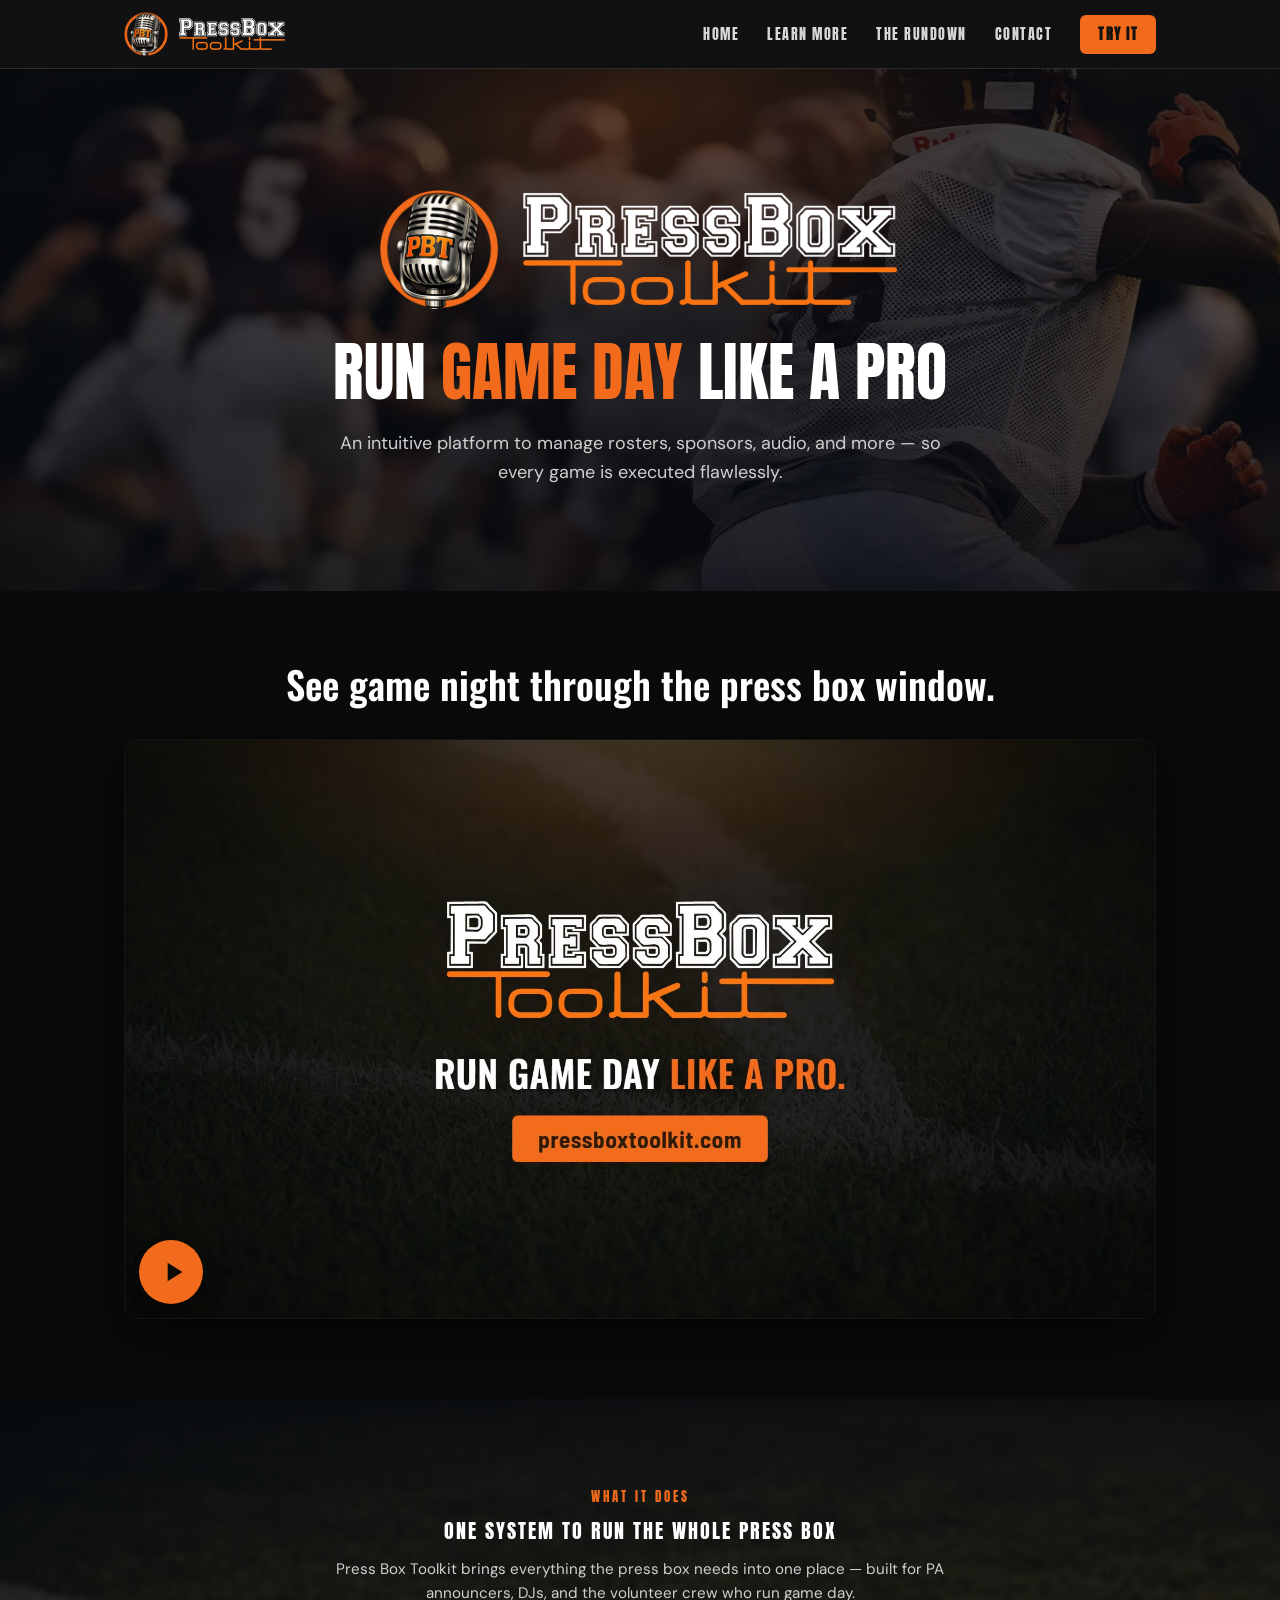
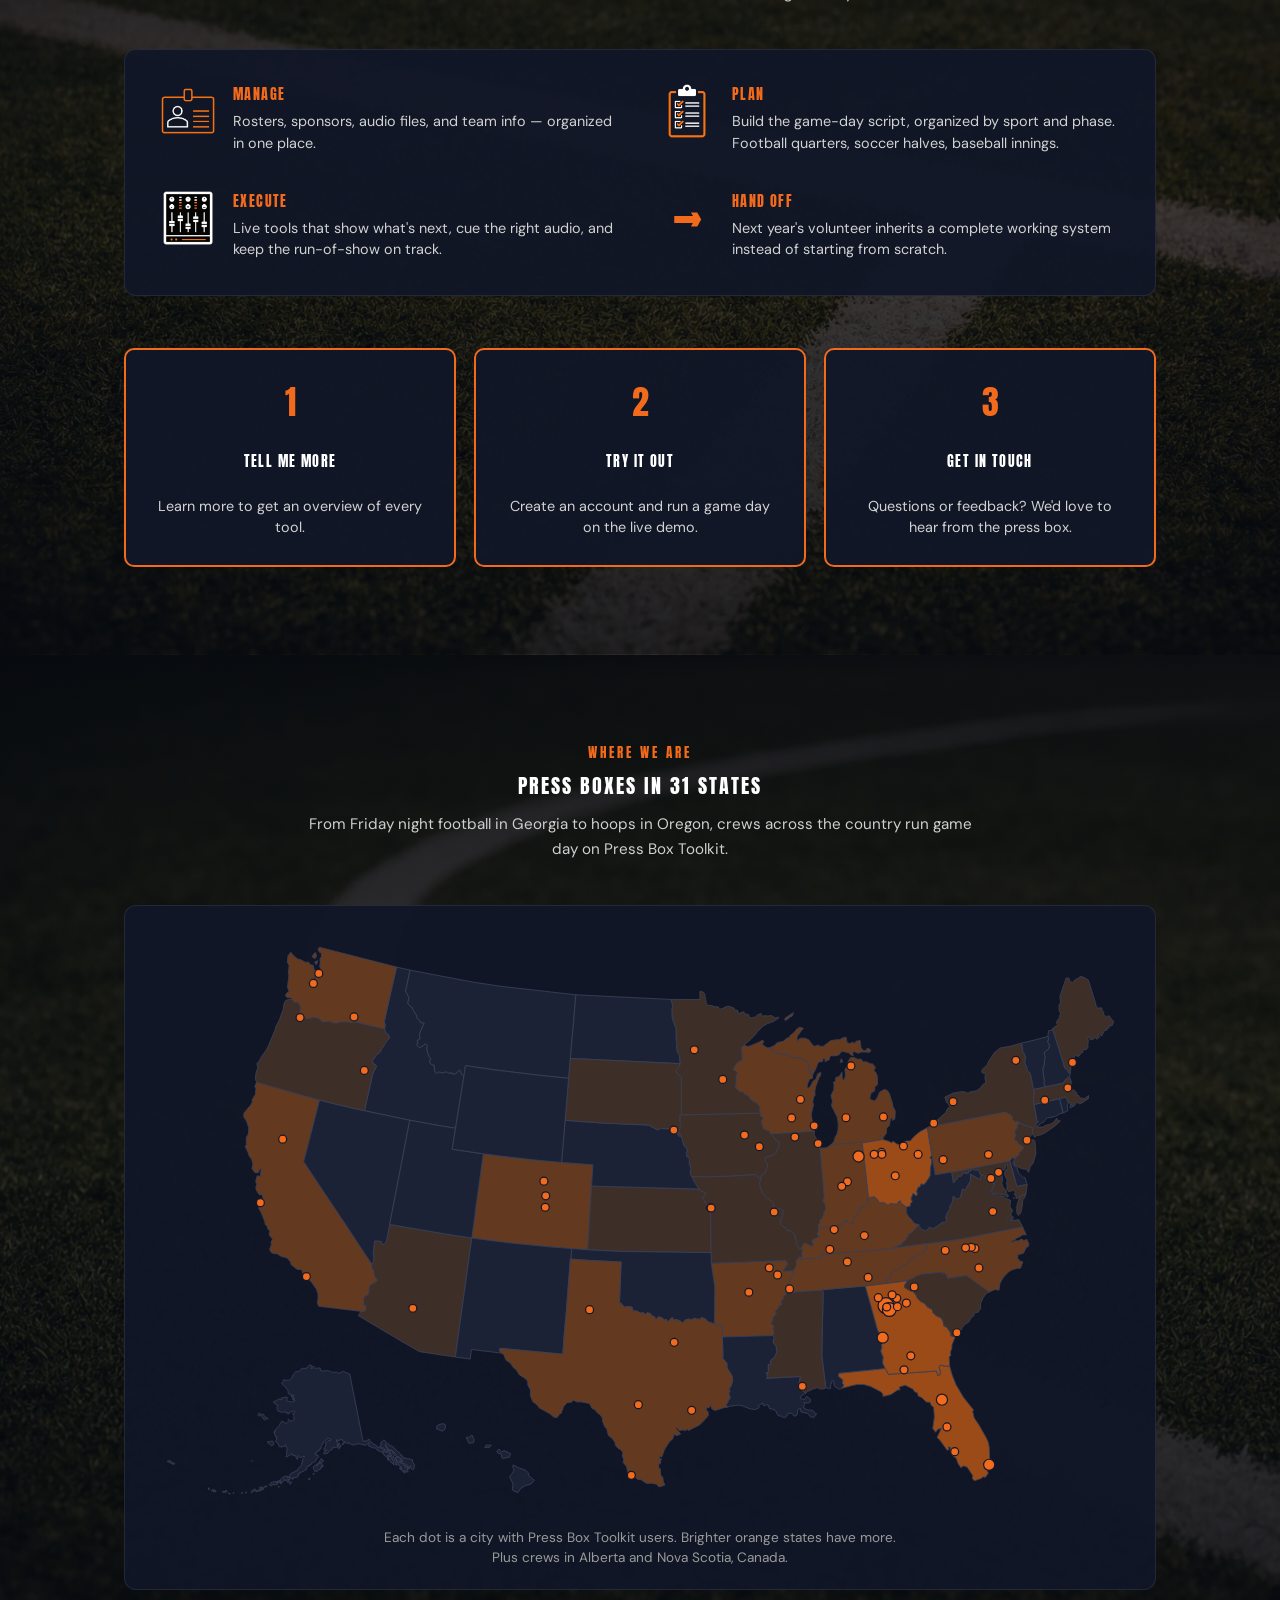
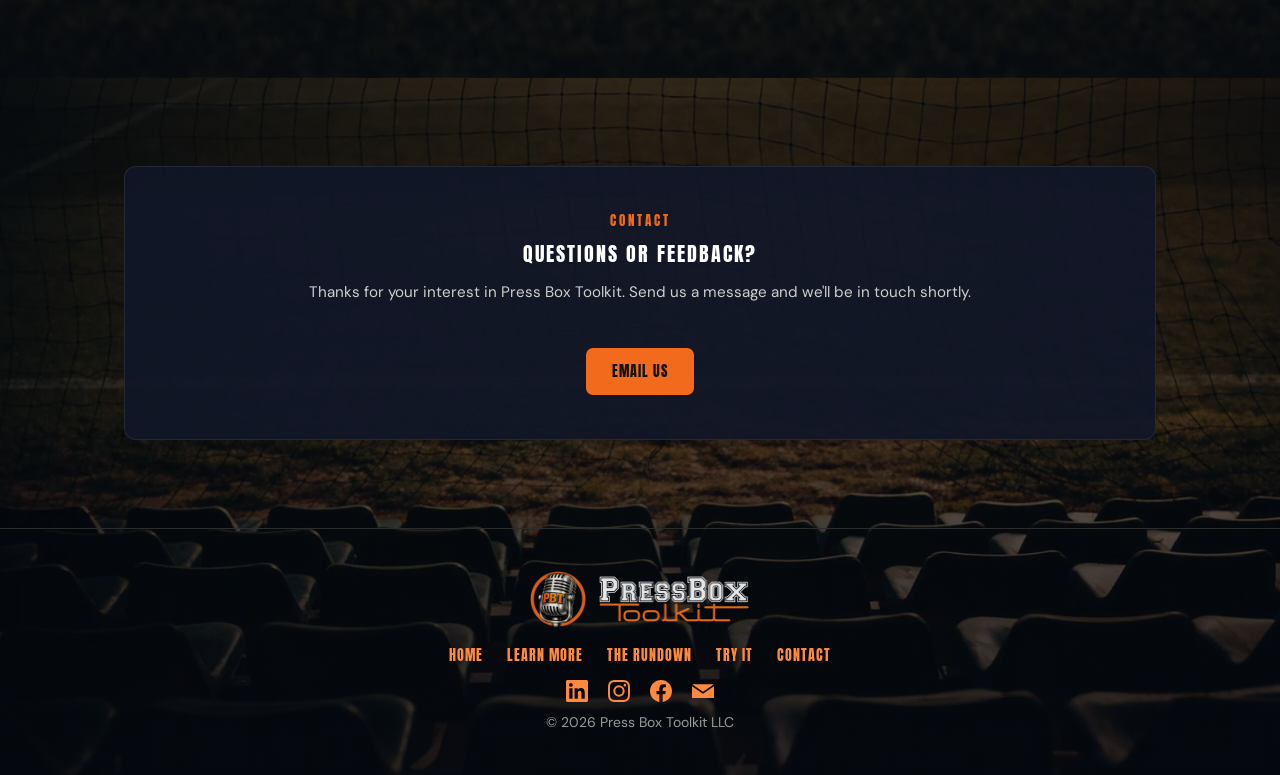
<file: index.html>
<!DOCTYPE html>
<html lang="en">
<head>
<meta charset="utf-8">
<meta name="viewport" content="width=device-width, initial-scale=1">
<title>Press Box Toolkit | Enhance Game Day Operations</title>
<meta name="description" content="Press Box Toolkit is the all-in-one platform for high school game-day operations: rosters, sponsors, scripts, and audio in one place. Streamline your press box.">
<meta property="og:title" content="Press Box Toolkit | Enhance Game Day Operations">
<meta property="og:description" content="The all-in-one platform for high school press box crews: rosters, sponsors, scripts, and audio in one place.">
<meta property="og:type" content="website">
<meta property="og:url" content="https://www.pressboxtoolkit.com">
<meta property="og:image" content="https://www.pressboxtoolkit.com/og-image.png">
<meta property="og:image:width" content="1200">
<meta property="og:image:height" content="630">
<meta property="og:image:alt" content="Press Box Toolkit logo">
<meta name="twitter:card" content="summary_large_image">
<meta name="twitter:image" content="https://www.pressboxtoolkit.com/og-image.png">
<link rel="canonical" href="https://www.pressboxtoolkit.com/">
<link rel="icon" href="public/PBT-favicon.png">
<link rel="preload" as="image" href="images/football.webp" type="image/webp">
<script type="application/ld+json">
{
  "@context": "https://schema.org",
  "@graph": [
    {
      "@type": "Organization",
      "@id": "https://www.pressboxtoolkit.com/#organization",
      "name": "Press Box Toolkit LLC",
      "url": "https://www.pressboxtoolkit.com/",
      "logo": "https://www.pressboxtoolkit.com/PBT-logo-black.png",
      "email": "info@pressboxtoolkit.com",
      "sameAs": [
        "https://www.linkedin.com/company/press-box-toolkit/",
        "https://www.instagram.com/pressboxtoolkit/",
        "https://www.facebook.com/profile.php?id=61593398079838"
      ]
    },
    {
      "@type": "WebSite",
      "@id": "https://www.pressboxtoolkit.com/#website",
      "url": "https://www.pressboxtoolkit.com/",
      "name": "Press Box Toolkit",
      "publisher": {"@id": "https://www.pressboxtoolkit.com/#organization"}
    },
    {
      "@type": "SoftwareApplication",
      "name": "Press Box Toolkit",
      "url": "https://app.pressboxtoolkit.com",
      "applicationCategory": "BusinessApplication",
      "operatingSystem": "Web browser",
      "description": "All-in-one platform for high school game-day operations: rosters, sponsors, game scripts, and audio in one place. Built for PA announcers, DJs, athletic directors, and volunteer press box crews.",
      "publisher": {"@id": "https://www.pressboxtoolkit.com/#organization"}
    }
  ]
}
</script>
<link rel="stylesheet" href="styles.css">
</head>
<body>

<!-- NAV -->
<header class="nav">
  <div class="wrap nav-inner">
    <a class="brand" href="index.html"><img class="nav-mic" src="images/pbt-mic.webp" alt=""><img class="nav-logo" src="PBT-logo-white-nav.png" alt="Press Box Toolkit"></a>
    <button class="nav-toggle" aria-label="Menu" onclick="document.getElementById('navlinks').classList.toggle('open')">☰</button>
    <nav class="nav-links" id="navlinks">
      <a href="index.html">Home</a>
      <a href="details.html">Learn More</a>
      <a href="rundown/">The Rundown</a>
      <a href="#contact">Contact</a>
      <a class="cta" href="https://app.pressboxtoolkit.com">Try It</a>
    </nav>
  </div>
</header>

<!-- HERO -->
<section class="hero photo-bg photo-hero-home">
  <div class="hero-brand">
    <img class="hero-mic" src="images/pbt-mic.webp" alt="">
    <img class="hero-logo" src="PBT-logo-white.png" alt="Press Box Toolkit">
  </div>
  <h1>Run <span class="accent">game day</span> like a pro</h1>
  <p class="sub">An intuitive platform to manage rosters, sponsors, audio, and more — so every game is executed flawlessly.</p>
</section>

<!-- BRAND VIDEO -->
<section class="brand-video" aria-labelledby="brand-video-title">
  <div class="wrap">
    <h2 id="brand-video-title">See game night through the press box window.</h2>
    <div class="video-frame">
      <video id="brand-video" playsinline preload="none" controls width="1920" height="1080"
        poster="images/PBT-Spot-16x9-poster.jpg"
        aria-label="Press Box Toolkit brand video, 30 seconds. Stadium lights come on over high school football, basketball, baseball, and soccer as the PA calls each moment, then a volunteer at the press box mic runs the night from the Press Box Toolkit run of show. Ends on the logo, Run game day like a pro, and pressboxtoolkit.com.">
        <source src="images/PBT-Spot-16x9-720.mp4" type="video/mp4" media="(max-width: 767px)">
        <source src="images/PBT-Spot-16x9-1080.webm" type="video/webm">
        <source src="images/PBT-Spot-16x9-1080.mp4" type="video/mp4">
      </video>
      <button class="video-play" type="button" aria-label="Play video" hidden>
        <svg viewBox="0 0 24 24" width="32" height="32" aria-hidden="true"><path d="M8 5v14l11-7z" fill="currentColor"/></svg>
      </button>
      <div class="video-controls" hidden>
        <button class="video-btn video-pause" type="button">Pause</button>
        <button class="video-btn video-sound" type="button">Sound off</button>
      </div>
    </div>
  </div>
</section>

<!-- WHAT IT DOES -->
<section class="section alt photo-bg photo-what-home">
  <div class="wrap">
    <p class="eyebrow">What it does</p>
    <h2>One system to run the whole press box</h2>
    <p class="lede">Press Box Toolkit brings everything the press box needs into one place — built for PA announcers, DJs, and the volunteer crew who run game day.</p>
    <div class="feature-panel">
      <div class="cards">
        <div class="card">
          <img class="card-ic" src="ic-player.png" alt="">
          <div><h3>Manage</h3><p>Rosters, sponsors, audio files, and team info — organized in one place.</p></div>
        </div>
        <div class="card">
          <img class="card-ic" src="ic-checklist.png" alt="">
          <div><h3>Plan</h3><p>Build the game-day script, organized by sport and phase. Football quarters, soccer halves, baseball innings.</p></div>
        </div>
        <div class="card">
          <img class="card-ic" src="ic-mixer.png" alt="">
          <div><h3>Execute</h3><p>Live tools that show what's next, cue the right audio, and keep the run-of-show on track.</p></div>
        </div>
        <div class="card">
          <div class="card-arrow">&rarr;</div>
          <div><h3>Hand Off</h3><p>Next year's volunteer inherits a complete working system instead of starting from scratch.</p></div>
        </div>
      </div>
    </div>
    <div class="trio">
      <a class="card" href="details.html">
        <div class="big">1</div>
        <h3>Tell Me More</h3>
        <p>Learn more to get an overview of every tool.</p>
      </a>
      <a class="card" href="https://app.pressboxtoolkit.com">
        <div class="big">2</div>
        <h3>Try It Out</h3>
        <p>Create an account and run a game day on the live demo.</p>
      </a>
      <a class="card" href="#contact">
        <div class="big">3</div>
        <h3>Get in Touch</h3>
        <p>Questions or feedback? We'd love to hear from the press box.</p>
      </a>
    </div>
  </div>
</section>

<!-- WHERE WE ARE (user map) -->
<section class="section alt photo-bg photo-users-home" id="where">
  <div class="wrap">
    <p class="eyebrow">Where we are</p>
    <h2>Press boxes in 31 states</h2>
    <p class="lede">From Friday night football in Georgia to hoops in Oregon, crews across the country run game day on Press Box Toolkit.</p>
  </div>
  <div class="wrap panel map-panel">
    <img src="images/user-map.svg" width="1031" height="612" loading="lazy" alt="Map of the United States with orange dots marking cities where Press Box Toolkit is used, concentrated in the Southeast and Midwest">
    <p class="map-caption">Each dot is a city with Press Box Toolkit users. Brighter orange states have more.<br>Plus crews in Alberta and Nova Scotia, Canada.</p>
  </div>
</section>

<!-- CONTACT -->
<section class="section alt photo-bg photo-contact-home has-foot" id="contact">
  <div class="wrap panel">
    <p class="eyebrow">Contact</p>
    <h2>Questions or feedback?</h2>
    <p class="lede">Thanks for your interest in Press Box Toolkit. Send us a message and we'll be in touch shortly.</p>
    <div style="text-align:center">
      <a class="btn btn-primary" href="mailto:info@pressboxtoolkit.com?subject=Press%20Box%20Toolkit%20inquiry">Email Us</a>
    </div>
  </div>

<!-- FOOTER -->
<footer class="foot">
  <div class="wrap">
    <div class="foot-brand"><img class="foot-mic" src="images/pbt-mic.webp" alt=""><img class="foot-logo" src="PBT-logo-white-foot.png" alt="Press Box Toolkit"></div>
    <div class="links">
      <a href="index.html">Home</a>
      <a href="details.html">Learn More</a>
      <a href="rundown/">The Rundown</a>
      <a href="https://app.pressboxtoolkit.com">Try It</a>
      <a href="mailto:info@pressboxtoolkit.com">Contact</a>
    </div>
    <div class="social">
      <a href="https://www.linkedin.com/company/press-box-toolkit/" target="_blank" rel="noopener" aria-label="Press Box Toolkit on LinkedIn"><svg width="22" height="22" viewBox="0 0 24 24" fill="currentColor" aria-hidden="true" xmlns="http://www.w3.org/2000/svg"><path d="M20.447 20.452h-3.554v-5.569c0-1.328-.027-3.037-1.852-3.037-1.853 0-2.136 1.445-2.136 2.939v5.667H9.351V9h3.414v1.561h.046c.477-.9 1.637-1.85 3.37-1.85 3.601 0 4.267 2.37 4.267 5.455v6.286zM5.337 7.433a2.062 2.062 0 1 1 0-4.124 2.062 2.062 0 0 1 0 4.124zM7.119 20.452H3.555V9h3.564v11.452zM22.225 0H1.771C.792 0 0 .774 0 1.729v20.542C0 23.227.792 24 1.771 24h20.451C23.2 24 24 23.227 24 22.271V1.729C24 .774 23.2 0 22.222 0h.003z"/></svg></a>
      <a href="https://www.instagram.com/pressboxtoolkit/" target="_blank" rel="noopener" aria-label="Press Box Toolkit on Instagram"><svg width="22" height="22" viewBox="0 0 24 24" fill="currentColor" aria-hidden="true" xmlns="http://www.w3.org/2000/svg"><path d="M12 2.163c3.204 0 3.584.012 4.85.07 3.252.148 4.771 1.691 4.919 4.919.058 1.265.069 1.645.069 4.849 0 3.205-.012 3.584-.069 4.849-.149 3.225-1.664 4.771-4.919 4.919-1.266.058-1.644.07-4.85.07-3.204 0-3.584-.012-4.849-.07-3.26-.149-4.771-1.699-4.919-4.92-.058-1.265-.07-1.644-.07-4.849 0-3.204.013-3.583.07-4.849.149-3.227 1.664-4.771 4.919-4.919 1.266-.057 1.645-.069 4.849-.069zm0-2.163c-3.259 0-3.667.014-4.947.072-4.358.2-6.78 2.618-6.98 6.98-.059 1.281-.073 1.689-.073 4.948 0 3.259.014 3.668.072 4.948.2 4.358 2.618 6.78 6.98 6.98 1.281.058 1.689.072 4.948.072 3.259 0 3.668-.014 4.948-.072 4.354-.2 6.782-2.618 6.979-6.98.059-1.28.073-1.689.073-4.948 0-3.259-.014-3.667-.072-4.947-.196-4.354-2.617-6.78-6.979-6.98-1.281-.059-1.69-.073-4.949-.073zm0 5.838a6.162 6.162 0 1 0 0 12.324 6.162 6.162 0 0 0 0-12.324zM12 16a4 4 0 1 1 0-8 4 4 0 0 1 0 8zm6.406-11.845a1.44 1.44 0 1 0 0 2.881 1.44 1.44 0 0 0 0-2.881z"/></svg></a>
      <a href="https://www.facebook.com/profile.php?id=61593398079838" target="_blank" rel="noopener" aria-label="Press Box Toolkit on Facebook"><svg width="22" height="22" viewBox="0 0 24 24" fill="currentColor" aria-hidden="true" xmlns="http://www.w3.org/2000/svg"><path d="M24 12.073c0-6.627-5.373-12-12-12s-12 5.373-12 12c0 5.99 4.388 10.954 10.125 11.854v-8.385H7.078v-3.47h3.047V9.43c0-3.007 1.792-4.669 4.533-4.669 1.312 0 2.686.235 2.686.235v2.953H15.83c-1.491 0-1.956.925-1.956 1.874v2.25h3.328l-.532 3.47h-2.796v8.385C19.612 23.027 24 18.062 24 12.073z"/></svg></a>
      <a href="mailto:info@pressboxtoolkit.com" aria-label="Email Press Box Toolkit"><svg width="22" height="22" viewBox="0 0 24 24" fill="currentColor" aria-hidden="true" xmlns="http://www.w3.org/2000/svg"><path d="M12 12.713L.015 4.5h23.97L12 12.713zM12 15.13L0 6.916V19.5h24V6.916L12 15.13z"/></svg></a>
    </div>
    <p class="small" style="margin-top:10px">© 2026 Press Box Toolkit LLC</p>
  </div>
</footer>
</section>

<!-- Lazy-load below-the-fold photo backgrounds (heroes load eagerly via CSS) -->
<script>
(function(){
  var els=document.querySelectorAll('.photo-bg:not(.hero)');
  function ready(el){el.classList.add('bg-ready')}
  if(!('IntersectionObserver' in window)){els.forEach(ready);return}
  var io=new IntersectionObserver(function(entries){
    entries.forEach(function(e){
      if(e.isIntersecting){ready(e.target);io.unobserve(e.target)}
    });
  },{rootMargin:'300px 0px'});
  els.forEach(function(el){io.observe(el)});
})();
</script>

<!-- Brand video: nothing loads or plays until the viewer presses play.
     It plays once with sound, then resets to the poster so it can be played again. -->
<script>
(function(){
  var v=document.getElementById('brand-video');
  if(!v)return;
  var frame=v.parentNode,
      playBtn=frame.querySelector('.video-play'),
      controls=frame.querySelector('.video-controls'),
      pauseBtn=frame.querySelector('.video-pause'),
      soundBtn=frame.querySelector('.video-sound');

  function sync(){
    playBtn.hidden=!v.paused;
    controls.hidden=v.paused; // Pause and Sound only show while playing
  }

  v.controls=false; // native controls are only the no-JS fallback
  playBtn.hidden=false;

  v.addEventListener('play',sync);
  v.addEventListener('pause',sync);
  // back to the poster at the end, ready to play again
  v.addEventListener('ended',function(){
    var hadFocus=frame.contains(document.activeElement);
    v.load();
    sync();
    if(hadFocus)playBtn.focus();
  });

  playBtn.addEventListener('click',function(){
    var p=v.play();if(p&&p.catch)p.catch(sync);
    controls.hidden=false;playBtn.hidden=true;pauseBtn.focus();
  });
  pauseBtn.addEventListener('click',function(){v.pause();sync();playBtn.focus()});
  soundBtn.addEventListener('click',function(){
    v.muted=!v.muted;
    soundBtn.textContent=v.muted?'Sound on':'Sound off';
  });
})();
</script>

<!-- Cloudflare Web Analytics --><script type='module' src='https://static.cloudflareinsights.com/beacon.min.js' data-cf-beacon='{"token": "b8021b3f15eb4852a999a859407222bf"}'></script><!-- End Cloudflare Web Analytics -->
</body>
</html>
</file>
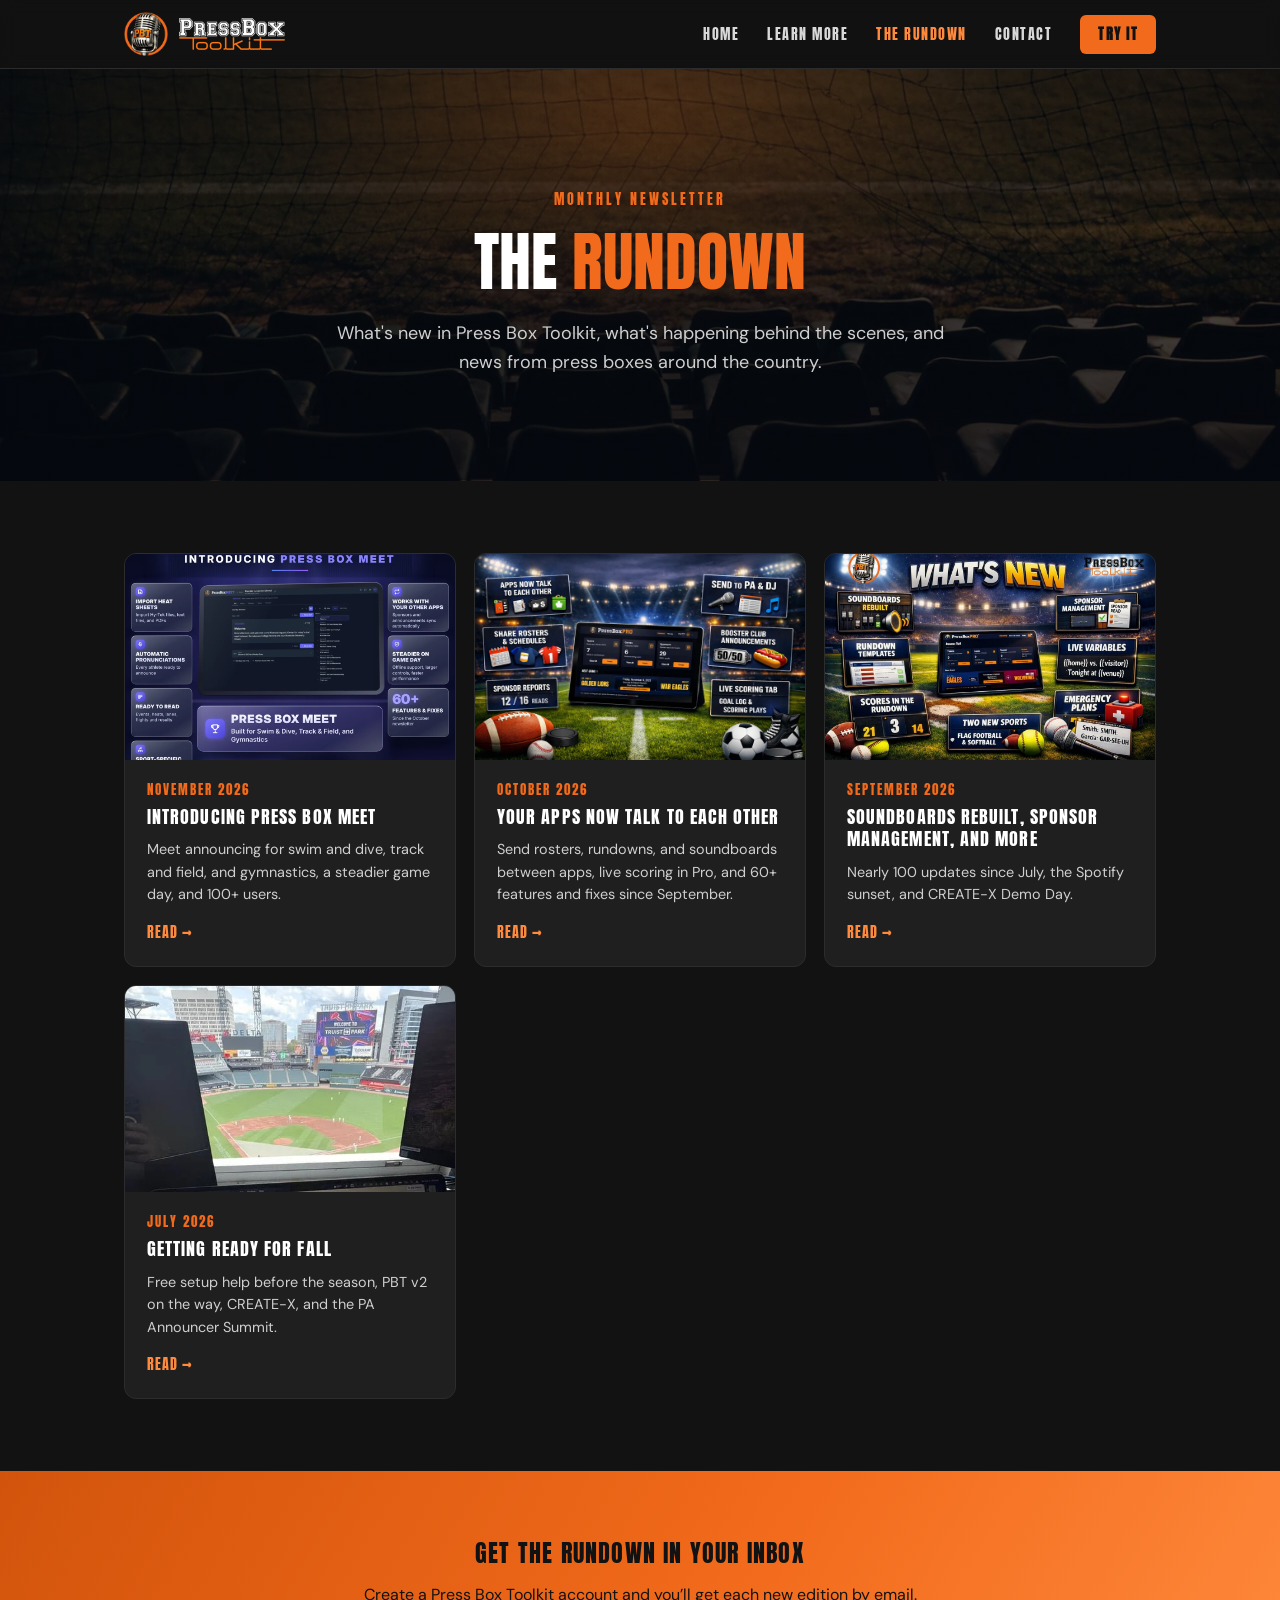
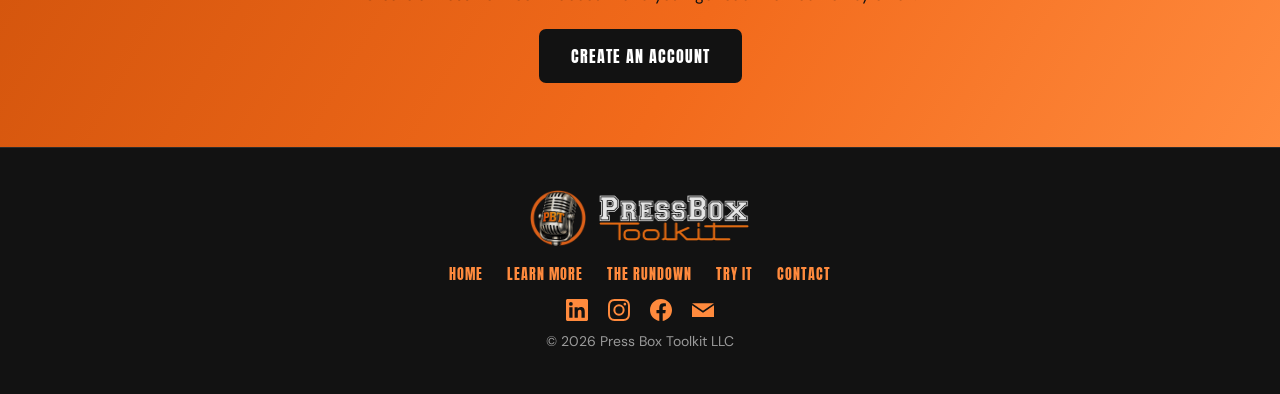
<file: rundown/index.html>
<!DOCTYPE html>
<html lang="en">
<head>
<meta charset="utf-8">
<meta name="viewport" content="width=device-width, initial-scale=1">
<title>The Rundown | Monthly Newsletter | Press Box Toolkit</title>
<meta name="description" content="The Rundown is the monthly newsletter from Press Box Toolkit: new features, game-day tips, and news from the press box for PA announcers, DJs, and athletic directors.">
<meta property="og:title" content="The Rundown | Monthly news from Press Box Toolkit">
<meta property="og:description" content="New features, game-day tips, and news from the press box for PA announcers, DJs, and athletic directors.">
<meta property="og:type" content="website">
<meta property="og:url" content="https://www.pressboxtoolkit.com/rundown/">
<meta property="og:image" content="https://www.pressboxtoolkit.com/images/rundown/og.jpg">
<meta property="og:image:width" content="1200">
<meta property="og:image:height" content="630">
<meta property="og:image:alt" content="The Rundown, the monthly newsletter from Press Box Toolkit">
<meta name="twitter:card" content="summary_large_image">
<meta name="twitter:image" content="https://www.pressboxtoolkit.com/images/rundown/og.jpg">
<link rel="canonical" href="https://www.pressboxtoolkit.com/rundown/">
<link rel="icon" href="/public/PBT-favicon.png">
<link rel="preload" as="image" href="/images/empty-seats.webp" type="image/webp">
<link rel="stylesheet" href="/styles.css">
</head>
<body>

<!-- NAV -->
<header class="nav">
  <div class="wrap nav-inner">
    <a class="brand" href="/"><img class="nav-mic" src="/images/pbt-mic.webp" alt=""><img class="nav-logo" src="/PBT-logo-white-nav.png" alt="Press Box Toolkit"></a>
    <button class="nav-toggle" aria-label="Menu" onclick="document.getElementById('navlinks').classList.toggle('open')">☰</button>
    <nav class="nav-links" id="navlinks">
      <a href="/">Home</a>
      <a href="/details.html">Learn More</a>
      <a href="/rundown/" aria-current="page">The Rundown</a>
      <a href="/#contact">Contact</a>
      <a class="cta" href="https://app.pressboxtoolkit.com">Try It</a>
    </nav>
  </div>
</header>

<!-- HERO -->
<section class="hero photo-bg photo-hero-rundown">
  <p class="masthead">Monthly newsletter</p>
  <h1>The <span class="accent">Rundown</span></h1>
  <p class="sub">What's new in Press Box Toolkit, what's happening behind the scenes, and news from press boxes around the country.</p>
</section>

<!-- EDITIONS (newest first) -->
<section class="section">
  <div class="wrap">
    <div class="editions">
      <a class="edition-card" href="/rundown/2026-11/">
        <img src="/images/rundown/2026-11/meet-launch.webp" width="1200" height="1200" alt="" style="object-position:center 40%">
        <div class="body">
          <p class="date">November 2026</p>
          <h2>Introducing Press Box MEET</h2>
          <p>Meet announcing for swim and dive, track and field, and gymnastics, a steadier game day, and 100+ users.</p>
          <span class="more">Read &rarr;</span>
        </div>
      </a>
      <a class="edition-card" href="/rundown/2026-10/">
        <img src="/images/rundown/2026-10/whats-new.webp" width="1600" height="1066" alt="">
        <div class="body">
          <p class="date">October 2026</p>
          <h2>Your apps now talk to each other</h2>
          <p>Send rosters, rundowns, and soundboards between apps, live scoring in Pro, and 60+ features and fixes since September.</p>
          <span class="more">Read &rarr;</span>
        </div>
      </a>
      <a class="edition-card" href="/rundown/2026-09/">
        <img src="/images/rundown/2026-09/whats-new.webp" width="1120" height="746" alt="">
        <div class="body">
          <p class="date">September 2026</p>
          <h2>Soundboards rebuilt, sponsor management, and more</h2>
          <p>Nearly 100 updates since July, the Spotify sunset, and CREATE-X Demo Day.</p>
          <span class="more">Read &rarr;</span>
        </div>
      </a>
      <a class="edition-card" href="/rundown/2026-07/">
        <img src="/images/rundown/2026-07/truist-park.webp" width="520" height="924" alt="" style="object-position:center 30%">
        <div class="body">
          <p class="date">July 2026</p>
          <h2>Getting ready for fall</h2>
          <p>Free setup help before the season, PBT v2 on the way, CREATE-X, and the PA Announcer Summit.</p>
          <span class="more">Read &rarr;</span>
        </div>
      </a>
    </div>
  </div>
</section>

<!-- SUBSCRIBE + FOOTER -->
<section class="cta-band">
  <h2>Get The Rundown in your inbox</h2>
  <p>Create a Press Box Toolkit account and you&rsquo;ll get each new edition by email.</p>
  <a class="btn btn-dark" href="https://app.pressboxtoolkit.com">Create an Account</a>
</section>

<footer class="foot">
  <div class="wrap">
    <div class="foot-brand"><img class="foot-mic" src="/images/pbt-mic.webp" alt=""><img class="foot-logo" src="/PBT-logo-white-foot.png" alt="Press Box Toolkit"></div>
    <div class="links">
      <a href="/">Home</a>
      <a href="/details.html">Learn More</a>
      <a href="/rundown/">The Rundown</a>
      <a href="https://app.pressboxtoolkit.com">Try It</a>
      <a href="mailto:info@pressboxtoolkit.com">Contact</a>
    </div>
    <div class="social">
      <a href="https://www.linkedin.com/company/press-box-toolkit/" target="_blank" rel="noopener" aria-label="Press Box Toolkit on LinkedIn"><svg width="22" height="22" viewBox="0 0 24 24" fill="currentColor" aria-hidden="true" xmlns="http://www.w3.org/2000/svg"><path d="M20.447 20.452h-3.554v-5.569c0-1.328-.027-3.037-1.852-3.037-1.853 0-2.136 1.445-2.136 2.939v5.667H9.351V9h3.414v1.561h.046c.477-.9 1.637-1.85 3.37-1.85 3.601 0 4.267 2.37 4.267 5.455v6.286zM5.337 7.433a2.062 2.062 0 1 1 0-4.124 2.062 2.062 0 0 1 0 4.124zM7.119 20.452H3.555V9h3.564v11.452zM22.225 0H1.771C.792 0 0 .774 0 1.729v20.542C0 23.227.792 24 1.771 24h20.451C23.2 24 24 23.227 24 22.271V1.729C24 .774 23.2 0 22.222 0h.003z"/></svg></a>
      <a href="https://www.instagram.com/pressboxtoolkit/" target="_blank" rel="noopener" aria-label="Press Box Toolkit on Instagram"><svg width="22" height="22" viewBox="0 0 24 24" fill="currentColor" aria-hidden="true" xmlns="http://www.w3.org/2000/svg"><path d="M12 2.163c3.204 0 3.584.012 4.85.07 3.252.148 4.771 1.691 4.919 4.919.058 1.265.069 1.645.069 4.849 0 3.205-.012 3.584-.069 4.849-.149 3.225-1.664 4.771-4.919 4.919-1.266.058-1.644.07-4.85.07-3.204 0-3.584-.012-4.849-.07-3.26-.149-4.771-1.699-4.919-4.92-.058-1.265-.07-1.644-.07-4.849 0-3.204.013-3.583.07-4.849.149-3.227 1.664-4.771 4.919-4.919 1.266-.057 1.645-.069 4.849-.069zm0-2.163c-3.259 0-3.667.014-4.947.072-4.358.2-6.78 2.618-6.98 6.98-.059 1.281-.073 1.689-.073 4.948 0 3.259.014 3.668.072 4.948.2 4.358 2.618 6.78 6.98 6.98 1.281.058 1.689.072 4.948.072 3.259 0 3.668-.014 4.948-.072 4.354-.2 6.782-2.618 6.979-6.98.059-1.28.073-1.689.073-4.948 0-3.259-.014-3.667-.072-4.947-.196-4.354-2.617-6.78-6.979-6.98-1.281-.059-1.69-.073-4.949-.073zm0 5.838a6.162 6.162 0 1 0 0 12.324 6.162 6.162 0 0 0 0-12.324zM12 16a4 4 0 1 1 0-8 4 4 0 0 1 0 8zm6.406-11.845a1.44 1.44 0 1 0 0 2.881 1.44 1.44 0 0 0 0-2.881z"/></svg></a>
      <a href="https://www.facebook.com/profile.php?id=61593398079838" target="_blank" rel="noopener" aria-label="Press Box Toolkit on Facebook"><svg width="22" height="22" viewBox="0 0 24 24" fill="currentColor" aria-hidden="true" xmlns="http://www.w3.org/2000/svg"><path d="M24 12.073c0-6.627-5.373-12-12-12s-12 5.373-12 12c0 5.99 4.388 10.954 10.125 11.854v-8.385H7.078v-3.47h3.047V9.43c0-3.007 1.792-4.669 4.533-4.669 1.312 0 2.686.235 2.686.235v2.953H15.83c-1.491 0-1.956.925-1.956 1.874v2.25h3.328l-.532 3.47h-2.796v8.385C19.612 23.027 24 18.062 24 12.073z"/></svg></a>
      <a href="mailto:info@pressboxtoolkit.com" aria-label="Email Press Box Toolkit"><svg width="22" height="22" viewBox="0 0 24 24" fill="currentColor" aria-hidden="true" xmlns="http://www.w3.org/2000/svg"><path d="M12 12.713L.015 4.5h23.97L12 12.713zM12 15.13L0 6.916V19.5h24V6.916L12 15.13z"/></svg></a>
    </div>
    <p class="small" style="margin-top:10px">© 2026 Press Box Toolkit LLC</p>
  </div>
</footer>

<!-- Cloudflare Web Analytics --><script type='module' src='https://static.cloudflareinsights.com/beacon.min.js' data-cf-beacon='{"token": "b8021b3f15eb4852a999a859407222bf"}'></script><!-- End Cloudflare Web Analytics -->
</body>
</html>
</file>
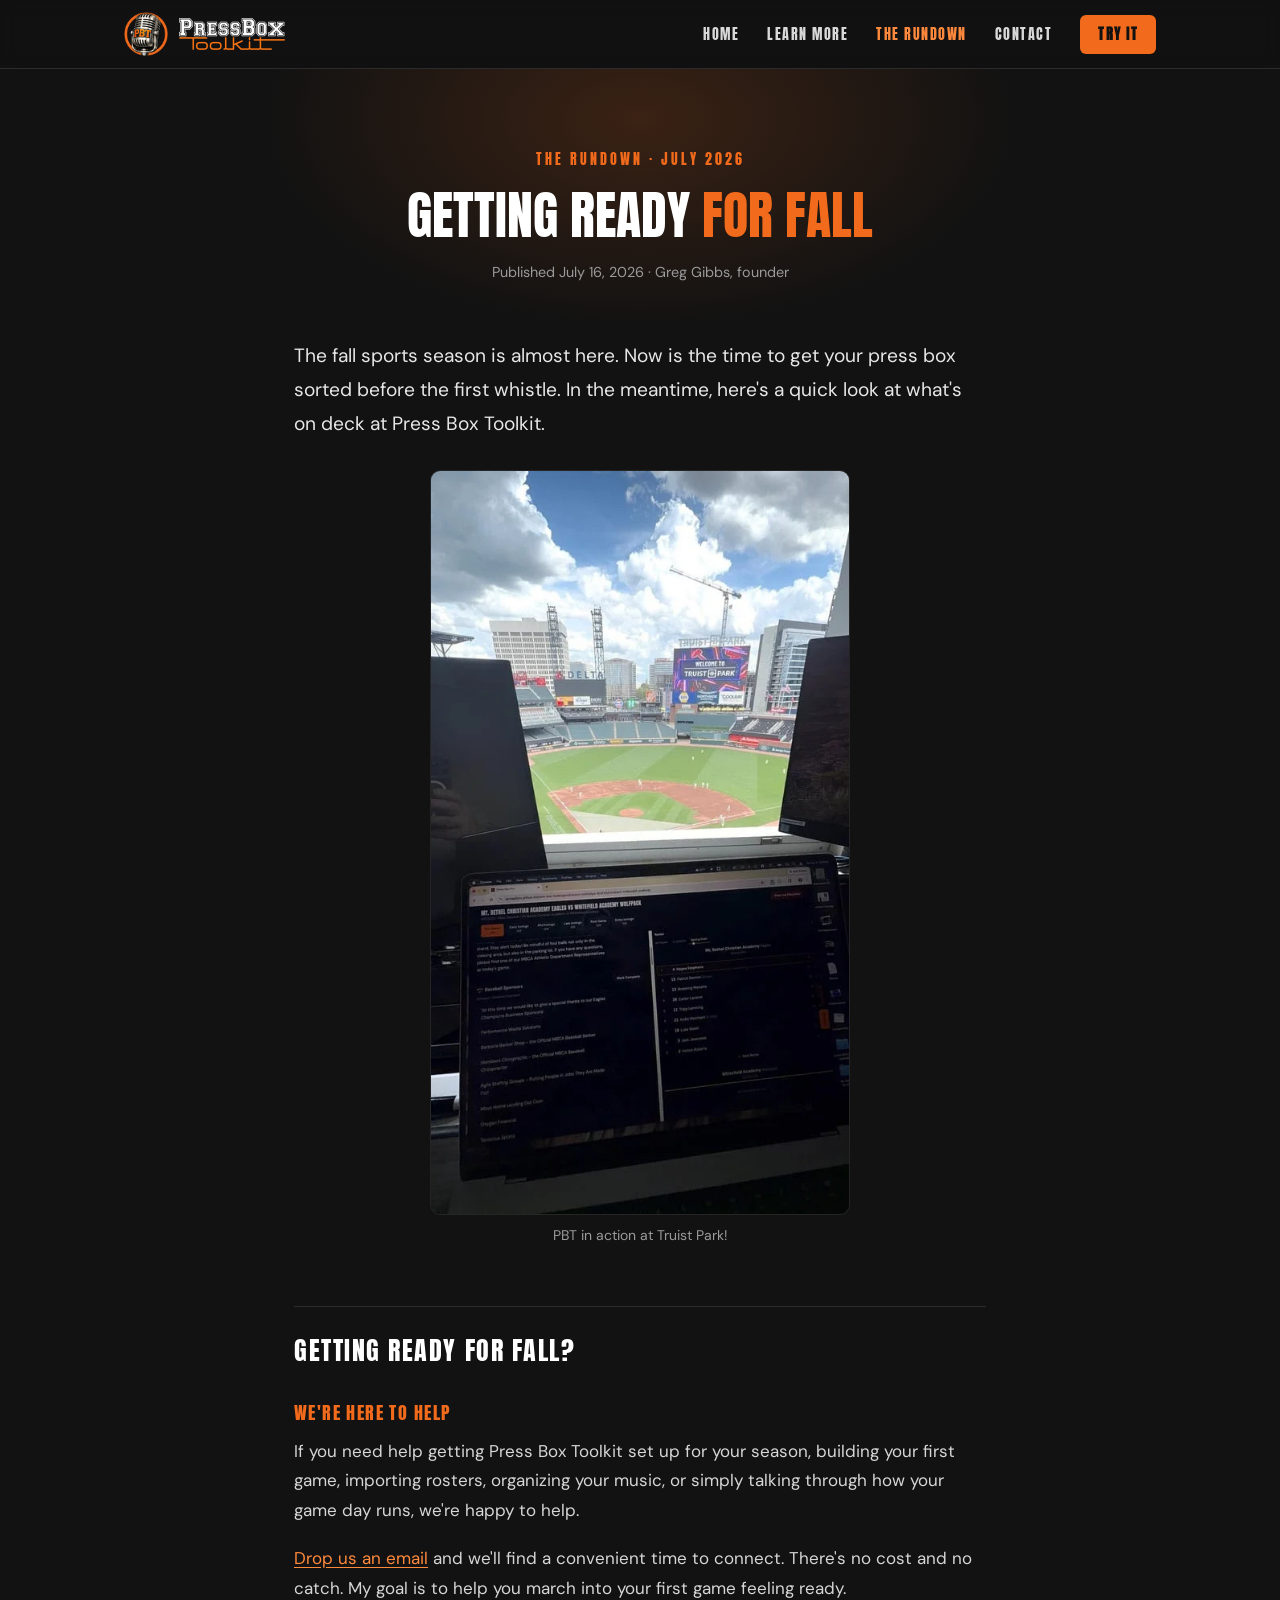
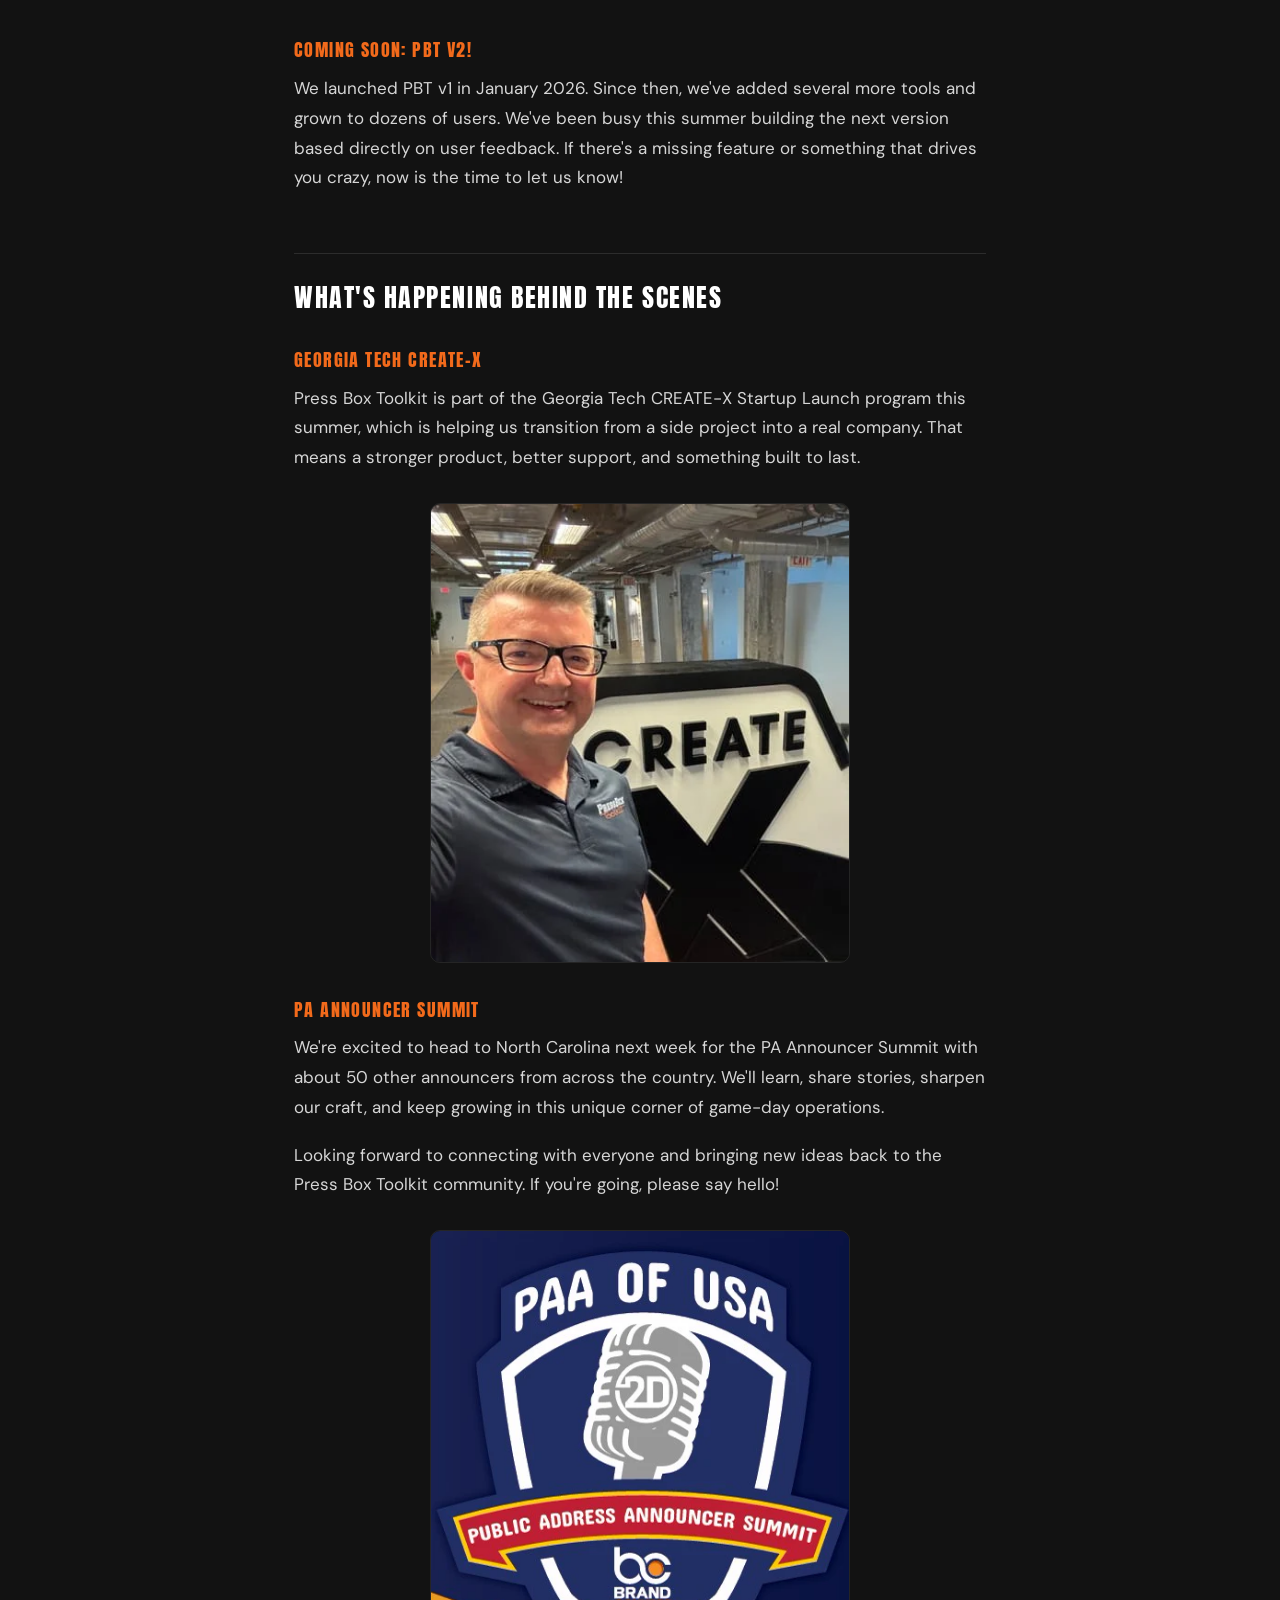
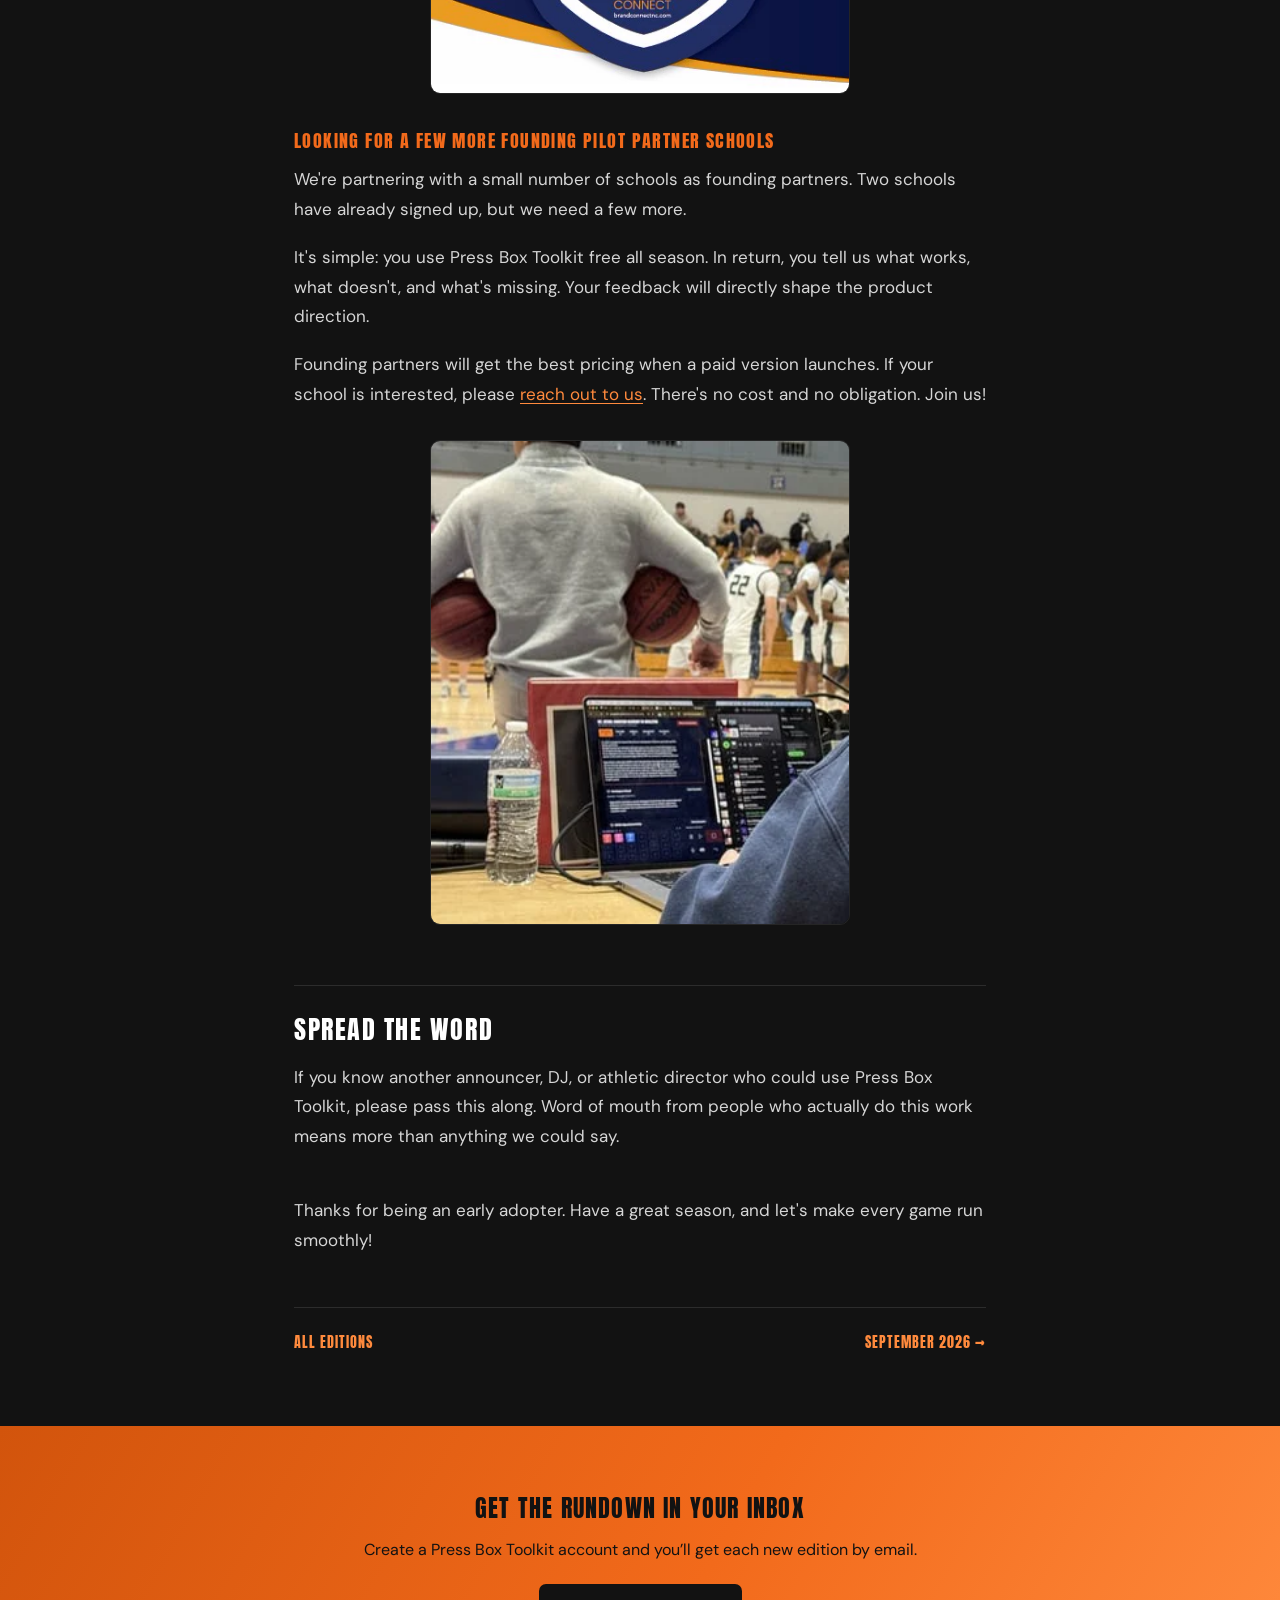
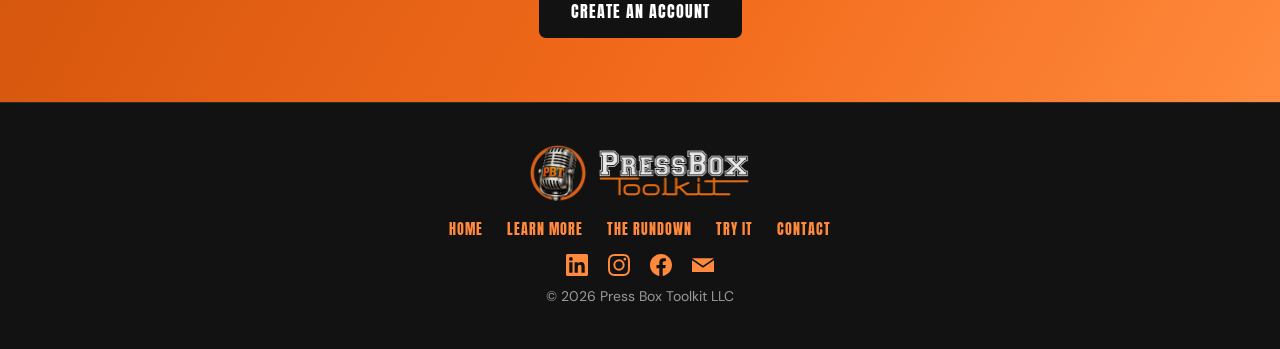
<file: rundown/2026-07/index.html>
<!DOCTYPE html>
<html lang="en">
<head>
<meta charset="utf-8">
<meta name="viewport" content="width=device-width, initial-scale=1">
<title>Getting Ready for Fall | The Rundown, July 2026 | Press Box Toolkit</title>
<meta name="description" content="The July 2026 Rundown: free setup help before the fall season, PBT v2 on the way, Georgia Tech CREATE-X, the PA Announcer Summit, and founding pilot partner schools.">
<meta property="og:title" content="The Rundown, July 2026: Getting ready for fall">
<meta property="og:description" content="Free setup help before the fall season, PBT v2 on the way, Georgia Tech CREATE-X, and the PA Announcer Summit.">
<meta property="og:type" content="article">
<meta property="og:url" content="https://www.pressboxtoolkit.com/rundown/2026-07/">
<meta property="og:image" content="https://www.pressboxtoolkit.com/images/rundown/2026-07/og.jpg">
<meta property="og:image:width" content="1200">
<meta property="og:image:height" content="630">
<meta property="og:image:alt" content="The Rundown, July 2026, from Press Box Toolkit">
<meta property="article:published_time" content="2026-07-16">
<meta name="twitter:card" content="summary_large_image">
<meta name="twitter:image" content="https://www.pressboxtoolkit.com/images/rundown/2026-07/og.jpg">
<link rel="canonical" href="https://www.pressboxtoolkit.com/rundown/2026-07/">
<link rel="icon" href="/public/PBT-favicon.png">
<script type="application/ld+json">
{
  "@context": "https://schema.org",
  "@type": "Article",
  "headline": "Getting ready for fall",
  "alternativeHeadline": "The Rundown, July 2026",
  "datePublished": "2026-07-16",
  "image": "https://www.pressboxtoolkit.com/images/rundown/2026-07/og.jpg",
  "url": "https://www.pressboxtoolkit.com/rundown/2026-07/",
  "author": {"@type": "Person", "name": "Greg Gibbs"},
  "publisher": {"@type": "Organization", "name": "Press Box Toolkit LLC", "url": "https://www.pressboxtoolkit.com/", "logo": "https://www.pressboxtoolkit.com/PBT-logo-black.png"},
  "isPartOf": {"@type": "Periodical", "name": "The Rundown", "url": "https://www.pressboxtoolkit.com/rundown/"}
}
</script>
<link rel="stylesheet" href="/styles.css">
</head>
<body>

<!-- NAV -->
<header class="nav">
  <div class="wrap nav-inner">
    <a class="brand" href="/"><img class="nav-mic" src="/images/pbt-mic.webp" alt=""><img class="nav-logo" src="/PBT-logo-white-nav.png" alt="Press Box Toolkit"></a>
    <button class="nav-toggle" aria-label="Menu" onclick="document.getElementById('navlinks').classList.toggle('open')">☰</button>
    <nav class="nav-links" id="navlinks">
      <a href="/">Home</a>
      <a href="/details.html">Learn More</a>
      <a href="/rundown/" aria-current="page">The Rundown</a>
      <a href="/#contact">Contact</a>
      <a class="cta" href="https://app.pressboxtoolkit.com">Try It</a>
    </nav>
  </div>
</header>

<!-- HERO -->
<section class="hero edition-hero">
  <p class="masthead"><a href="/rundown/">The Rundown</a> · July 2026</p>
  <h1>Getting ready <span class="accent">for fall</span></h1>
  <p class="meta">Published July 16, 2026 · Greg Gibbs, founder</p>
</section>

<article class="article">
  <p class="intro">The fall sports season is almost here. Now is the time to get your press box sorted before the first whistle. In the meantime, here's a quick look at what's on deck at Press Box Toolkit.</p>
  <figure class="narrow">
    <img src="/images/rundown/2026-07/truist-park.webp" width="520" height="924" alt="Press Box Toolkit running on a laptop in the press box at Truist Park, with the baseball field and the Welcome to Truist Park scoreboard in view">
    <figcaption>PBT in action at Truist Park!</figcaption>
  </figure>

  <h2 id="getting-ready">Getting ready for fall?</h2>

  <h3 id="here-to-help">We're here to help</h3>
  <p>If you need help getting Press Box Toolkit set up for your season, building your first game, importing rosters, organizing your music, or simply talking through how your game day runs, we're happy to help.</p>
  <p><a href="mailto:info@pressboxtoolkit.com">Drop us an email</a> and we'll find a convenient time to connect. There's no cost and no catch. My goal is to help you march into your first game feeling ready.</p>

  <h3 id="pbt-v2">Coming soon: PBT v2!</h3>
  <p>We launched PBT v1 in January 2026. Since then, we've added several more tools and grown to dozens of users. We've been busy this summer building the next version based directly on user feedback. If there's a missing feature or something that drives you crazy, now is the time to let us know!</p>

  <h2 id="behind-the-scenes">What's happening behind the scenes</h2>

  <h3 id="create-x">Georgia Tech CREATE-X</h3>
  <p>Press Box Toolkit is part of the Georgia Tech CREATE-X Startup Launch program this summer, which is helping us transition from a side project into a real company. That means a stronger product, better support, and something built to last.</p>
  <figure class="narrow">
    <img src="/images/rundown/create-x.webp" width="400" height="438" loading="lazy" alt="Greg Gibbs smiling in front of the CREATE-X sign at Georgia Tech">
  </figure>

  <h3 id="paa-summit">PA Announcer Summit</h3>
  <p>We're excited to head to North Carolina next week for the PA Announcer Summit with about 50 other announcers from across the country. We'll learn, share stories, sharpen our craft, and keep growing in this unique corner of game-day operations.</p>
  <p>Looking forward to connecting with everyone and bringing new ideas back to the Press Box Toolkit community. If you're going, please say hello!</p>
  <figure class="narrow">
    <img src="/images/rundown/2026-07/paa-summit.webp" width="454" height="502" loading="lazy" alt="PAA of USA Public Address Announcer Summit logo">
  </figure>

  <h3 id="pilot-partners">Looking for a few more founding pilot partner schools</h3>
  <p>We're partnering with a small number of schools as founding partners. Two schools have already signed up, but we need a few more.</p>
  <p>It's simple: you use Press Box Toolkit free all season. In return, you tell us what works, what doesn't, and what's missing. Your feedback will directly shape the product direction.</p>
  <p>Founding partners will get the best pricing when a paid version launches. If your school is interested, please <a href="mailto:info@pressboxtoolkit.com?subject=Founding%20pilot%20partner%20school">reach out to us</a>. There's no cost and no obligation. Join us!</p>
  <figure class="narrow">
    <img src="/images/rundown/courtside.webp" width="320" height="370" loading="lazy" alt="Press Box Toolkit running on a laptop at the scorer's table during a high school basketball game">
  </figure>

  <h2 id="spread-the-word">Spread the word</h2>
  <p>If you know another announcer, DJ, or athletic director who could use Press Box Toolkit, please pass this along. Word of mouth from people who actually do this work means more than anything we could say.</p>
  <p class="signoff">Thanks for being an early adopter. Have a great season, and let's make every game run smoothly!</p>

  <nav class="edition-nav" aria-label="More editions">
    <a class="prev" href="/rundown/">All editions</a>
    <a class="next" href="/rundown/2026-09/">September 2026 &rarr;</a>
  </nav>
</article>

<!-- SUBSCRIBE + FOOTER -->
<section class="cta-band">
  <h2>Get The Rundown in your inbox</h2>
  <p>Create a Press Box Toolkit account and you&rsquo;ll get each new edition by email.</p>
  <a class="btn btn-dark" href="https://app.pressboxtoolkit.com">Create an Account</a>
</section>

<footer class="foot">
  <div class="wrap">
    <div class="foot-brand"><img class="foot-mic" src="/images/pbt-mic.webp" alt=""><img class="foot-logo" src="/PBT-logo-white-foot.png" alt="Press Box Toolkit"></div>
    <div class="links">
      <a href="/">Home</a>
      <a href="/details.html">Learn More</a>
      <a href="/rundown/">The Rundown</a>
      <a href="https://app.pressboxtoolkit.com">Try It</a>
      <a href="mailto:info@pressboxtoolkit.com">Contact</a>
    </div>
    <div class="social">
      <a href="https://www.linkedin.com/company/press-box-toolkit/" target="_blank" rel="noopener" aria-label="Press Box Toolkit on LinkedIn"><svg width="22" height="22" viewBox="0 0 24 24" fill="currentColor" aria-hidden="true" xmlns="http://www.w3.org/2000/svg"><path d="M20.447 20.452h-3.554v-5.569c0-1.328-.027-3.037-1.852-3.037-1.853 0-2.136 1.445-2.136 2.939v5.667H9.351V9h3.414v1.561h.046c.477-.9 1.637-1.85 3.37-1.85 3.601 0 4.267 2.37 4.267 5.455v6.286zM5.337 7.433a2.062 2.062 0 1 1 0-4.124 2.062 2.062 0 0 1 0 4.124zM7.119 20.452H3.555V9h3.564v11.452zM22.225 0H1.771C.792 0 0 .774 0 1.729v20.542C0 23.227.792 24 1.771 24h20.451C23.2 24 24 23.227 24 22.271V1.729C24 .774 23.2 0 22.222 0h.003z"/></svg></a>
      <a href="https://www.instagram.com/pressboxtoolkit/" target="_blank" rel="noopener" aria-label="Press Box Toolkit on Instagram"><svg width="22" height="22" viewBox="0 0 24 24" fill="currentColor" aria-hidden="true" xmlns="http://www.w3.org/2000/svg"><path d="M12 2.163c3.204 0 3.584.012 4.85.07 3.252.148 4.771 1.691 4.919 4.919.058 1.265.069 1.645.069 4.849 0 3.205-.012 3.584-.069 4.849-.149 3.225-1.664 4.771-4.919 4.919-1.266.058-1.644.07-4.85.07-3.204 0-3.584-.012-4.849-.07-3.26-.149-4.771-1.699-4.919-4.92-.058-1.265-.07-1.644-.07-4.849 0-3.204.013-3.583.07-4.849.149-3.227 1.664-4.771 4.919-4.919 1.266-.057 1.645-.069 4.849-.069zm0-2.163c-3.259 0-3.667.014-4.947.072-4.358.2-6.78 2.618-6.98 6.98-.059 1.281-.073 1.689-.073 4.948 0 3.259.014 3.668.072 4.948.2 4.358 2.618 6.78 6.98 6.98 1.281.058 1.689.072 4.948.072 3.259 0 3.668-.014 4.948-.072 4.354-.2 6.782-2.618 6.979-6.98.059-1.28.073-1.689.073-4.948 0-3.259-.014-3.667-.072-4.947-.196-4.354-2.617-6.78-6.979-6.98-1.281-.059-1.69-.073-4.949-.073zm0 5.838a6.162 6.162 0 1 0 0 12.324 6.162 6.162 0 0 0 0-12.324zM12 16a4 4 0 1 1 0-8 4 4 0 0 1 0 8zm6.406-11.845a1.44 1.44 0 1 0 0 2.881 1.44 1.44 0 0 0 0-2.881z"/></svg></a>
      <a href="https://www.facebook.com/profile.php?id=61593398079838" target="_blank" rel="noopener" aria-label="Press Box Toolkit on Facebook"><svg width="22" height="22" viewBox="0 0 24 24" fill="currentColor" aria-hidden="true" xmlns="http://www.w3.org/2000/svg"><path d="M24 12.073c0-6.627-5.373-12-12-12s-12 5.373-12 12c0 5.99 4.388 10.954 10.125 11.854v-8.385H7.078v-3.47h3.047V9.43c0-3.007 1.792-4.669 4.533-4.669 1.312 0 2.686.235 2.686.235v2.953H15.83c-1.491 0-1.956.925-1.956 1.874v2.25h3.328l-.532 3.47h-2.796v8.385C19.612 23.027 24 18.062 24 12.073z"/></svg></a>
      <a href="mailto:info@pressboxtoolkit.com" aria-label="Email Press Box Toolkit"><svg width="22" height="22" viewBox="0 0 24 24" fill="currentColor" aria-hidden="true" xmlns="http://www.w3.org/2000/svg"><path d="M12 12.713L.015 4.5h23.97L12 12.713zM12 15.13L0 6.916V19.5h24V6.916L12 15.13z"/></svg></a>
    </div>
    <p class="small" style="margin-top:10px">© 2026 Press Box Toolkit LLC</p>
  </div>
</footer>

<!-- Cloudflare Web Analytics --><script type='module' src='https://static.cloudflareinsights.com/beacon.min.js' data-cf-beacon='{"token": "b8021b3f15eb4852a999a859407222bf"}'></script><!-- End Cloudflare Web Analytics -->
</body>
</html>
</file>
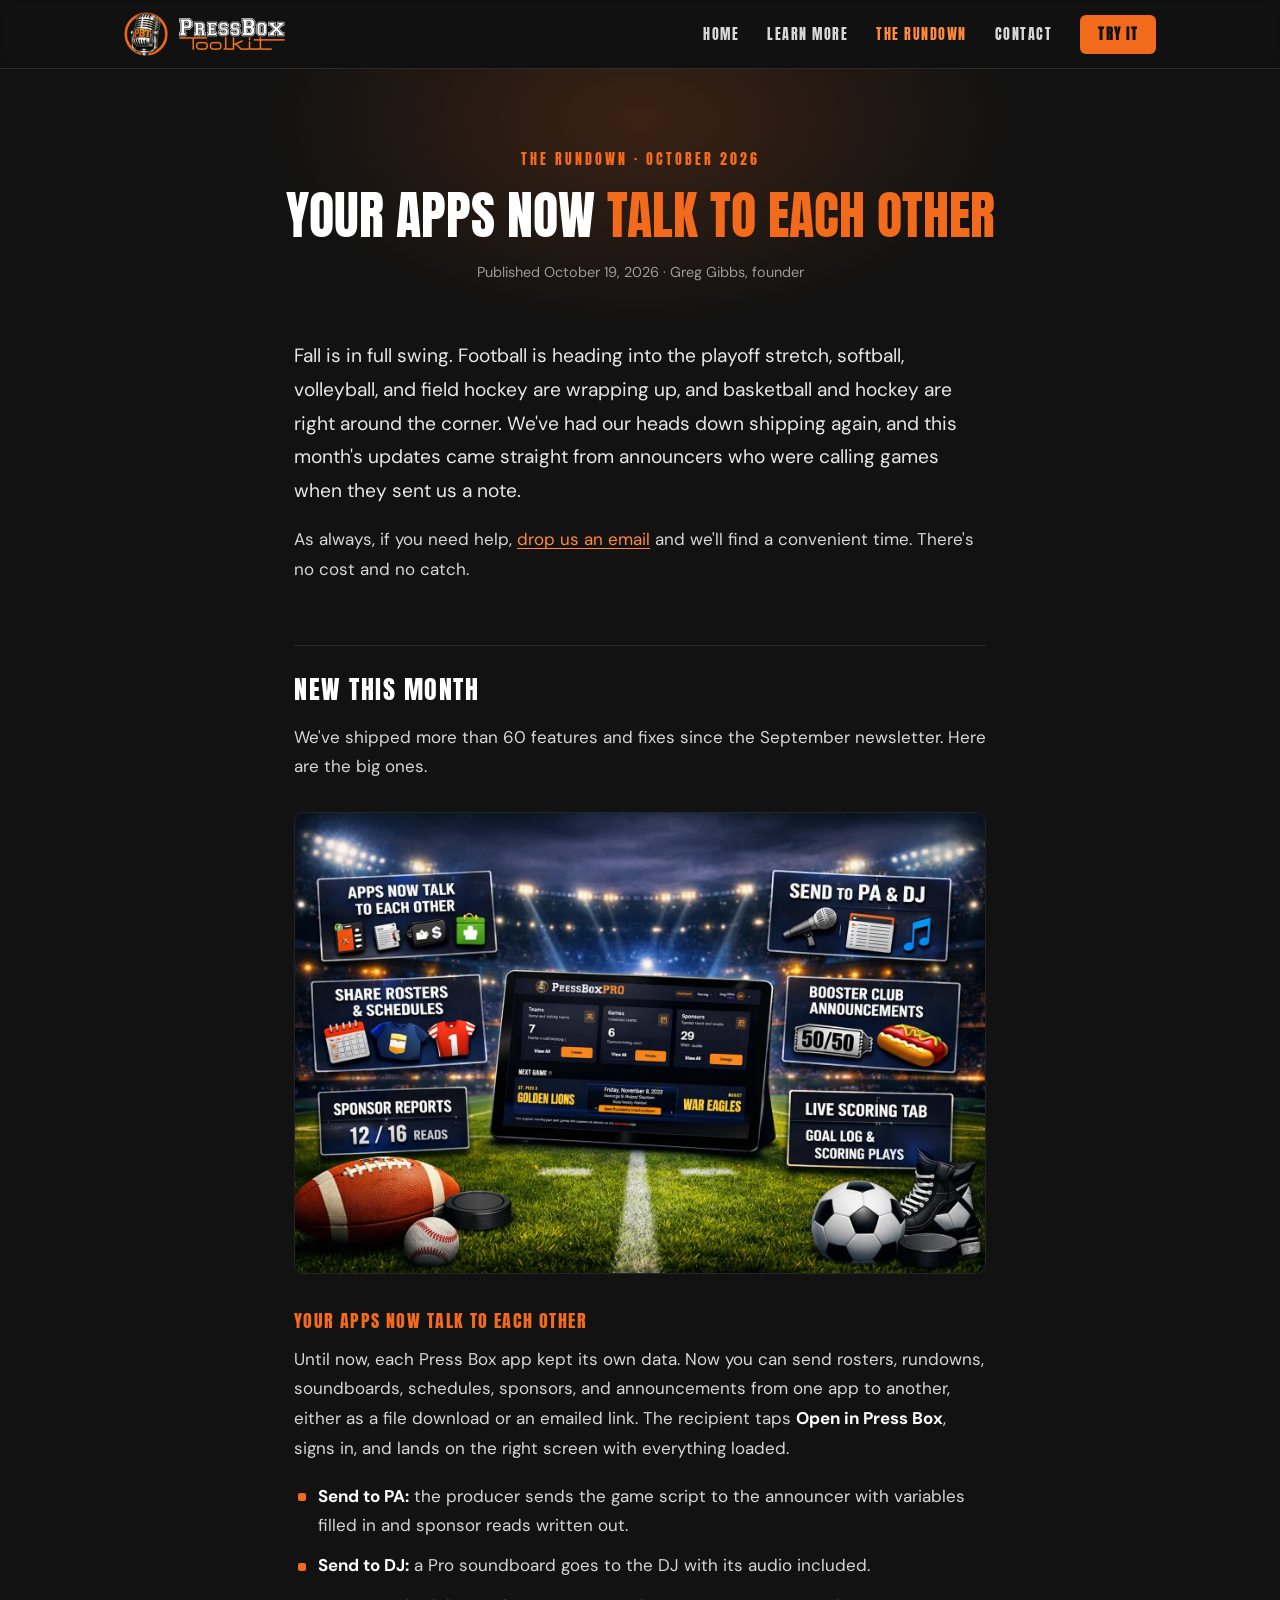
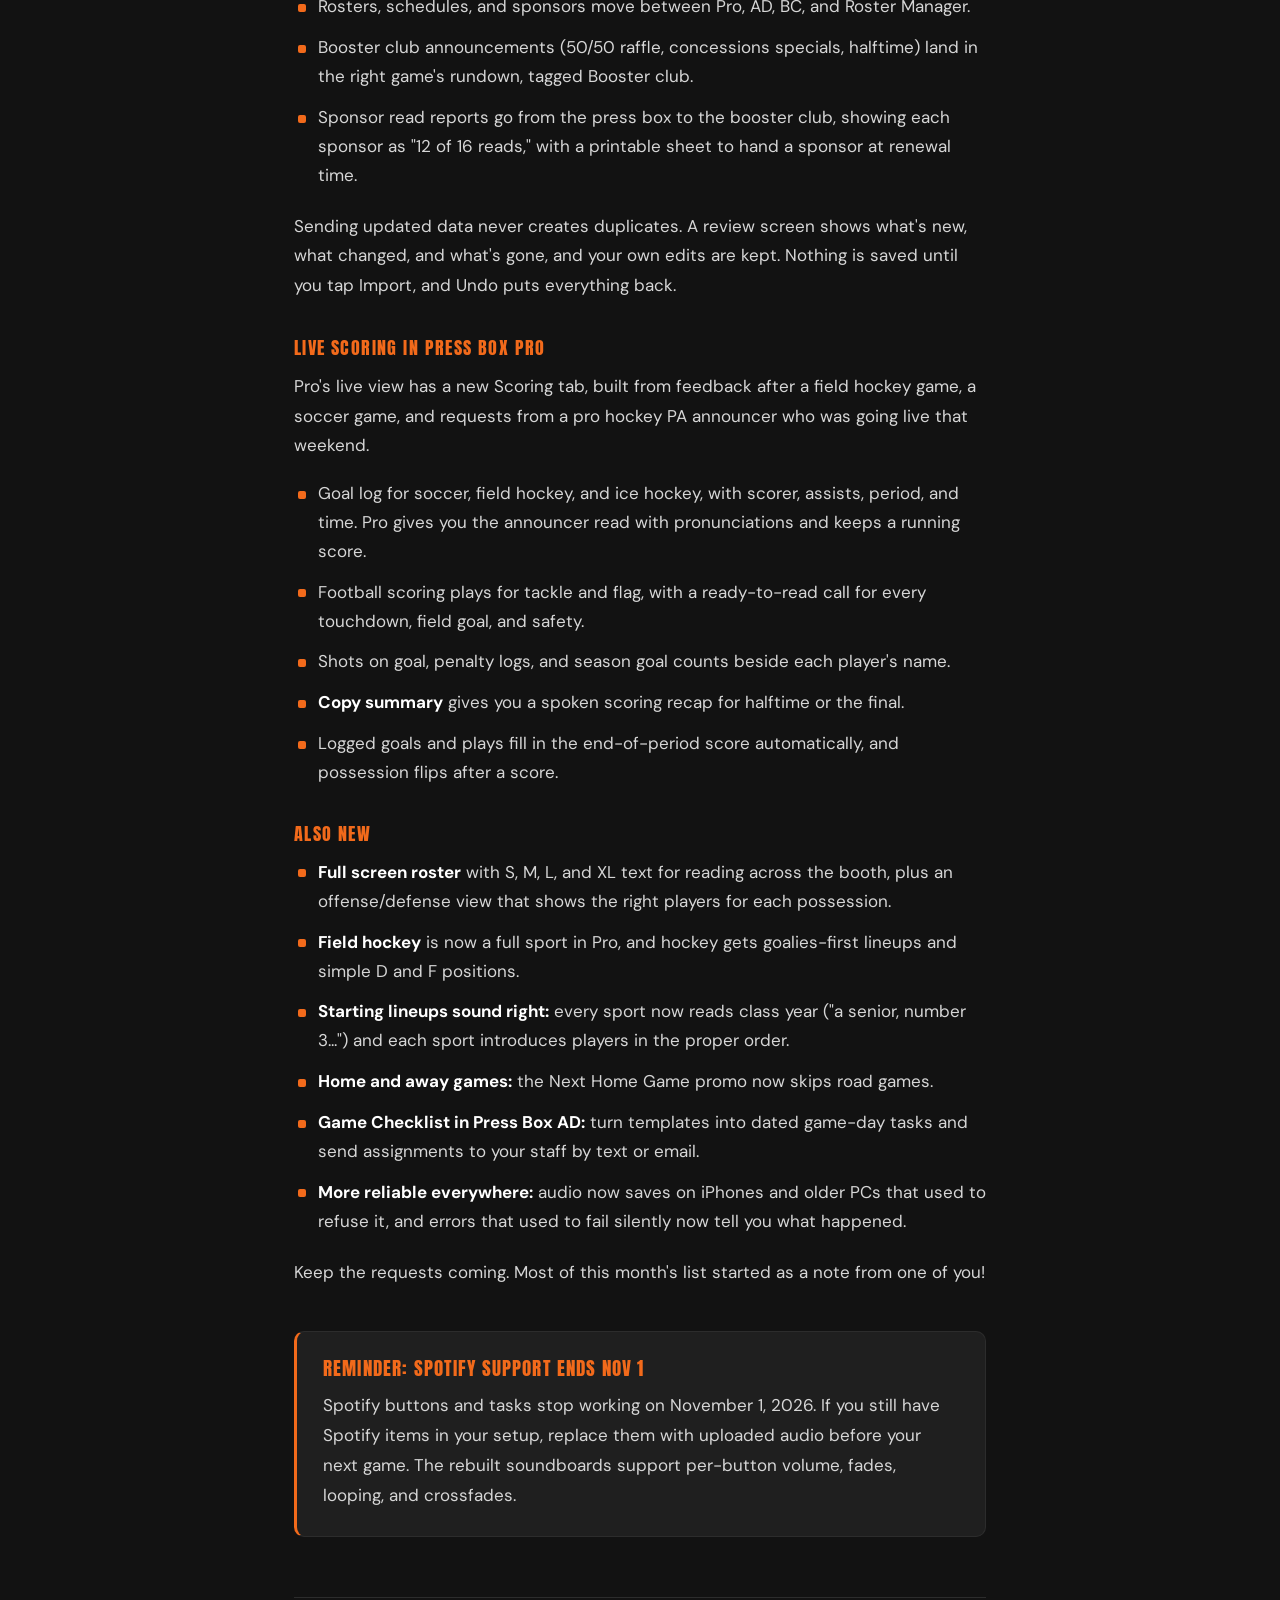
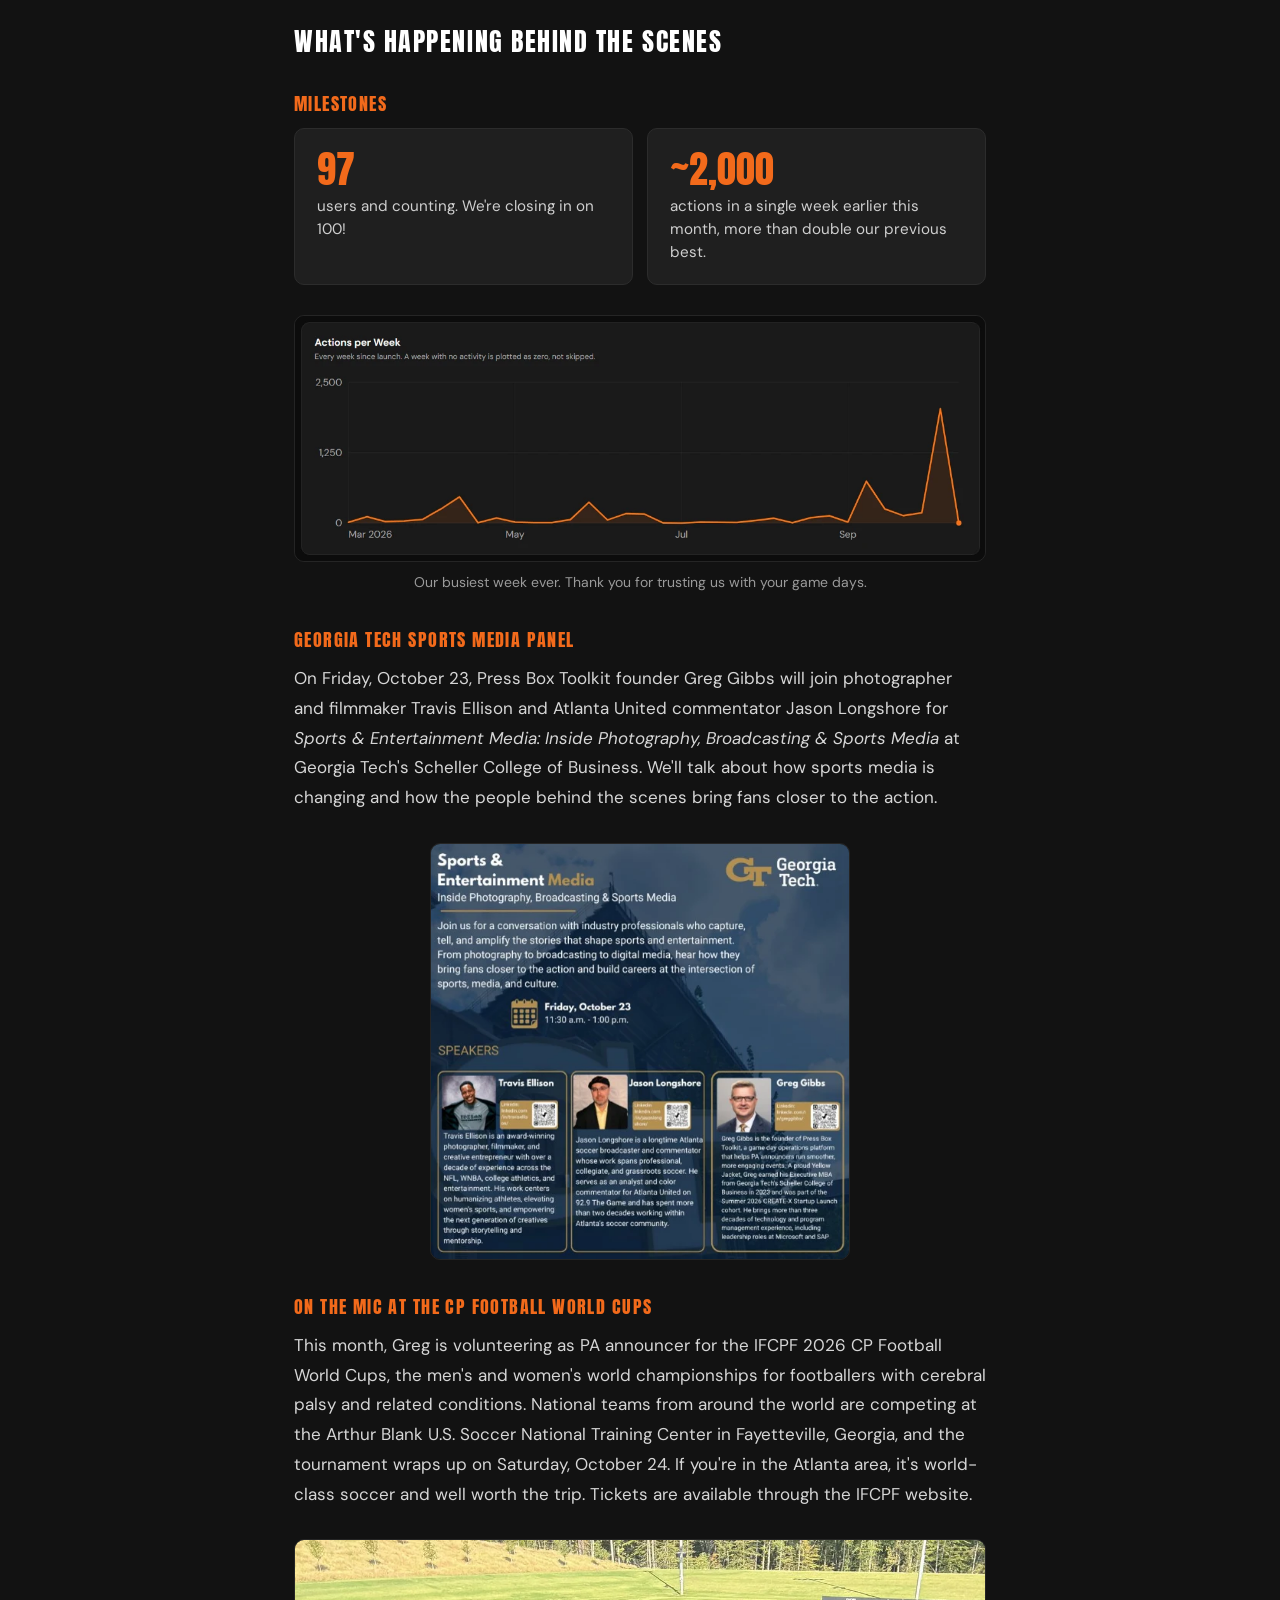
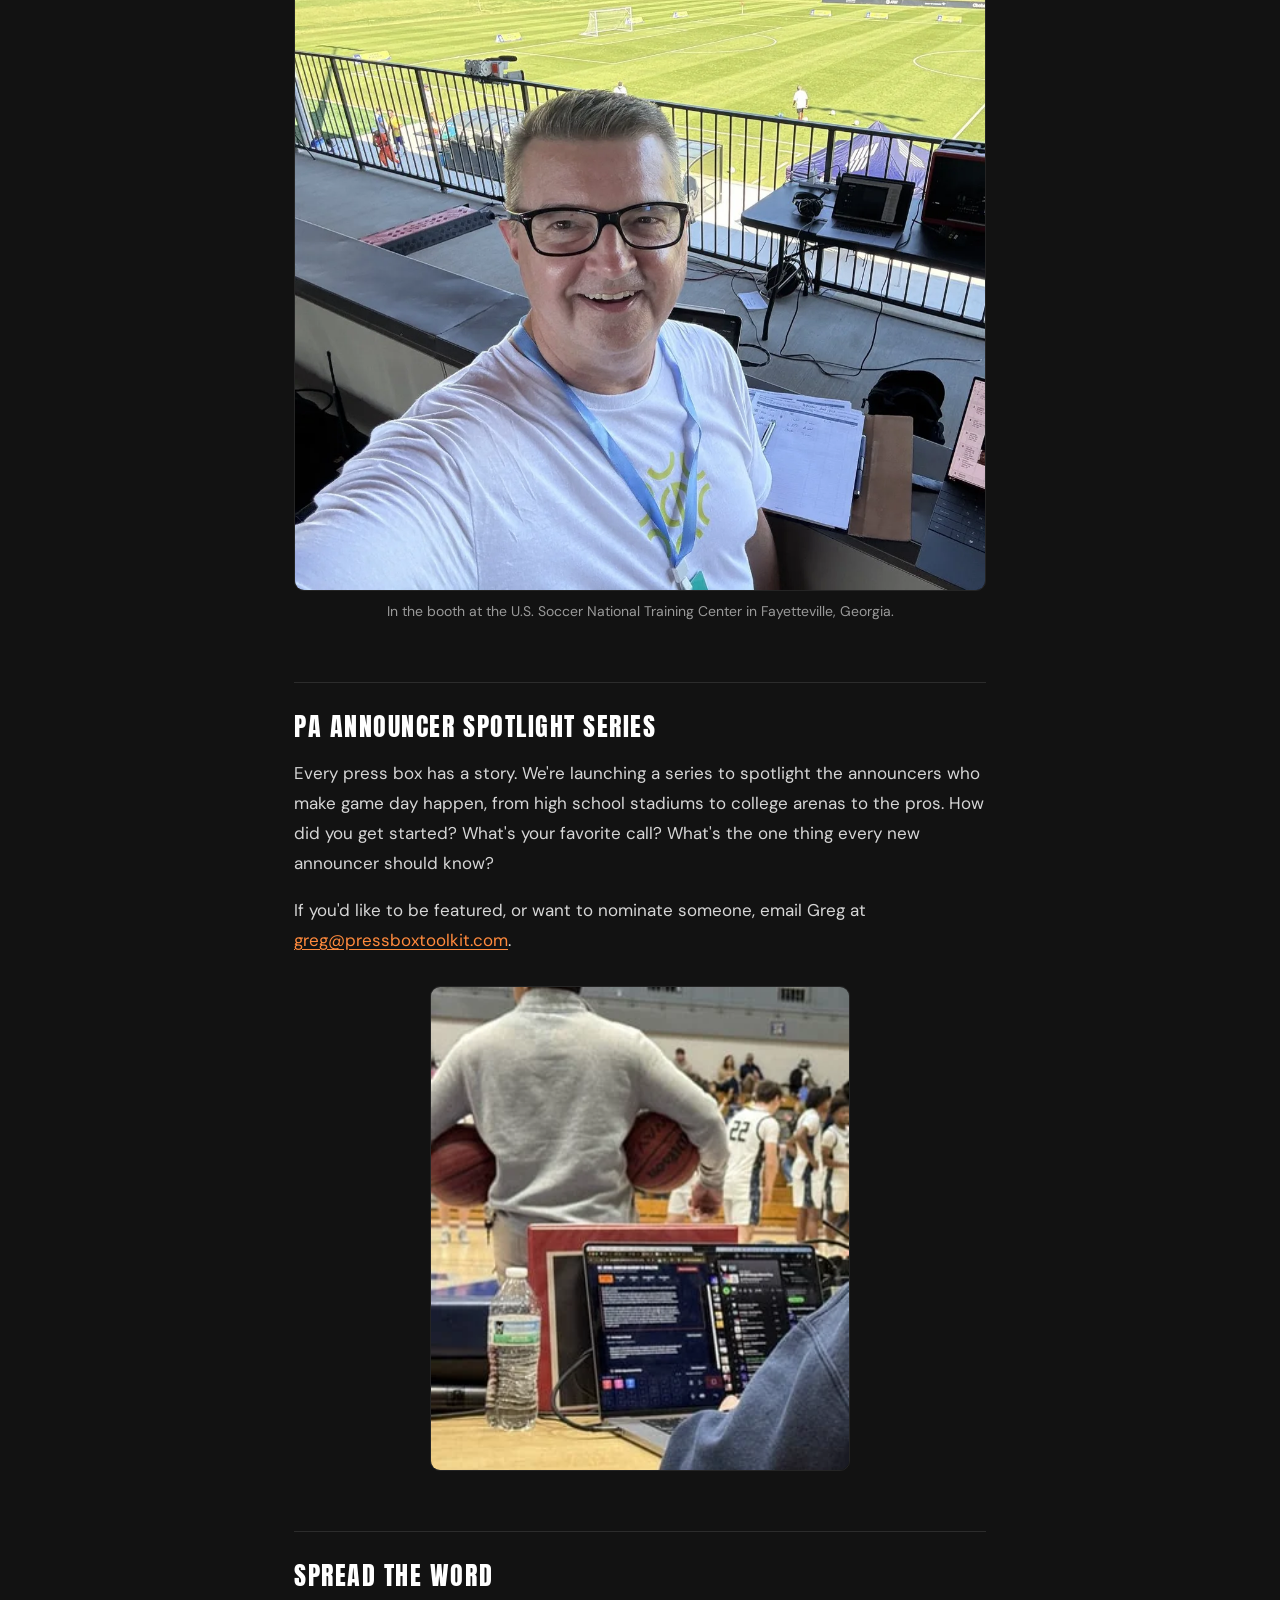
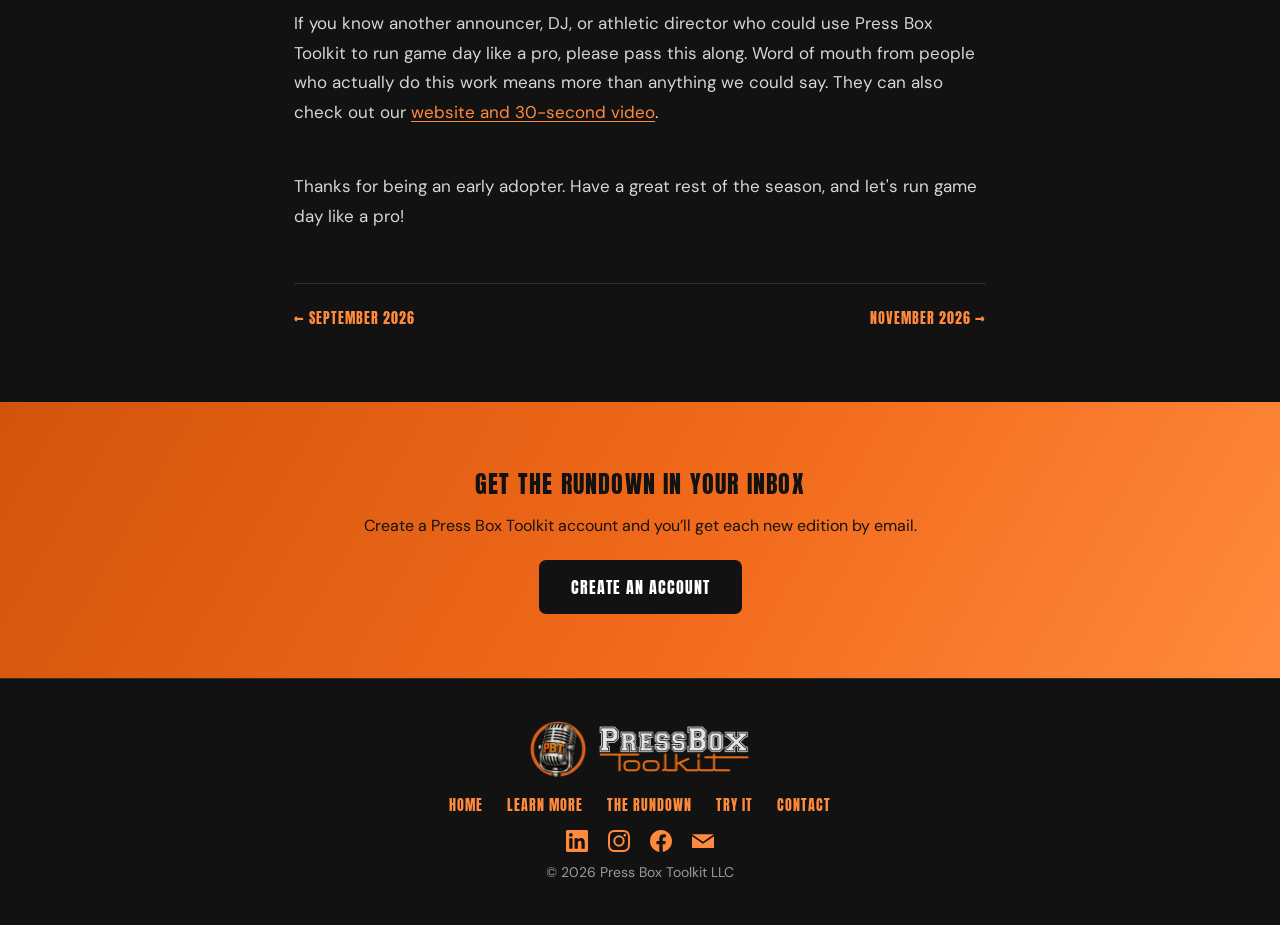
<file: rundown/2026-10/index.html>
<!DOCTYPE html>
<html lang="en">
<head>
<meta charset="utf-8">
<meta name="viewport" content="width=device-width, initial-scale=1">
<title>Your Apps Now Talk to Each Other | The Rundown, October 2026 | Press Box Toolkit</title>
<meta name="description" content="The October 2026 Rundown: send rosters, rundowns, and soundboards between Press Box apps, live scoring in Press Box Pro, and 60+ features and fixes since September.">
<meta property="og:title" content="The Rundown, October 2026: Your apps now talk to each other">
<meta property="og:description" content="Send rosters, rundowns, and soundboards between Press Box apps, live scoring in Pro, and 60+ features and fixes since September.">
<meta property="og:type" content="article">
<meta property="og:url" content="https://www.pressboxtoolkit.com/rundown/2026-10/">
<meta property="og:image" content="https://www.pressboxtoolkit.com/images/rundown/2026-10/og.jpg">
<meta property="og:image:width" content="1200">
<meta property="og:image:height" content="630">
<meta property="og:image:alt" content="The Rundown, October 2026, from Press Box Toolkit">
<meta property="article:published_time" content="2026-10-19">
<meta name="twitter:card" content="summary_large_image">
<meta name="twitter:image" content="https://www.pressboxtoolkit.com/images/rundown/2026-10/og.jpg">
<link rel="canonical" href="https://www.pressboxtoolkit.com/rundown/2026-10/">
<link rel="icon" href="/public/PBT-favicon.png">
<script type="application/ld+json">
{
  "@context": "https://schema.org",
  "@type": "Article",
  "headline": "Your apps now talk to each other",
  "alternativeHeadline": "The Rundown, October 2026",
  "datePublished": "2026-10-19",
  "image": "https://www.pressboxtoolkit.com/images/rundown/2026-10/og.jpg",
  "url": "https://www.pressboxtoolkit.com/rundown/2026-10/",
  "author": {"@type": "Person", "name": "Greg Gibbs"},
  "publisher": {"@type": "Organization", "name": "Press Box Toolkit LLC", "url": "https://www.pressboxtoolkit.com/", "logo": "https://www.pressboxtoolkit.com/PBT-logo-black.png"},
  "isPartOf": {"@type": "Periodical", "name": "The Rundown", "url": "https://www.pressboxtoolkit.com/rundown/"}
}
</script>
<link rel="stylesheet" href="/styles.css">
</head>
<body>

<!-- NAV -->
<header class="nav">
  <div class="wrap nav-inner">
    <a class="brand" href="/"><img class="nav-mic" src="/images/pbt-mic.webp" alt=""><img class="nav-logo" src="/PBT-logo-white-nav.png" alt="Press Box Toolkit"></a>
    <button class="nav-toggle" aria-label="Menu" onclick="document.getElementById('navlinks').classList.toggle('open')">☰</button>
    <nav class="nav-links" id="navlinks">
      <a href="/">Home</a>
      <a href="/details.html">Learn More</a>
      <a href="/rundown/" aria-current="page">The Rundown</a>
      <a href="/#contact">Contact</a>
      <a class="cta" href="https://app.pressboxtoolkit.com">Try It</a>
    </nav>
  </div>
</header>

<!-- HERO -->
<section class="hero edition-hero">
  <p class="masthead"><a href="/rundown/">The Rundown</a> · October 2026</p>
  <h1>Your apps now <span class="accent">talk to each other</span></h1>
  <p class="meta">Published October 19, 2026 · Greg Gibbs, founder</p>
</section>

<article class="article">
  <p class="intro">Fall is in full swing. Football is heading into the playoff stretch, softball, volleyball, and field hockey are wrapping up, and basketball and hockey are right around the corner. We've had our heads down shipping again, and this month's updates came straight from announcers who were calling games when they sent us a note.</p>
  <p>As always, if you need help, <a href="mailto:info@pressboxtoolkit.com">drop us an email</a> and we'll find a convenient time. There's no cost and no catch.</p>

  <h2 id="new-this-month">New this month</h2>
  <p>We've shipped more than 60 features and fixes since the September newsletter. Here are the big ones.</p>
  <figure>
    <img src="/images/rundown/2026-10/whats-new.webp" width="1600" height="1066" alt="What's new in October: apps now talk to each other, send to PA and DJ, share rosters and schedules, booster club announcements, sponsor reports, and the live scoring tab">
  </figure>

  <h3 id="apps-talk">Your apps now talk to each other</h3>
  <p>Until now, each Press Box app kept its own data. Now you can send rosters, rundowns, soundboards, schedules, sponsors, and announcements from one app to another, either as a file download or an emailed link. The recipient taps <strong>Open in Press Box</strong>, signs in, and lands on the right screen with everything loaded.</p>
  <ul>
    <li><strong>Send to PA:</strong> the producer sends the game script to the announcer with variables filled in and sponsor reads written out.</li>
    <li><strong>Send to DJ:</strong> a Pro soundboard goes to the DJ with its audio included.</li>
    <li>Rosters, schedules, and sponsors move between Pro, AD, BC, and Roster Manager.</li>
    <li>Booster club announcements (50/50 raffle, concessions specials, halftime) land in the right game's rundown, tagged Booster club.</li>
    <li>Sponsor read reports go from the press box to the booster club, showing each sponsor as "12 of 16 reads," with a printable sheet to hand a sponsor at renewal time.</li>
  </ul>
  <p>Sending updated data never creates duplicates. A review screen shows what's new, what changed, and what's gone, and your own edits are kept. Nothing is saved until you tap Import, and Undo puts everything back.</p>

  <h3 id="live-scoring">Live scoring in Press Box Pro</h3>
  <p>Pro's live view has a new Scoring tab, built from feedback after a field hockey game, a soccer game, and requests from a pro hockey PA announcer who was going live that weekend.</p>
  <ul>
    <li>Goal log for soccer, field hockey, and ice hockey, with scorer, assists, period, and time. Pro gives you the announcer read with pronunciations and keeps a running score.</li>
    <li>Football scoring plays for tackle and flag, with a ready-to-read call for every touchdown, field goal, and safety.</li>
    <li>Shots on goal, penalty logs, and season goal counts beside each player's name.</li>
    <li><strong>Copy summary</strong> gives you a spoken scoring recap for halftime or the final.</li>
    <li>Logged goals and plays fill in the end-of-period score automatically, and possession flips after a score.</li>
  </ul>

  <h3 id="also-new">Also new</h3>
  <ul>
    <li><strong>Full screen roster</strong> with S, M, L, and XL text for reading across the booth, plus an offense/defense view that shows the right players for each possession.</li>
    <li><strong>Field hockey</strong> is now a full sport in Pro, and hockey gets goalies-first lineups and simple D and F positions.</li>
    <li><strong>Starting lineups sound right:</strong> every sport now reads class year ("a senior, number 3...") and each sport introduces players in the proper order.</li>
    <li><strong>Home and away games:</strong> the Next Home Game promo now skips road games.</li>
    <li><strong>Game Checklist in Press Box AD:</strong> turn templates into dated game-day tasks and send assignments to your staff by text or email.</li>
    <li><strong>More reliable everywhere:</strong> audio now saves on iPhones and older PCs that used to refuse it, and errors that used to fail silently now tell you what happened.</li>
  </ul>
  <p>Keep the requests coming. Most of this month's list started as a note from one of you!</p>

  <div class="callout" id="spotify">
    <h2>Reminder: Spotify support ends Nov 1</h2>
    <p>Spotify buttons and tasks stop working on November 1, 2026. If you still have Spotify items in your setup, replace them with uploaded audio before your next game. The rebuilt soundboards support per-button volume, fades, looping, and crossfades.</p>
  </div>

  <h2 id="behind-the-scenes">What's happening behind the scenes</h2>

  <h3 id="milestones">Milestones</h3>
  <div class="stats">
    <div class="stat"><div class="num">97</div><div class="label">users and counting. We're closing in on 100!</div></div>
    <div class="stat"><div class="num">~2,000</div><div class="label">actions in a single week earlier this month, more than double our previous best.</div></div>
  </div>
  <figure>
    <img src="/images/rundown/2026-10/actions-per-week.webp" width="1090" height="388" loading="lazy" alt="Line chart of Press Box Toolkit actions per week since March 2026, low through the summer, rising in September and peaking near 2,000 in October">
    <figcaption>Our busiest week ever. Thank you for trusting us with your game days.</figcaption>
  </figure>

  <h3 id="gt-panel">Georgia Tech sports media panel</h3>
  <p>On Friday, October 23, Press Box Toolkit founder Greg Gibbs will join photographer and filmmaker Travis Ellison and Atlanta United commentator Jason Longshore for <em>Sports &amp; Entertainment Media: Inside Photography, Broadcasting &amp; Sports Media</em> at Georgia Tech's Scheller College of Business. We'll talk about how sports media is changing and how the people behind the scenes bring fans closer to the action.</p>
  <figure class="narrow">
    <img src="/images/rundown/2026-10/gt-media-panel.webp" width="546" height="542" loading="lazy" alt="Georgia Tech event flyer: Sports and Entertainment Media, Friday, October 23, 11:30 a.m. to 1:00 p.m., with speakers Travis Ellison, Jason Longshore, and Greg Gibbs">
  </figure>

  <h3 id="cp-world-cups">On the mic at the CP Football World Cups</h3>
  <p>This month, Greg is volunteering as PA announcer for the IFCPF 2026 CP Football World Cups, the men's and women's world championships for footballers with cerebral palsy and related conditions. National teams from around the world are competing at the Arthur Blank U.S. Soccer National Training Center in Fayetteville, Georgia, and the tournament wraps up on Saturday, October 24. If you're in the Atlanta area, it's world-class soccer and well worth the trip. Tickets are available through the IFCPF website.</p>
  <figure>
    <img src="/images/rundown/2026-10/cp-world-cups.webp" width="1120" height="1054" loading="lazy" alt="Greg Gibbs in the announcer's booth overlooking a soccer pitch at the U.S. Soccer National Training Center">
    <figcaption>In the booth at the U.S. Soccer National Training Center in Fayetteville, Georgia.</figcaption>
  </figure>

  <h2 id="spotlight">PA Announcer Spotlight Series</h2>
  <p>Every press box has a story. We're launching a series to spotlight the announcers who make game day happen, from high school stadiums to college arenas to the pros. How did you get started? What's your favorite call? What's the one thing every new announcer should know?</p>
  <p>If you'd like to be featured, or want to nominate someone, email Greg at <a href="mailto:greg@pressboxtoolkit.com?subject=PA%20Announcer%20Spotlight">greg@pressboxtoolkit.com</a>.</p>
  <figure class="narrow">
    <img src="/images/rundown/courtside.webp" width="320" height="370" loading="lazy" alt="Press Box Toolkit running on a laptop at the scorer's table during a high school basketball game">
  </figure>

  <h2 id="spread-the-word">Spread the word</h2>
  <p>If you know another announcer, DJ, or athletic director who could use Press Box Toolkit to run game day like a pro, please pass this along. Word of mouth from people who actually do this work means more than anything we could say. They can also check out our <a href="/">website and 30-second video</a>.</p>
  <p class="signoff">Thanks for being an early adopter. Have a great rest of the season, and let's run game day like a pro!</p>

  <nav class="edition-nav" aria-label="More editions">
    <a class="prev" href="/rundown/2026-09/">&larr; September 2026</a>
    <a class="next" href="/rundown/2026-11/">November 2026 &rarr;</a>
  </nav>
</article>

<!-- SUBSCRIBE + FOOTER -->
<section class="cta-band">
  <h2>Get The Rundown in your inbox</h2>
  <p>Create a Press Box Toolkit account and you&rsquo;ll get each new edition by email.</p>
  <a class="btn btn-dark" href="https://app.pressboxtoolkit.com">Create an Account</a>
</section>

<footer class="foot">
  <div class="wrap">
    <div class="foot-brand"><img class="foot-mic" src="/images/pbt-mic.webp" alt=""><img class="foot-logo" src="/PBT-logo-white-foot.png" alt="Press Box Toolkit"></div>
    <div class="links">
      <a href="/">Home</a>
      <a href="/details.html">Learn More</a>
      <a href="/rundown/">The Rundown</a>
      <a href="https://app.pressboxtoolkit.com">Try It</a>
      <a href="mailto:info@pressboxtoolkit.com">Contact</a>
    </div>
    <div class="social">
      <a href="https://www.linkedin.com/company/press-box-toolkit/" target="_blank" rel="noopener" aria-label="Press Box Toolkit on LinkedIn"><svg width="22" height="22" viewBox="0 0 24 24" fill="currentColor" aria-hidden="true" xmlns="http://www.w3.org/2000/svg"><path d="M20.447 20.452h-3.554v-5.569c0-1.328-.027-3.037-1.852-3.037-1.853 0-2.136 1.445-2.136 2.939v5.667H9.351V9h3.414v1.561h.046c.477-.9 1.637-1.85 3.37-1.85 3.601 0 4.267 2.37 4.267 5.455v6.286zM5.337 7.433a2.062 2.062 0 1 1 0-4.124 2.062 2.062 0 0 1 0 4.124zM7.119 20.452H3.555V9h3.564v11.452zM22.225 0H1.771C.792 0 0 .774 0 1.729v20.542C0 23.227.792 24 1.771 24h20.451C23.2 24 24 23.227 24 22.271V1.729C24 .774 23.2 0 22.222 0h.003z"/></svg></a>
      <a href="https://www.instagram.com/pressboxtoolkit/" target="_blank" rel="noopener" aria-label="Press Box Toolkit on Instagram"><svg width="22" height="22" viewBox="0 0 24 24" fill="currentColor" aria-hidden="true" xmlns="http://www.w3.org/2000/svg"><path d="M12 2.163c3.204 0 3.584.012 4.85.07 3.252.148 4.771 1.691 4.919 4.919.058 1.265.069 1.645.069 4.849 0 3.205-.012 3.584-.069 4.849-.149 3.225-1.664 4.771-4.919 4.919-1.266.058-1.644.07-4.85.07-3.204 0-3.584-.012-4.849-.07-3.26-.149-4.771-1.699-4.919-4.92-.058-1.265-.07-1.644-.07-4.849 0-3.204.013-3.583.07-4.849.149-3.227 1.664-4.771 4.919-4.919 1.266-.057 1.645-.069 4.849-.069zm0-2.163c-3.259 0-3.667.014-4.947.072-4.358.2-6.78 2.618-6.98 6.98-.059 1.281-.073 1.689-.073 4.948 0 3.259.014 3.668.072 4.948.2 4.358 2.618 6.78 6.98 6.98 1.281.058 1.689.072 4.948.072 3.259 0 3.668-.014 4.948-.072 4.354-.2 6.782-2.618 6.979-6.98.059-1.28.073-1.689.073-4.948 0-3.259-.014-3.667-.072-4.947-.196-4.354-2.617-6.78-6.979-6.98-1.281-.059-1.69-.073-4.949-.073zm0 5.838a6.162 6.162 0 1 0 0 12.324 6.162 6.162 0 0 0 0-12.324zM12 16a4 4 0 1 1 0-8 4 4 0 0 1 0 8zm6.406-11.845a1.44 1.44 0 1 0 0 2.881 1.44 1.44 0 0 0 0-2.881z"/></svg></a>
      <a href="https://www.facebook.com/profile.php?id=61593398079838" target="_blank" rel="noopener" aria-label="Press Box Toolkit on Facebook"><svg width="22" height="22" viewBox="0 0 24 24" fill="currentColor" aria-hidden="true" xmlns="http://www.w3.org/2000/svg"><path d="M24 12.073c0-6.627-5.373-12-12-12s-12 5.373-12 12c0 5.99 4.388 10.954 10.125 11.854v-8.385H7.078v-3.47h3.047V9.43c0-3.007 1.792-4.669 4.533-4.669 1.312 0 2.686.235 2.686.235v2.953H15.83c-1.491 0-1.956.925-1.956 1.874v2.25h3.328l-.532 3.47h-2.796v8.385C19.612 23.027 24 18.062 24 12.073z"/></svg></a>
      <a href="mailto:info@pressboxtoolkit.com" aria-label="Email Press Box Toolkit"><svg width="22" height="22" viewBox="0 0 24 24" fill="currentColor" aria-hidden="true" xmlns="http://www.w3.org/2000/svg"><path d="M12 12.713L.015 4.5h23.97L12 12.713zM12 15.13L0 6.916V19.5h24V6.916L12 15.13z"/></svg></a>
    </div>
    <p class="small" style="margin-top:10px">© 2026 Press Box Toolkit LLC</p>
  </div>
</footer>

<!-- Cloudflare Web Analytics --><script type='module' src='https://static.cloudflareinsights.com/beacon.min.js' data-cf-beacon='{"token": "b8021b3f15eb4852a999a859407222bf"}'></script><!-- End Cloudflare Web Analytics -->
</body>
</html>
</file>
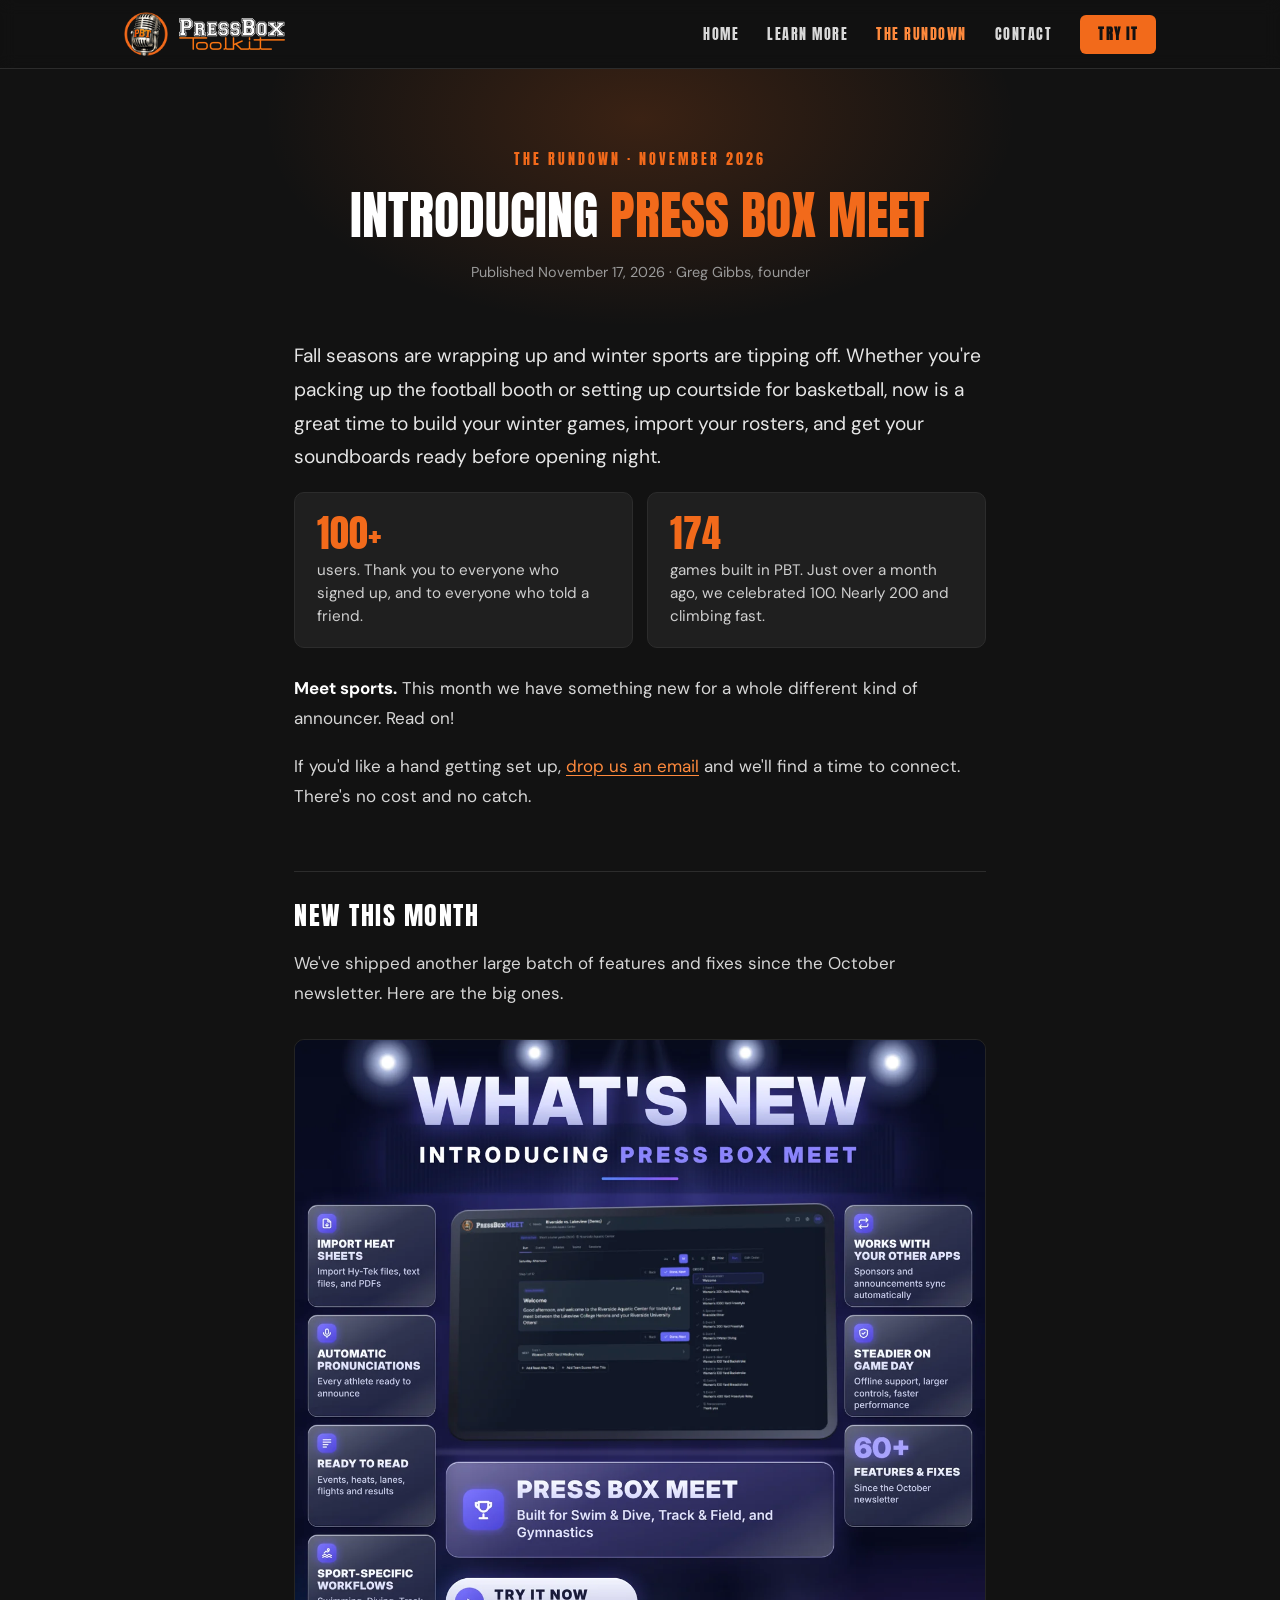
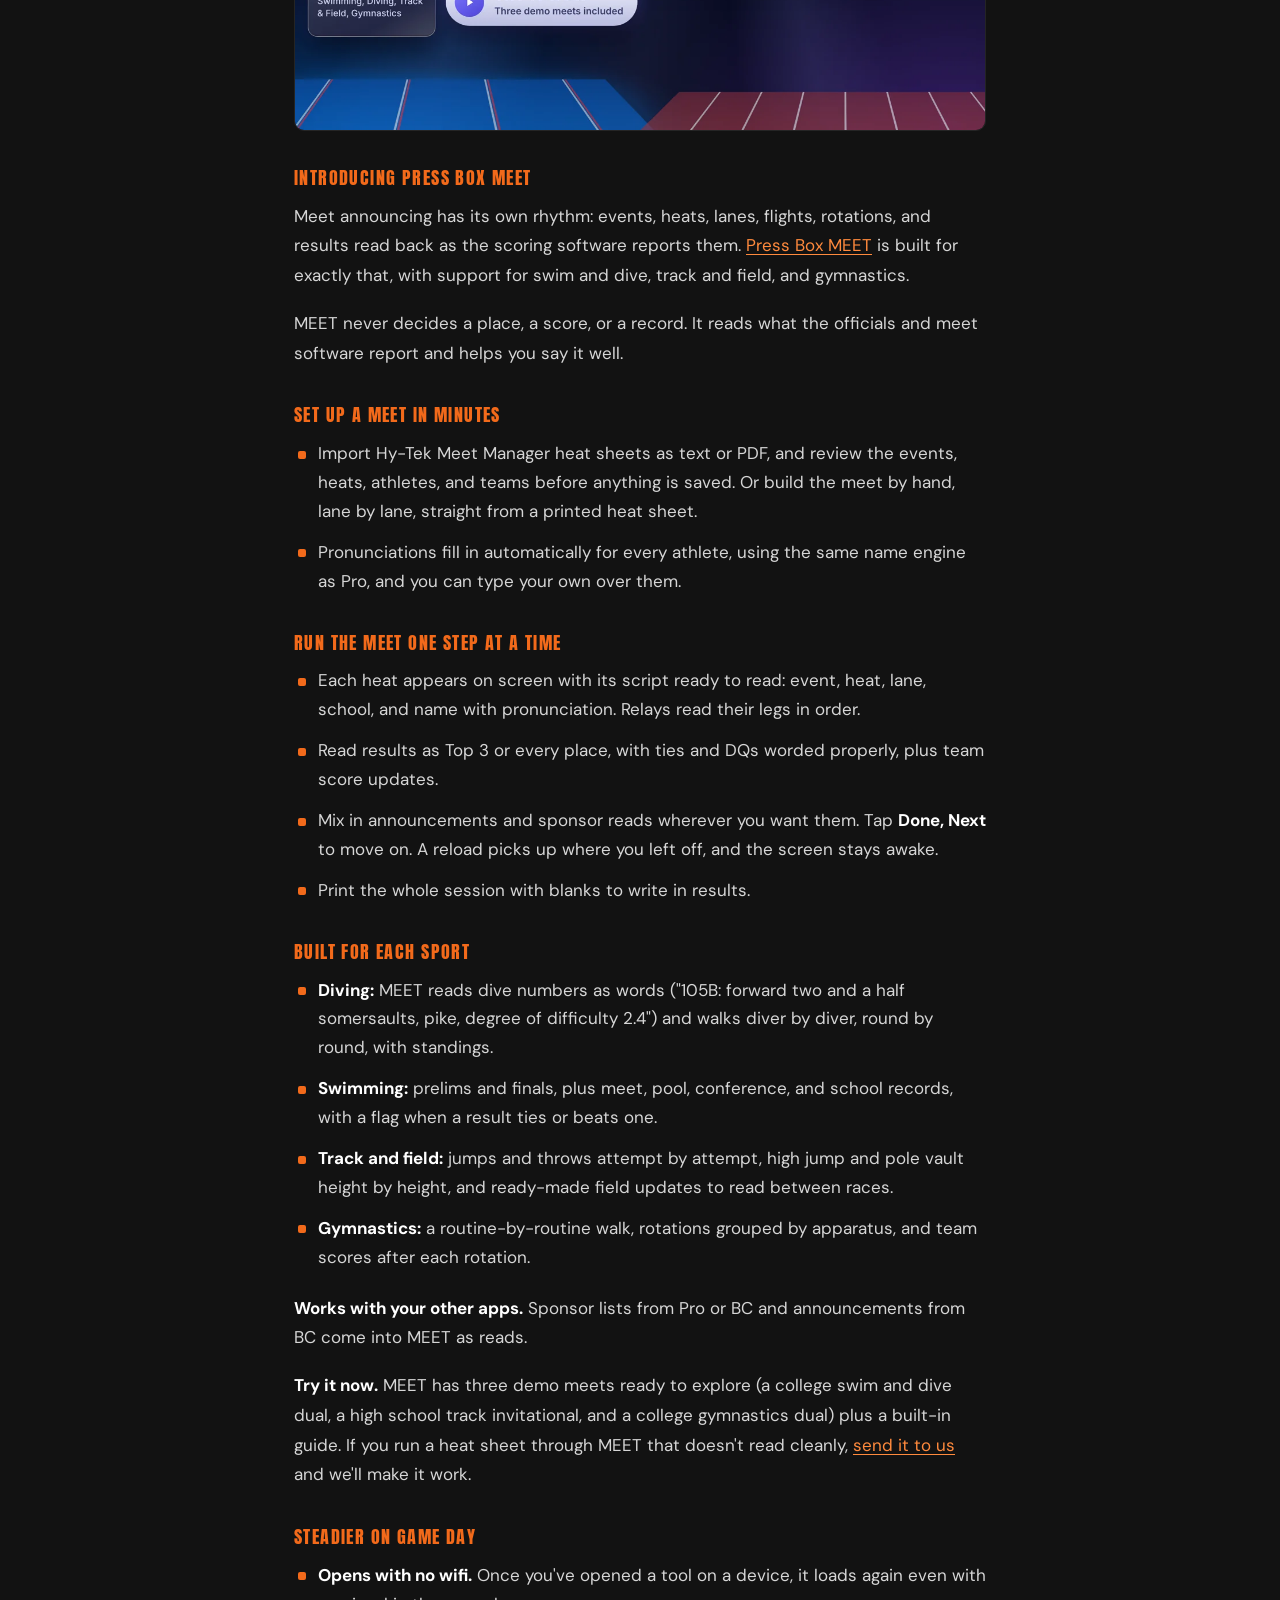
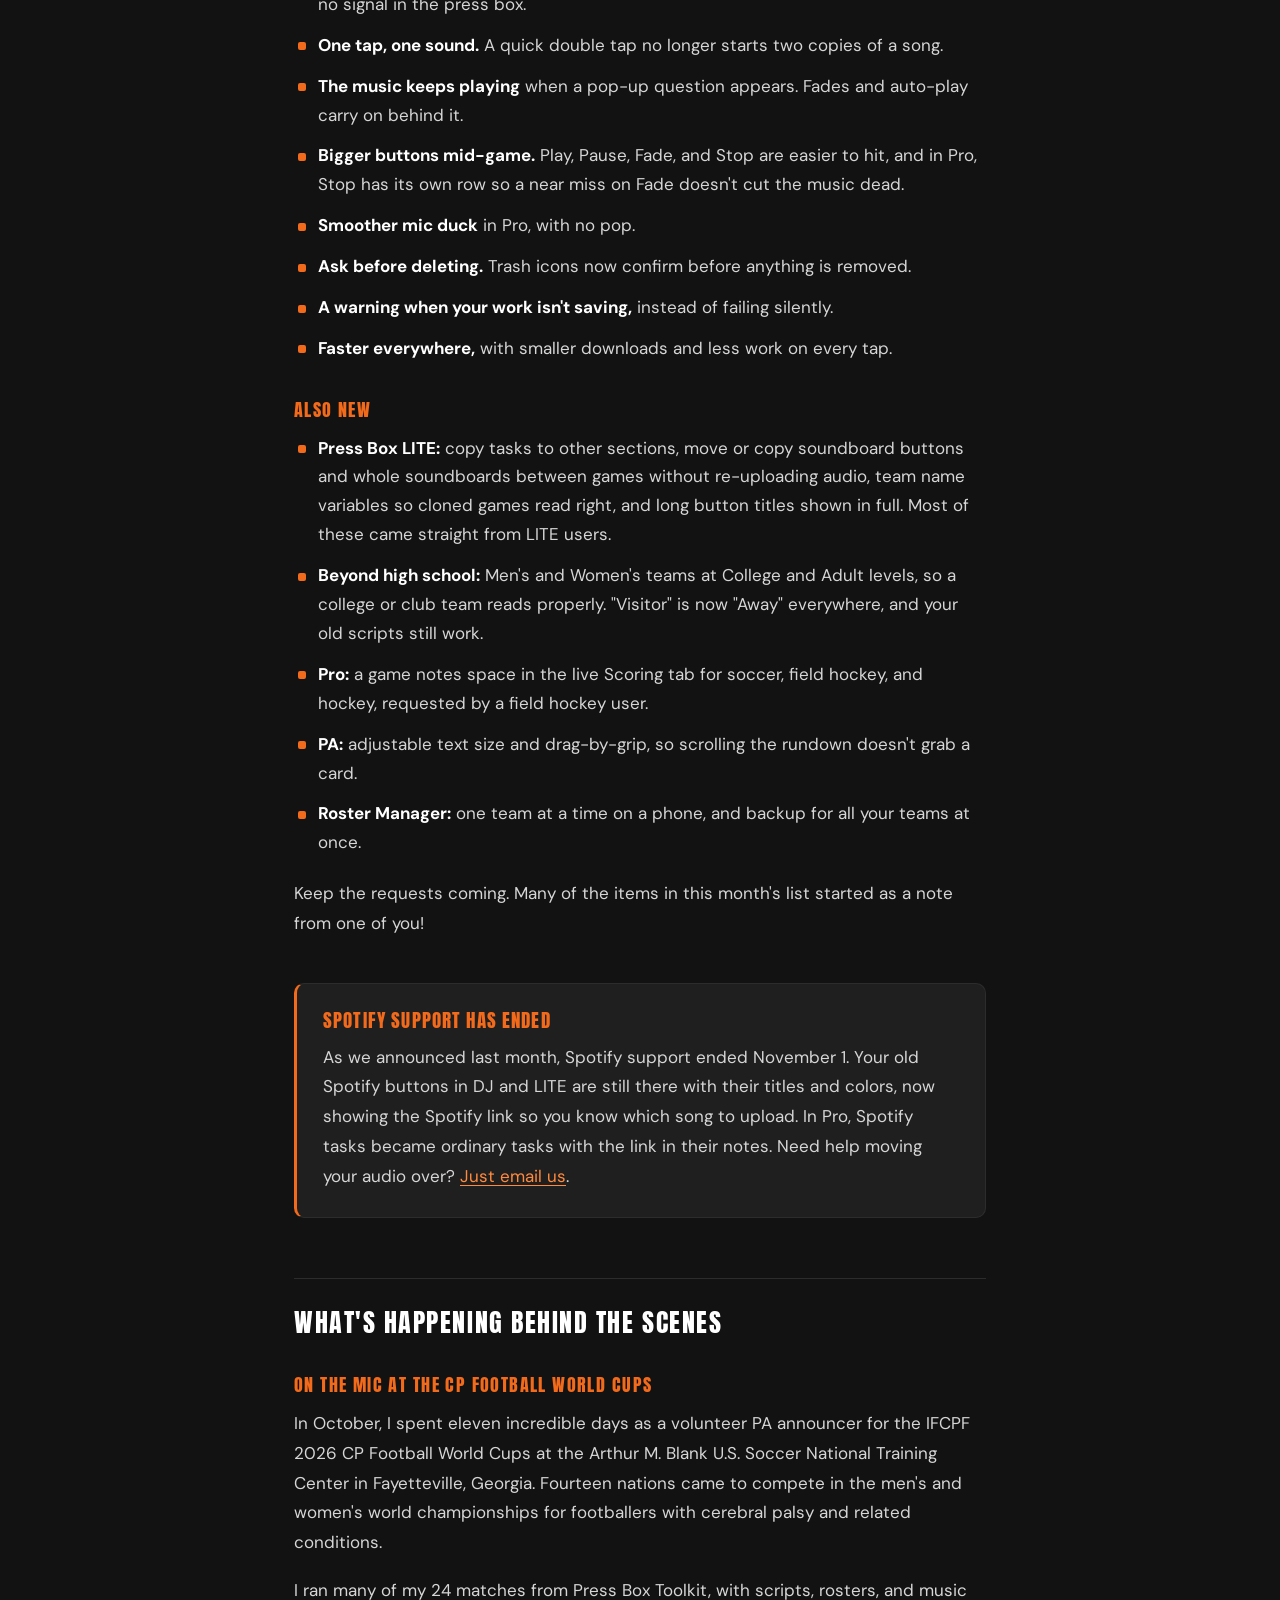
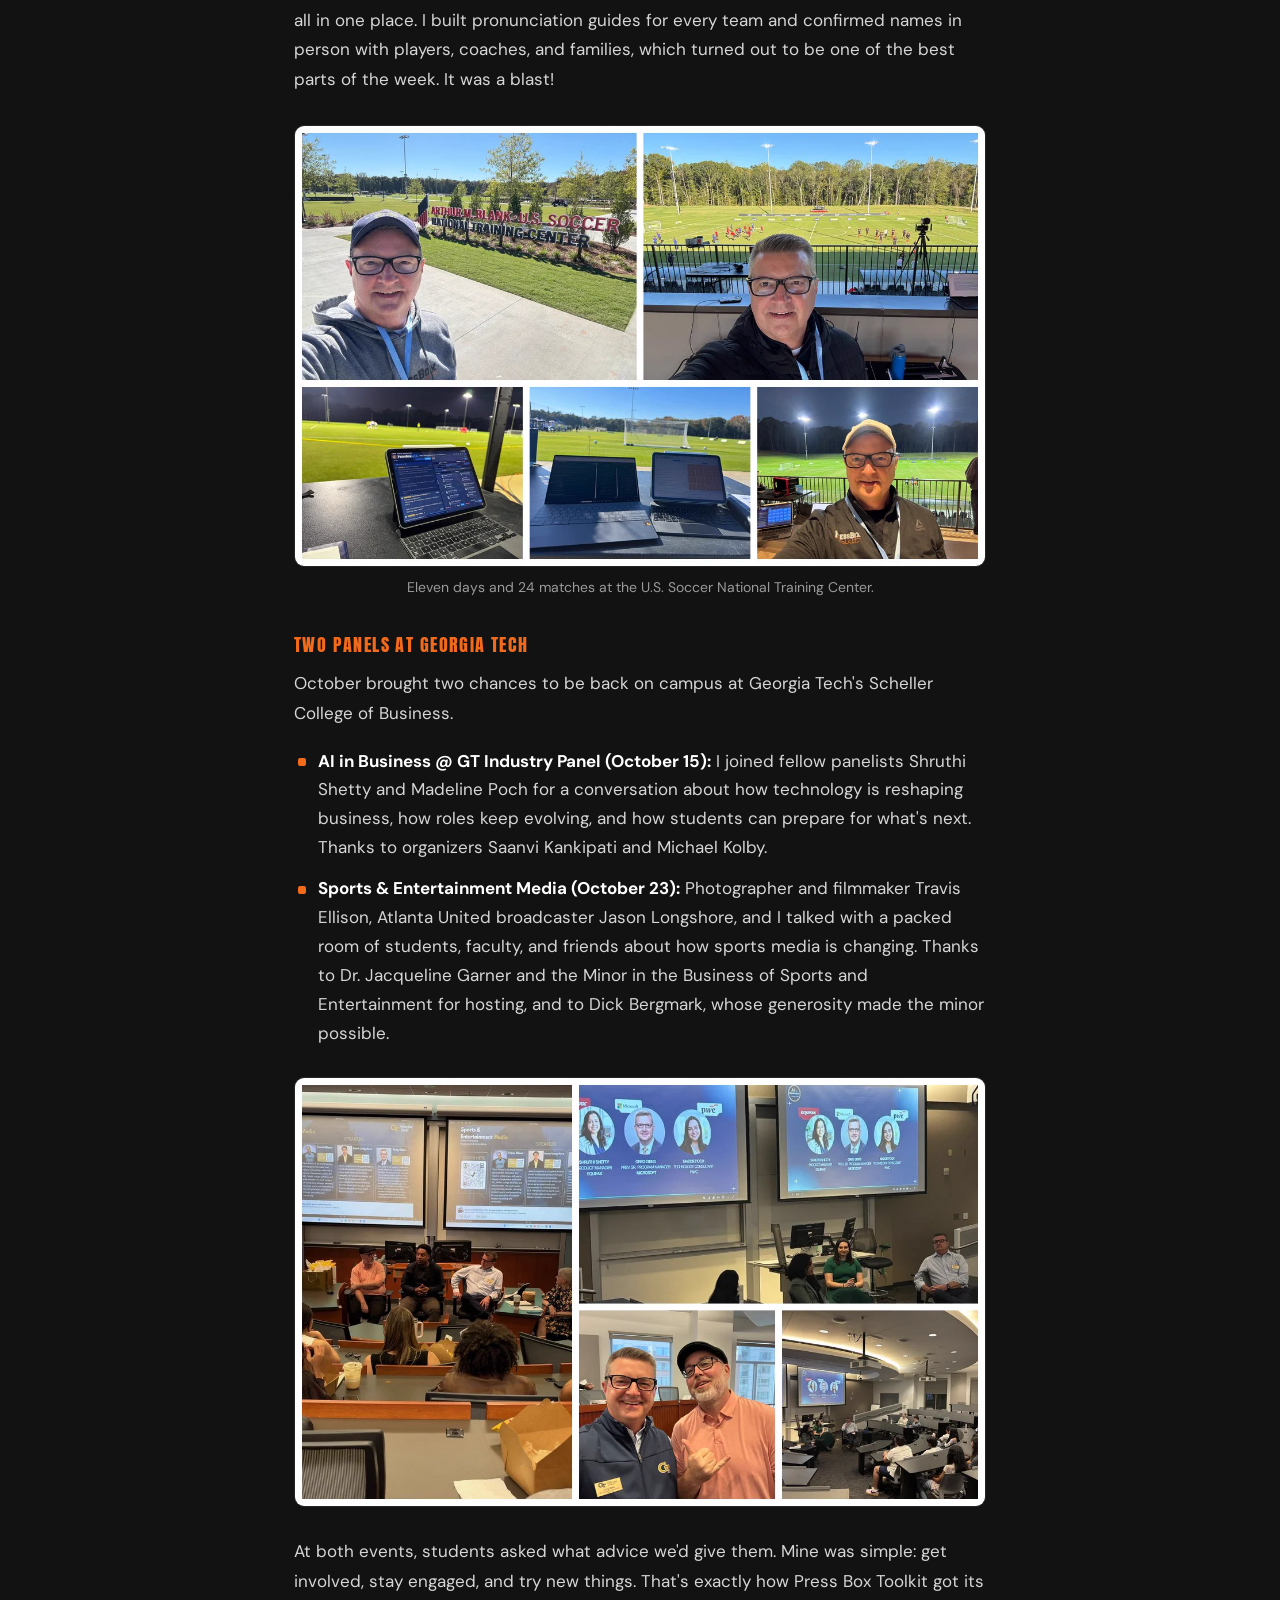
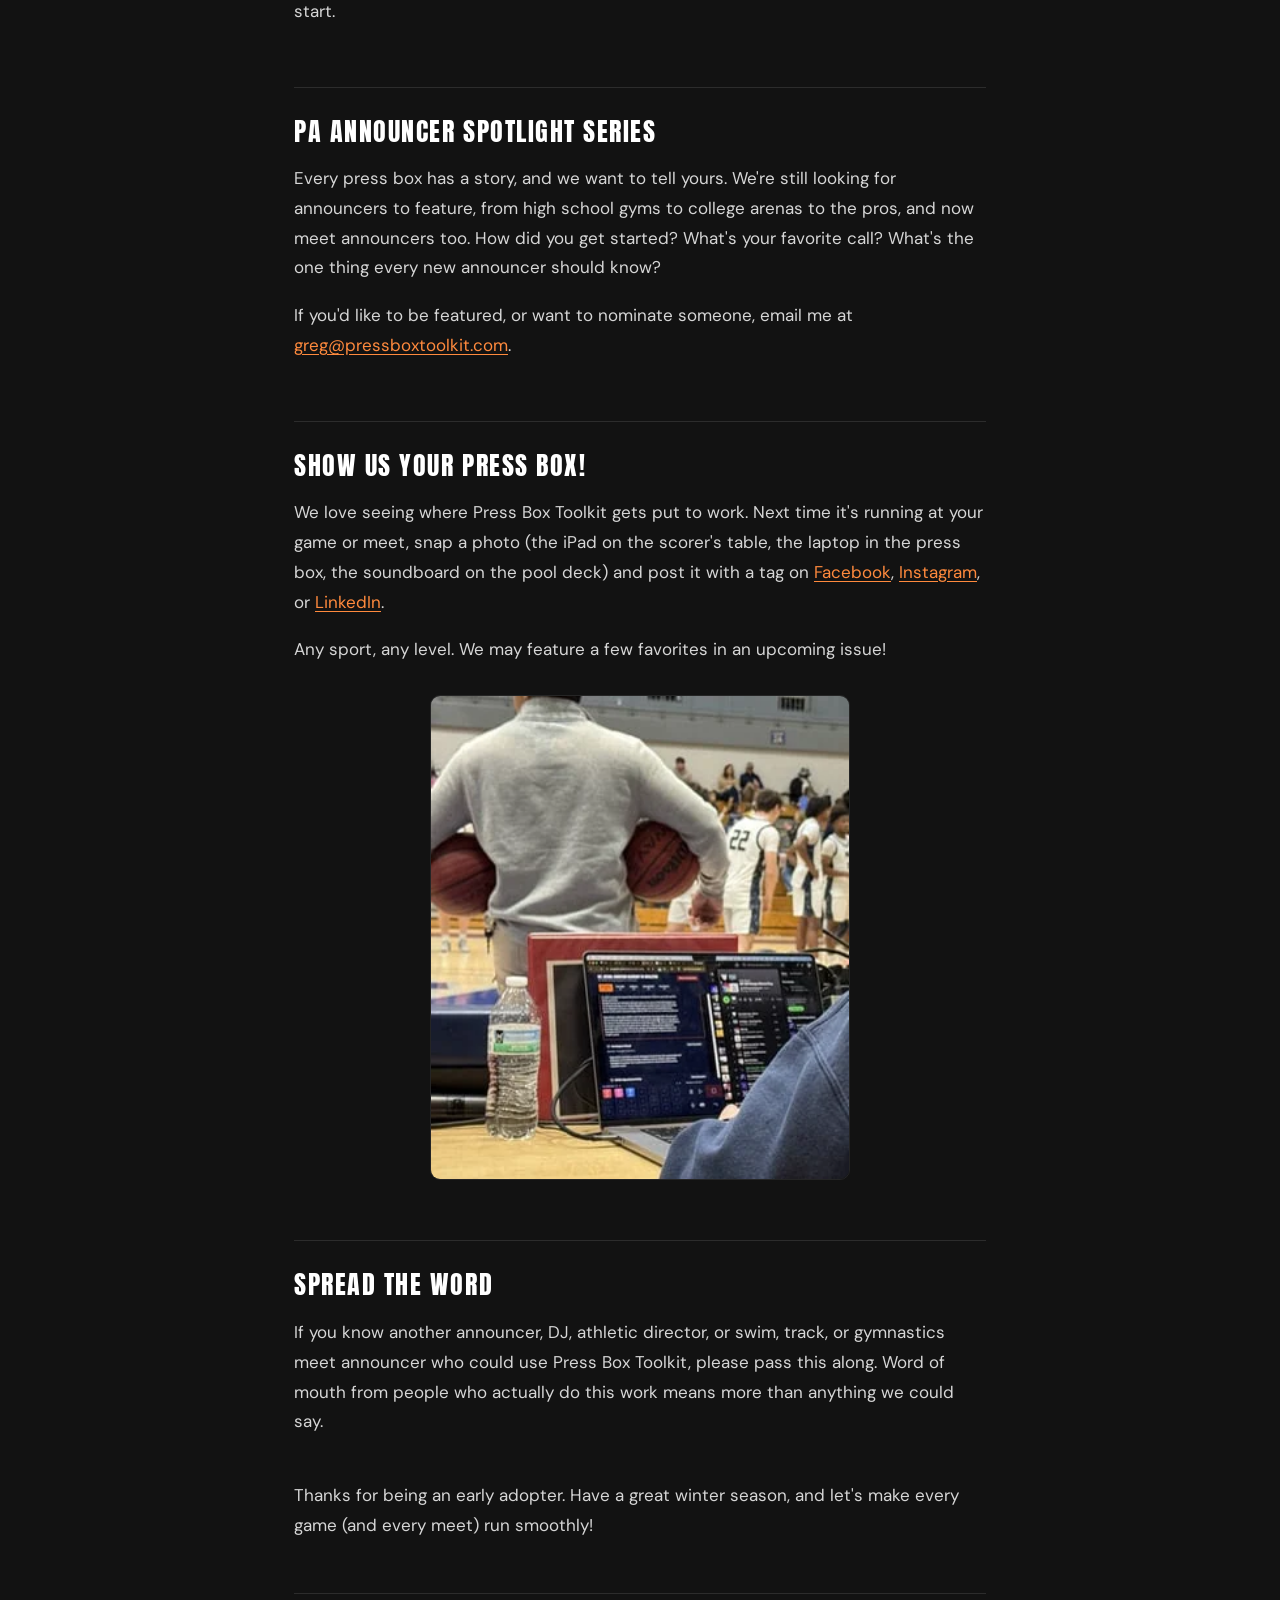
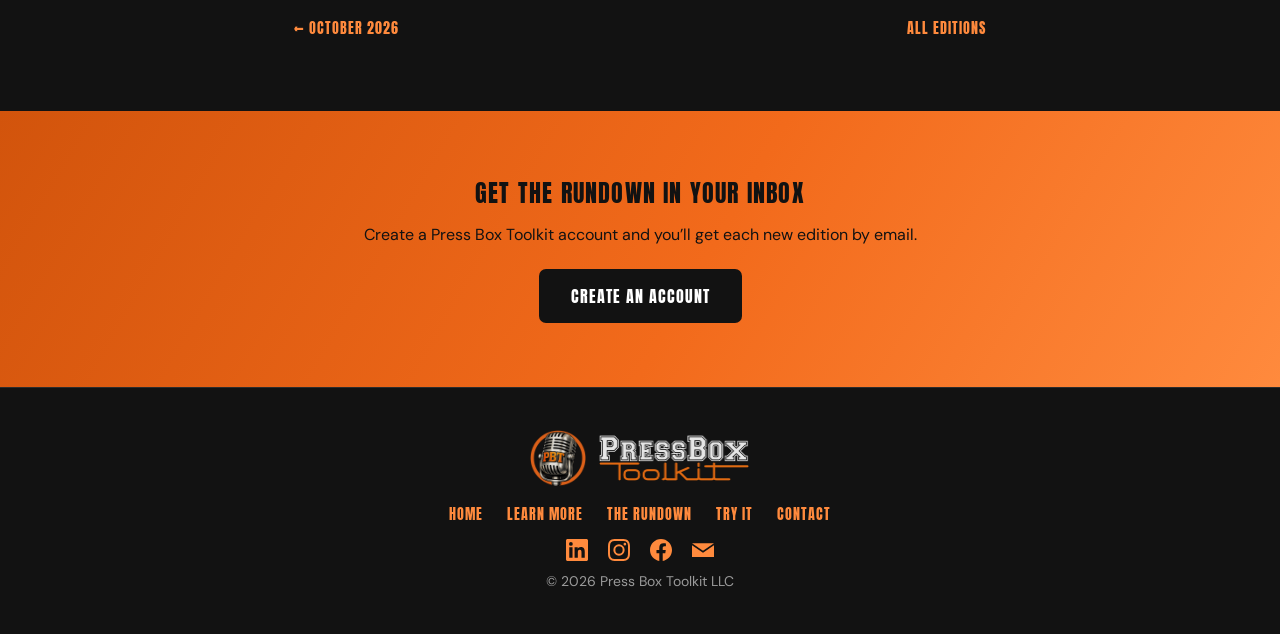
<file: rundown/2026-11/index.html>
<!DOCTYPE html>
<html lang="en">
<head>
<meta charset="utf-8">
<meta name="viewport" content="width=device-width, initial-scale=1">
<title>Introducing Press Box MEET | The Rundown, November 2026 | Press Box Toolkit</title>
<meta name="description" content="The November 2026 Rundown: Press Box MEET for swim and dive, track and field, and gymnastics announcers, a steadier game day, 100+ users, and the CP Football World Cups.">
<meta property="og:title" content="The Rundown, November 2026: Introducing Press Box MEET">
<meta property="og:description" content="Press Box MEET for swim and dive, track and field, and gymnastics, a steadier game day, and 100+ users.">
<meta property="og:type" content="article">
<meta property="og:url" content="https://www.pressboxtoolkit.com/rundown/2026-11/">
<meta property="og:image" content="https://www.pressboxtoolkit.com/images/rundown/2026-11/og.jpg">
<meta property="og:image:width" content="1200">
<meta property="og:image:height" content="630">
<meta property="og:image:alt" content="The Rundown, November 2026, from Press Box Toolkit">
<meta property="article:published_time" content="2026-11-17">
<meta name="twitter:card" content="summary_large_image">
<meta name="twitter:image" content="https://www.pressboxtoolkit.com/images/rundown/2026-11/og.jpg">
<link rel="canonical" href="https://www.pressboxtoolkit.com/rundown/2026-11/">
<link rel="icon" href="/public/PBT-favicon.png">
<script type="application/ld+json">
{
  "@context": "https://schema.org",
  "@type": "Article",
  "headline": "Introducing Press Box MEET",
  "alternativeHeadline": "The Rundown, November 2026",
  "datePublished": "2026-11-17",
  "image": "https://www.pressboxtoolkit.com/images/rundown/2026-11/og.jpg",
  "url": "https://www.pressboxtoolkit.com/rundown/2026-11/",
  "author": {"@type": "Person", "name": "Greg Gibbs"},
  "publisher": {"@type": "Organization", "name": "Press Box Toolkit LLC", "url": "https://www.pressboxtoolkit.com/", "logo": "https://www.pressboxtoolkit.com/PBT-logo-black.png"},
  "isPartOf": {"@type": "Periodical", "name": "The Rundown", "url": "https://www.pressboxtoolkit.com/rundown/"}
}
</script>
<link rel="stylesheet" href="/styles.css">
</head>
<body>

<!-- NAV -->
<header class="nav">
  <div class="wrap nav-inner">
    <a class="brand" href="/"><img class="nav-mic" src="/images/pbt-mic.webp" alt=""><img class="nav-logo" src="/PBT-logo-white-nav.png" alt="Press Box Toolkit"></a>
    <button class="nav-toggle" aria-label="Menu" onclick="document.getElementById('navlinks').classList.toggle('open')">☰</button>
    <nav class="nav-links" id="navlinks">
      <a href="/">Home</a>
      <a href="/details.html">Learn More</a>
      <a href="/rundown/" aria-current="page">The Rundown</a>
      <a href="/#contact">Contact</a>
      <a class="cta" href="https://app.pressboxtoolkit.com">Try It</a>
    </nav>
  </div>
</header>

<!-- HERO -->
<section class="hero edition-hero">
  <p class="masthead"><a href="/rundown/">The Rundown</a> · November 2026</p>
  <h1>Introducing <span class="accent">Press Box MEET</span></h1>
  <p class="meta">Published November 17, 2026 · Greg Gibbs, founder</p>
</section>

<article class="article">
  <p class="intro">Fall seasons are wrapping up and winter sports are tipping off. Whether you're packing up the football booth or setting up courtside for basketball, now is a great time to build your winter games, import your rosters, and get your soundboards ready before opening night.</p>
  <div class="stats">
    <div class="stat"><div class="num">100+</div><div class="label">users. Thank you to everyone who signed up, and to everyone who told a friend.</div></div>
    <div class="stat"><div class="num">174</div><div class="label">games built in PBT. Just over a month ago, we celebrated 100. Nearly 200 and climbing fast.</div></div>
  </div>
  <p><strong>Meet sports.</strong> This month we have something new for a whole different kind of announcer. Read on!</p>
  <p>If you'd like a hand getting set up, <a href="mailto:info@pressboxtoolkit.com">drop us an email</a> and we'll find a time to connect. There's no cost and no catch.</p>

  <h2 id="new-this-month">New this month</h2>
  <p>We've shipped another large batch of features and fixes since the October newsletter. Here are the big ones.</p>
  <figure>
    <img src="/images/rundown/2026-11/meet-launch.webp" width="1200" height="1200" alt="What's new: introducing Press Box MEET, built for swim and dive, track and field, and gymnastics, with heat sheet import, automatic pronunciations, ready-to-read events, heats, lanes, flights, and results, sport-specific workflows, sync with your other apps, a steadier game day, and 60+ features and fixes since October">
  </figure>

  <h3 id="meet">Introducing Press Box MEET</h3>
  <p>Meet announcing has its own rhythm: events, heats, lanes, flights, rotations, and results read back as the scoring software reports them. <a href="/details.html#meet">Press Box MEET</a> is built for exactly that, with support for swim and dive, track and field, and gymnastics.</p>
  <p>MEET never decides a place, a score, or a record. It reads what the officials and meet software report and helps you say it well.</p>

  <h3 id="meet-setup">Set up a meet in minutes</h3>
  <ul>
    <li>Import Hy-Tek Meet Manager heat sheets as text or PDF, and review the events, heats, athletes, and teams before anything is saved. Or build the meet by hand, lane by lane, straight from a printed heat sheet.</li>
    <li>Pronunciations fill in automatically for every athlete, using the same name engine as Pro, and you can type your own over them.</li>
  </ul>

  <h3 id="meet-run">Run the meet one step at a time</h3>
  <ul>
    <li>Each heat appears on screen with its script ready to read: event, heat, lane, school, and name with pronunciation. Relays read their legs in order.</li>
    <li>Read results as Top 3 or every place, with ties and DQs worded properly, plus team score updates.</li>
    <li>Mix in announcements and sponsor reads wherever you want them. Tap <strong>Done, Next</strong> to move on. A reload picks up where you left off, and the screen stays awake.</li>
    <li>Print the whole session with blanks to write in results.</li>
  </ul>

  <h3 id="meet-sports">Built for each sport</h3>
  <ul>
    <li><strong>Diving:</strong> MEET reads dive numbers as words ("105B: forward two and a half somersaults, pike, degree of difficulty 2.4") and walks diver by diver, round by round, with standings.</li>
    <li><strong>Swimming:</strong> prelims and finals, plus meet, pool, conference, and school records, with a flag when a result ties or beats one.</li>
    <li><strong>Track and field:</strong> jumps and throws attempt by attempt, high jump and pole vault height by height, and ready-made field updates to read between races.</li>
    <li><strong>Gymnastics:</strong> a routine-by-routine walk, rotations grouped by apparatus, and team scores after each rotation.</li>
  </ul>
  <p><strong>Works with your other apps.</strong> Sponsor lists from Pro or BC and announcements from BC come into MEET as reads.</p>
  <p><strong>Try it now.</strong> MEET has three demo meets ready to explore (a college swim and dive dual, a high school track invitational, and a college gymnastics dual) plus a built-in guide. If you run a heat sheet through MEET that doesn't read cleanly, <a href="mailto:info@pressboxtoolkit.com?subject=Heat%20sheet%20for%20Press%20Box%20MEET">send it to us</a> and we'll make it work.</p>

  <h3 id="steadier">Steadier on game day</h3>
  <ul>
    <li><strong>Opens with no wifi.</strong> Once you've opened a tool on a device, it loads again even with no signal in the press box.</li>
    <li><strong>One tap, one sound.</strong> A quick double tap no longer starts two copies of a song.</li>
    <li><strong>The music keeps playing</strong> when a pop-up question appears. Fades and auto-play carry on behind it.</li>
    <li><strong>Bigger buttons mid-game.</strong> Play, Pause, Fade, and Stop are easier to hit, and in Pro, Stop has its own row so a near miss on Fade doesn't cut the music dead.</li>
    <li><strong>Smoother mic duck</strong> in Pro, with no pop.</li>
    <li><strong>Ask before deleting.</strong> Trash icons now confirm before anything is removed.</li>
    <li><strong>A warning when your work isn't saving,</strong> instead of failing silently.</li>
    <li><strong>Faster everywhere,</strong> with smaller downloads and less work on every tap.</li>
  </ul>

  <h3 id="also-new">Also new</h3>
  <ul>
    <li><strong>Press Box LITE:</strong> copy tasks to other sections, move or copy soundboard buttons and whole soundboards between games without re-uploading audio, team name variables so cloned games read right, and long button titles shown in full. Most of these came straight from LITE users.</li>
    <li><strong>Beyond high school:</strong> Men's and Women's teams at College and Adult levels, so a college or club team reads properly. "Visitor" is now "Away" everywhere, and your old scripts still work.</li>
    <li><strong>Pro:</strong> a game notes space in the live Scoring tab for soccer, field hockey, and hockey, requested by a field hockey user.</li>
    <li><strong>PA:</strong> adjustable text size and drag-by-grip, so scrolling the rundown doesn't grab a card.</li>
    <li><strong>Roster Manager:</strong> one team at a time on a phone, and backup for all your teams at once.</li>
  </ul>
  <p>Keep the requests coming. Many of the items in this month's list started as a note from one of you!</p>

  <div class="callout" id="spotify">
    <h2>Spotify support has ended</h2>
    <p>As we announced last month, Spotify support ended November 1. Your old Spotify buttons in DJ and LITE are still there with their titles and colors, now showing the Spotify link so you know which song to upload. In Pro, Spotify tasks became ordinary tasks with the link in their notes. Need help moving your audio over? <a href="mailto:info@pressboxtoolkit.com?subject=Moving%20off%20Spotify">Just email us</a>.</p>
  </div>

  <h2 id="behind-the-scenes">What's happening behind the scenes</h2>

  <h3 id="cp-world-cups">On the mic at the CP Football World Cups</h3>
  <p>In October, I spent eleven incredible days as a volunteer PA announcer for the IFCPF 2026 CP Football World Cups at the Arthur M. Blank U.S. Soccer National Training Center in Fayetteville, Georgia. Fourteen nations came to compete in the men's and women's world championships for footballers with cerebral palsy and related conditions.</p>
  <p>I ran many of my 24 matches from Press Box Toolkit, with scripts, rosters, and music all in one place. I built pronunciation guides for every team and confirmed names in person with players, coaches, and families, which turned out to be one of the best parts of the week. It was a blast!</p>
  <figure>
    <img src="/images/rundown/2026-11/cp-world-cups.webp" width="1200" height="766" loading="lazy" alt="Collage from the CP Football World Cups: Greg Gibbs at the Arthur M. Blank U.S. Soccer National Training Center sign and in the announcer's booth, and Press Box Toolkit running on an iPad and laptops beside the pitch, day and night">
    <figcaption>Eleven days and 24 matches at the U.S. Soccer National Training Center.</figcaption>
  </figure>

  <h3 id="gt-panels">Two panels at Georgia Tech</h3>
  <p>October brought two chances to be back on campus at Georgia Tech's Scheller College of Business.</p>
  <ul>
    <li><strong>AI in Business @ GT Industry Panel (October 15):</strong> I joined fellow panelists Shruthi Shetty and Madeline Poch for a conversation about how technology is reshaping business, how roles keep evolving, and how students can prepare for what's next. Thanks to organizers Saanvi Kankipati and Michael Kolby.</li>
    <li><strong>Sports &amp; Entertainment Media (October 23):</strong> Photographer and filmmaker Travis Ellison, Atlanta United broadcaster Jason Longshore, and I talked with a packed room of students, faculty, and friends about how sports media is changing. Thanks to Dr. Jacqueline Garner and the Minor in the Business of Sports and Entertainment for hosting, and to Dick Bergmark, whose generosity made the minor possible.</li>
  </ul>
  <figure>
    <img src="/images/rundown/2026-11/gt-panels.webp" width="1200" height="744" loading="lazy" alt="Collage from the two Georgia Tech panels: the Sports and Entertainment Media panel in front of a room of students, the AI in Business panel with speaker slides on screen, and Greg Gibbs with a fellow panelist">
  </figure>
  <p>At both events, students asked what advice we'd give them. Mine was simple: get involved, stay engaged, and try new things. That's exactly how Press Box Toolkit got its start.</p>

  <h2 id="spotlight">PA Announcer Spotlight Series</h2>
  <p>Every press box has a story, and we want to tell yours. We're still looking for announcers to feature, from high school gyms to college arenas to the pros, and now meet announcers too. How did you get started? What's your favorite call? What's the one thing every new announcer should know?</p>
  <p>If you'd like to be featured, or want to nominate someone, email me at <a href="mailto:greg@pressboxtoolkit.com?subject=PA%20Announcer%20Spotlight">greg@pressboxtoolkit.com</a>.</p>

  <h2 id="show-us">Show us your press box!</h2>
  <p>We love seeing where Press Box Toolkit gets put to work. Next time it's running at your game or meet, snap a photo (the iPad on the scorer's table, the laptop in the press box, the soundboard on the pool deck) and post it with a tag on <a href="https://www.facebook.com/profile.php?id=61593398079838" target="_blank" rel="noopener">Facebook</a>, <a href="https://www.instagram.com/pressboxtoolkit/" target="_blank" rel="noopener">Instagram</a>, or <a href="https://www.linkedin.com/company/press-box-toolkit/" target="_blank" rel="noopener">LinkedIn</a>.</p>
  <p>Any sport, any level. We may feature a few favorites in an upcoming issue!</p>
  <figure class="narrow">
    <img src="/images/rundown/courtside.webp" width="320" height="370" loading="lazy" alt="Press Box Toolkit running on a laptop at the scorer's table during a high school basketball game">
  </figure>

  <h2 id="spread-the-word">Spread the word</h2>
  <p>If you know another announcer, DJ, athletic director, or swim, track, or gymnastics meet announcer who could use Press Box Toolkit, please pass this along. Word of mouth from people who actually do this work means more than anything we could say.</p>
  <p class="signoff">Thanks for being an early adopter. Have a great winter season, and let's make every game (and every meet) run smoothly!</p>

  <nav class="edition-nav" aria-label="More editions">
    <a class="prev" href="/rundown/2026-10/">&larr; October 2026</a>
    <a class="next" href="/rundown/">All editions</a>
  </nav>
</article>

<!-- SUBSCRIBE + FOOTER -->
<section class="cta-band">
  <h2>Get The Rundown in your inbox</h2>
  <p>Create a Press Box Toolkit account and you&rsquo;ll get each new edition by email.</p>
  <a class="btn btn-dark" href="https://app.pressboxtoolkit.com">Create an Account</a>
</section>

<footer class="foot">
  <div class="wrap">
    <div class="foot-brand"><img class="foot-mic" src="/images/pbt-mic.webp" alt=""><img class="foot-logo" src="/PBT-logo-white-foot.png" alt="Press Box Toolkit"></div>
    <div class="links">
      <a href="/">Home</a>
      <a href="/details.html">Learn More</a>
      <a href="/rundown/">The Rundown</a>
      <a href="https://app.pressboxtoolkit.com">Try It</a>
      <a href="mailto:info@pressboxtoolkit.com">Contact</a>
    </div>
    <div class="social">
      <a href="https://www.linkedin.com/company/press-box-toolkit/" target="_blank" rel="noopener" aria-label="Press Box Toolkit on LinkedIn"><svg width="22" height="22" viewBox="0 0 24 24" fill="currentColor" aria-hidden="true" xmlns="http://www.w3.org/2000/svg"><path d="M20.447 20.452h-3.554v-5.569c0-1.328-.027-3.037-1.852-3.037-1.853 0-2.136 1.445-2.136 2.939v5.667H9.351V9h3.414v1.561h.046c.477-.9 1.637-1.85 3.37-1.85 3.601 0 4.267 2.37 4.267 5.455v6.286zM5.337 7.433a2.062 2.062 0 1 1 0-4.124 2.062 2.062 0 0 1 0 4.124zM7.119 20.452H3.555V9h3.564v11.452zM22.225 0H1.771C.792 0 0 .774 0 1.729v20.542C0 23.227.792 24 1.771 24h20.451C23.2 24 24 23.227 24 22.271V1.729C24 .774 23.2 0 22.222 0h.003z"/></svg></a>
      <a href="https://www.instagram.com/pressboxtoolkit/" target="_blank" rel="noopener" aria-label="Press Box Toolkit on Instagram"><svg width="22" height="22" viewBox="0 0 24 24" fill="currentColor" aria-hidden="true" xmlns="http://www.w3.org/2000/svg"><path d="M12 2.163c3.204 0 3.584.012 4.85.07 3.252.148 4.771 1.691 4.919 4.919.058 1.265.069 1.645.069 4.849 0 3.205-.012 3.584-.069 4.849-.149 3.225-1.664 4.771-4.919 4.919-1.266.058-1.644.07-4.85.07-3.204 0-3.584-.012-4.849-.07-3.26-.149-4.771-1.699-4.919-4.92-.058-1.265-.07-1.644-.07-4.849 0-3.204.013-3.583.07-4.849.149-3.227 1.664-4.771 4.919-4.919 1.266-.057 1.645-.069 4.849-.069zm0-2.163c-3.259 0-3.667.014-4.947.072-4.358.2-6.78 2.618-6.98 6.98-.059 1.281-.073 1.689-.073 4.948 0 3.259.014 3.668.072 4.948.2 4.358 2.618 6.78 6.98 6.98 1.281.058 1.689.072 4.948.072 3.259 0 3.668-.014 4.948-.072 4.354-.2 6.782-2.618 6.979-6.98.059-1.28.073-1.689.073-4.948 0-3.259-.014-3.667-.072-4.947-.196-4.354-2.617-6.78-6.979-6.98-1.281-.059-1.69-.073-4.949-.073zm0 5.838a6.162 6.162 0 1 0 0 12.324 6.162 6.162 0 0 0 0-12.324zM12 16a4 4 0 1 1 0-8 4 4 0 0 1 0 8zm6.406-11.845a1.44 1.44 0 1 0 0 2.881 1.44 1.44 0 0 0 0-2.881z"/></svg></a>
      <a href="https://www.facebook.com/profile.php?id=61593398079838" target="_blank" rel="noopener" aria-label="Press Box Toolkit on Facebook"><svg width="22" height="22" viewBox="0 0 24 24" fill="currentColor" aria-hidden="true" xmlns="http://www.w3.org/2000/svg"><path d="M24 12.073c0-6.627-5.373-12-12-12s-12 5.373-12 12c0 5.99 4.388 10.954 10.125 11.854v-8.385H7.078v-3.47h3.047V9.43c0-3.007 1.792-4.669 4.533-4.669 1.312 0 2.686.235 2.686.235v2.953H15.83c-1.491 0-1.956.925-1.956 1.874v2.25h3.328l-.532 3.47h-2.796v8.385C19.612 23.027 24 18.062 24 12.073z"/></svg></a>
      <a href="mailto:info@pressboxtoolkit.com" aria-label="Email Press Box Toolkit"><svg width="22" height="22" viewBox="0 0 24 24" fill="currentColor" aria-hidden="true" xmlns="http://www.w3.org/2000/svg"><path d="M12 12.713L.015 4.5h23.97L12 12.713zM12 15.13L0 6.916V19.5h24V6.916L12 15.13z"/></svg></a>
    </div>
    <p class="small" style="margin-top:10px">© 2026 Press Box Toolkit LLC</p>
  </div>
</footer>

<!-- Cloudflare Web Analytics --><script type='module' src='https://static.cloudflareinsights.com/beacon.min.js' data-cf-beacon='{"token": "b8021b3f15eb4852a999a859407222bf"}'></script><!-- End Cloudflare Web Analytics -->
</body>
</html>
</file>
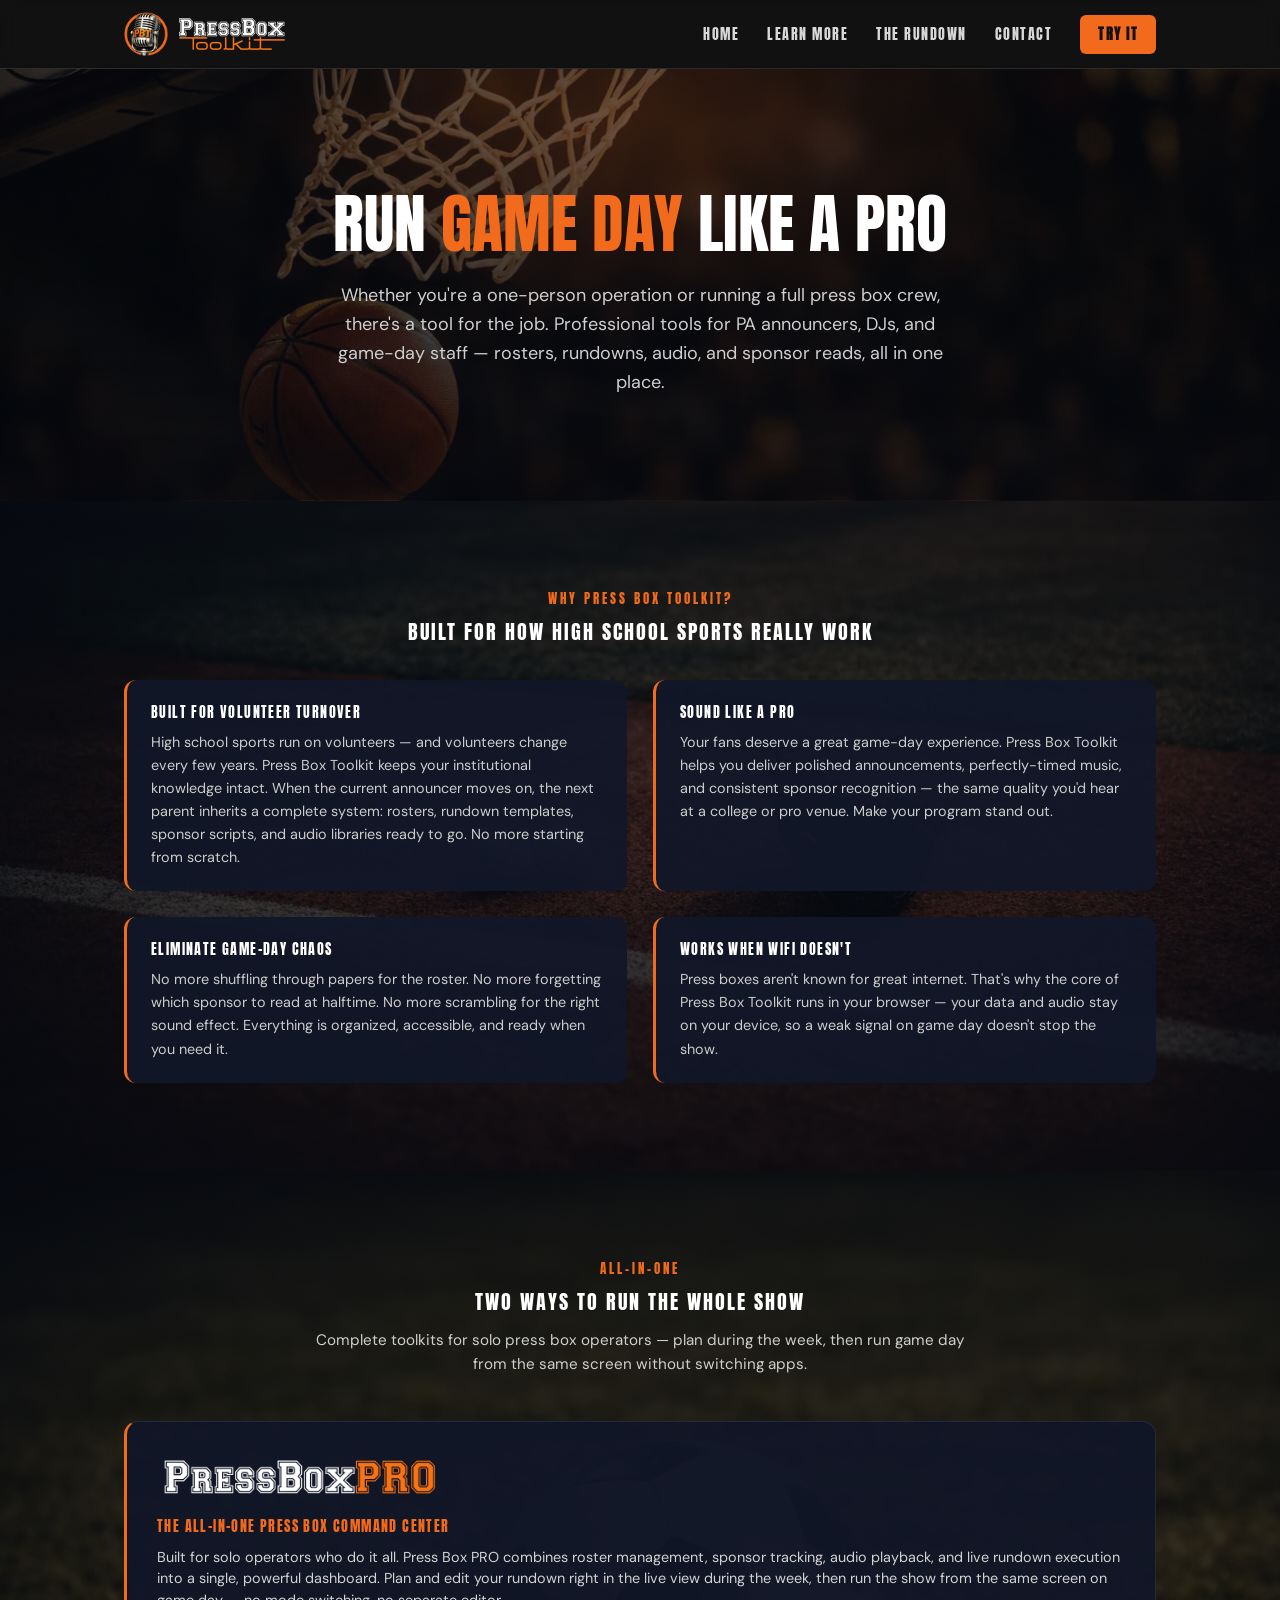
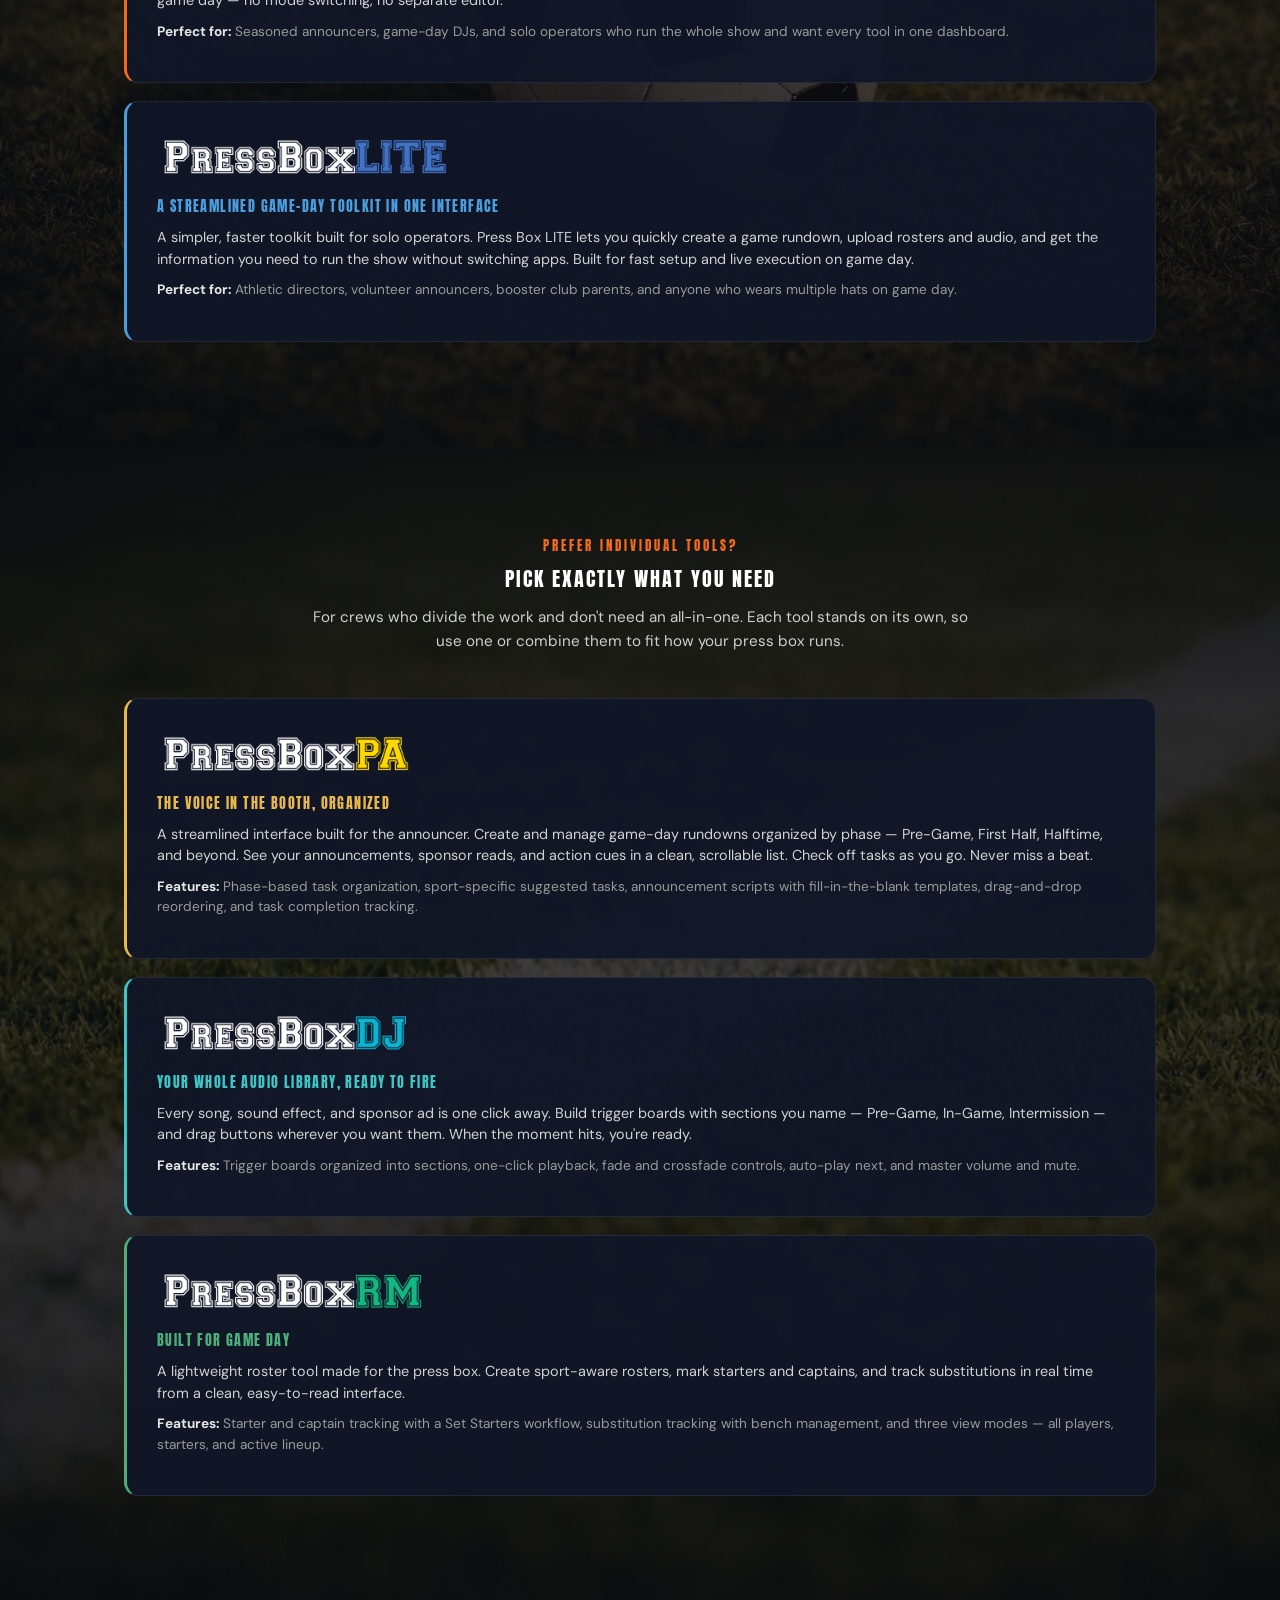
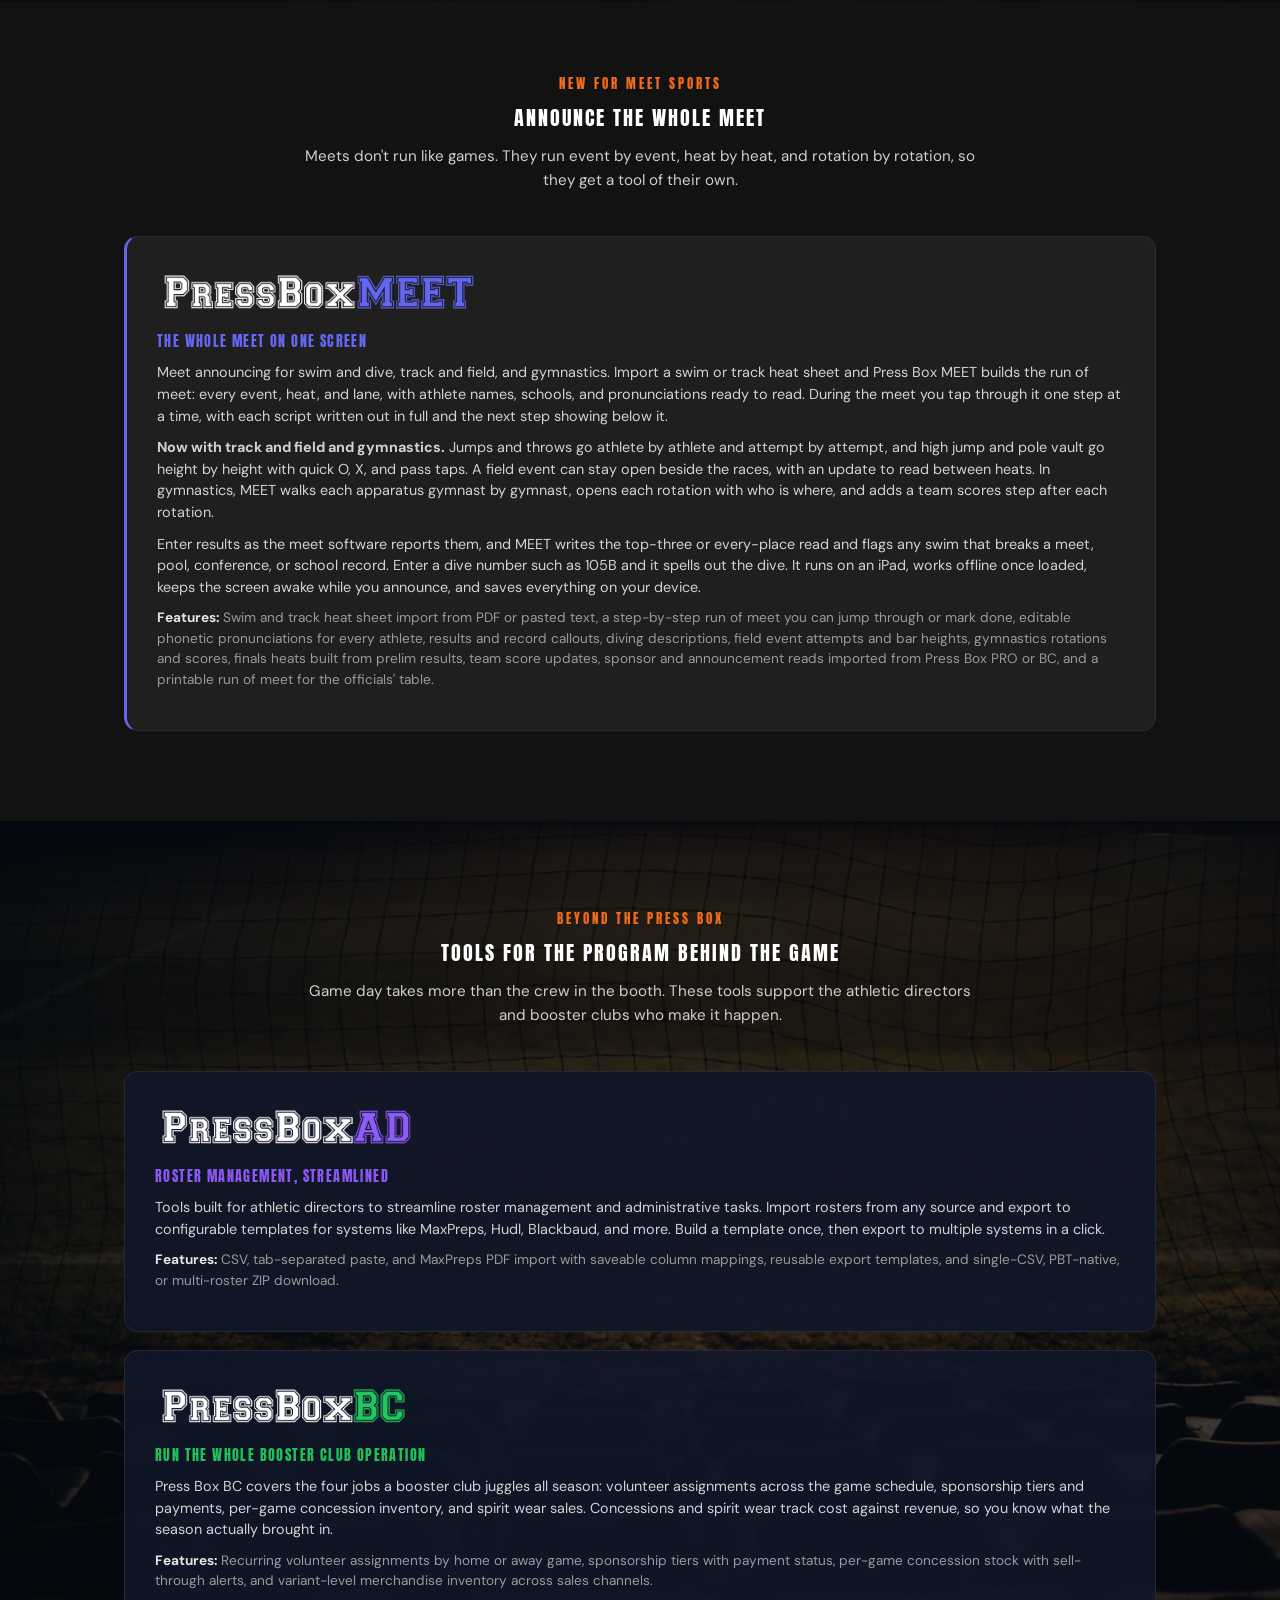
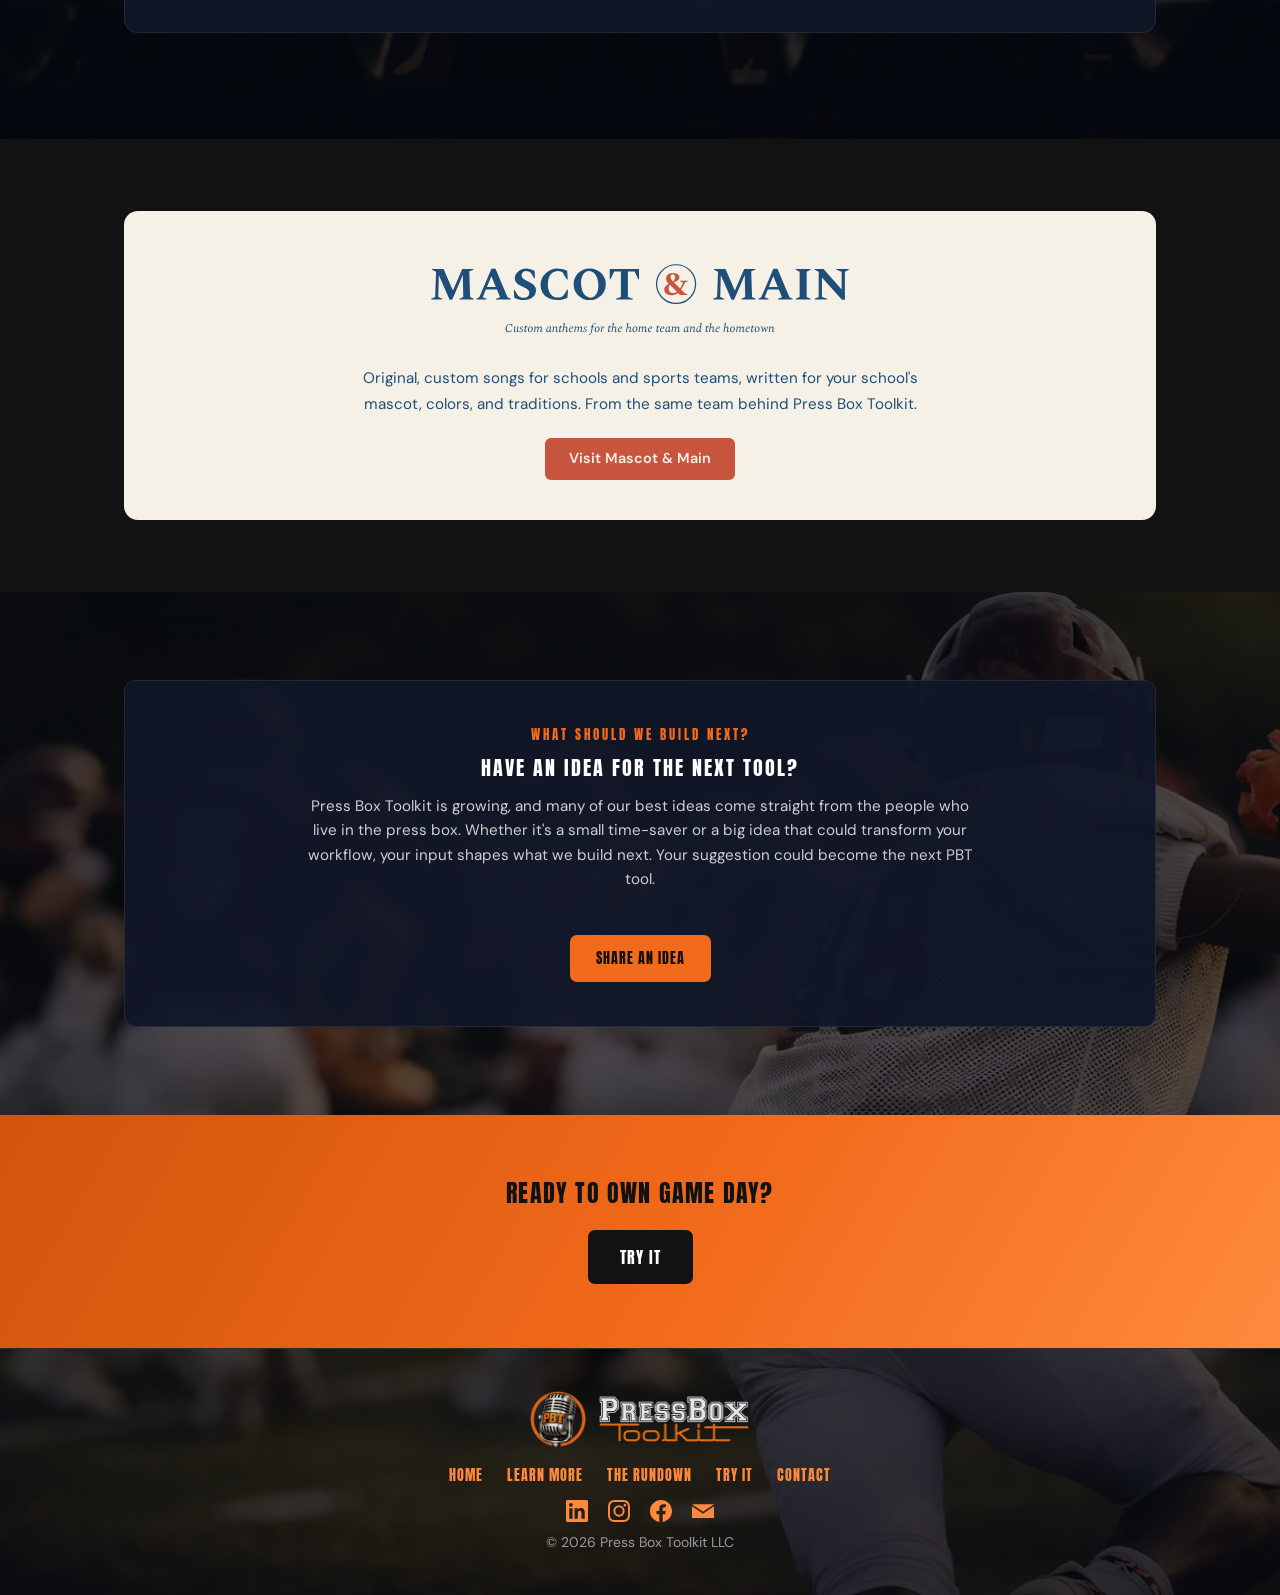
<file: details.html>
<!DOCTYPE html>
<html lang="en">
<head>
<meta charset="utf-8">
<meta name="viewport" content="width=device-width, initial-scale=1">
<title>Press Box Toolkit | Product Details &amp; Tools</title>
<meta name="description" content="Explore the Press Box Toolkit product family: Press Box PRO, LITE, and individual tools for PA and meet announcers, DJs, athletic directors, and booster clubs.">
<meta property="og:title" content="Press Box Toolkit | Product Details">
<meta property="og:description" content="Professional game-day tools for PA announcers, DJs, and game-day staff. Rosters, rundowns, audio, and sponsor reads — all in one place.">
<meta property="og:type" content="website">
<meta property="og:url" content="https://www.pressboxtoolkit.com/details.html">
<meta property="og:image" content="https://www.pressboxtoolkit.com/og-image.png">
<meta property="og:image:width" content="1200">
<meta property="og:image:height" content="630">
<meta property="og:image:alt" content="Press Box Toolkit logo">
<meta name="twitter:card" content="summary_large_image">
<meta name="twitter:image" content="https://www.pressboxtoolkit.com/og-image.png">
<link rel="canonical" href="https://www.pressboxtoolkit.com/details.html">
<link rel="icon" href="public/PBT-favicon.png">
<link rel="preload" as="image" href="images/basketball.webp" type="image/webp">
<script type="application/ld+json">
{
  "@context": "https://schema.org",
  "@type": "ItemList",
  "name": "Press Box Toolkit product family",
  "itemListElement": [
    {"@type": "ListItem", "position": 1, "item": {"@type": "SoftwareApplication", "name": "Press Box PRO", "applicationCategory": "BusinessApplication", "operatingSystem": "Web browser", "url": "https://app.pressboxtoolkit.com", "description": "The all-in-one press box command center: roster management, sponsor tracking, audio playback, and live rundown execution in a single dashboard."}},
    {"@type": "ListItem", "position": 2, "item": {"@type": "SoftwareApplication", "name": "Press Box LITE", "applicationCategory": "BusinessApplication", "operatingSystem": "Web browser", "url": "https://app.pressboxtoolkit.com", "description": "A streamlined game-day toolkit for fast setup: game rundowns, rosters, and audio in one simple interface. Perfect for athletic directors, volunteer announcers, and booster club parents."}},
    {"@type": "ListItem", "position": 3, "item": {"@type": "SoftwareApplication", "name": "Press Box PA", "applicationCategory": "BusinessApplication", "operatingSystem": "Web browser", "url": "https://app.pressboxtoolkit.com", "description": "PA announcer rundowns organized by game phase, with sport-specific suggested tasks, announcement scripts, sponsor reads, and task completion tracking."}},
    {"@type": "ListItem", "position": 4, "item": {"@type": "SoftwareApplication", "name": "Press Box DJ", "applicationCategory": "BusinessApplication", "operatingSystem": "Web browser", "url": "https://app.pressboxtoolkit.com", "description": "Game-day audio trigger boards organized into sections, with one-click playback, fade and crossfade controls, auto-play next, and master volume control."}},
    {"@type": "ListItem", "position": 5, "item": {"@type": "SoftwareApplication", "name": "Press Box RM", "applicationCategory": "BusinessApplication", "operatingSystem": "Web browser", "url": "https://app.pressboxtoolkit.com", "description": "Lightweight roster management with starter and captain tracking, substitution tracking, and multiple lineup views."}},
    {"@type": "ListItem", "position": 6, "item": {"@type": "SoftwareApplication", "name": "Press Box AD", "applicationCategory": "BusinessApplication", "operatingSystem": "Web browser", "url": "https://app.pressboxtoolkit.com", "description": "Athletic director tools for roster import and configurable exports to systems like MaxPreps, Hudl, and Blackbaud."}},
    {"@type": "ListItem", "position": 7, "item": {"@type": "SoftwareApplication", "name": "Press Box BC", "applicationCategory": "BusinessApplication", "operatingSystem": "Web browser", "url": "https://app.pressboxtoolkit.com", "description": "Booster club operations: volunteer task assignment with game schedules and recurring assignments, sponsorship tiers with payment tracking, per-game concession inventory with profit tracking, and merchandise sales with variant-level stock."}},
    {"@type": "ListItem", "position": 8, "item": {"@type": "SoftwareApplication", "name": "Press Box MEET", "applicationCategory": "BusinessApplication", "operatingSystem": "Web browser", "url": "https://app.pressboxtoolkit.com", "description": "Meet announcing for swim and dive, track and field, and gymnastics: heat sheet import, a step-by-step run of meet with full scripts, athlete pronunciations, results and record callouts, diving descriptions, field event attempts, and gymnastics rotations."}}
  ]
}
</script>
<link rel="stylesheet" href="styles.css">
</head>
<body>

<!-- NAV -->
<header class="nav">
  <div class="wrap nav-inner">
    <a class="brand" href="index.html"><img class="nav-mic" src="images/pbt-mic.webp" alt=""><img class="nav-logo" src="PBT-logo-white-nav.png" alt="Press Box Toolkit"></a>
    <button class="nav-toggle" aria-label="Menu" onclick="document.getElementById('navlinks').classList.toggle('open')">☰</button>
    <nav class="nav-links" id="navlinks">
      <a href="index.html">Home</a>
      <a href="details.html">Learn More</a>
      <a href="rundown/">The Rundown</a>
      <a href="index.html#contact">Contact</a>
      <a class="cta" href="https://app.pressboxtoolkit.com">Try It</a>
    </nav>
  </div>
</header>

<!-- HERO -->
<section class="hero photo-bg photo-hero-details">
  <h1>Run <span class="accent">game day</span> like a pro</h1>
  <p class="sub">Whether you're a one-person operation or running a full press box crew, there's a tool for the job. Professional tools for PA announcers, DJs, and game-day staff — rosters, rundowns, audio, and sponsor reads, all in one place.</p>
</section>

<!-- WHY PBT -->
<section class="section alt photo-bg photo-why-details">
  <div class="wrap">
    <p class="eyebrow">Why Press Box Toolkit?</p>
    <h2>Built for how high school sports really work</h2>
    <div class="why" style="margin-top:36px">
      <div class="item">
        <h3>Built for volunteer turnover</h3>
        <p>High school sports run on volunteers — and volunteers change every few years. Press Box Toolkit keeps your institutional knowledge intact. When the current announcer moves on, the next parent inherits a complete system: rosters, rundown templates, sponsor scripts, and audio libraries ready to go. No more starting from scratch.</p>
      </div>
      <div class="item">
        <h3>Sound like a pro</h3>
        <p>Your fans deserve a great game-day experience. Press Box Toolkit helps you deliver polished announcements, perfectly-timed music, and consistent sponsor recognition — the same quality you'd hear at a college or pro venue. Make your program stand out.</p>
      </div>
      <div class="item">
        <h3>Eliminate game-day chaos</h3>
        <p>No more shuffling through papers for the roster. No more forgetting which sponsor to read at halftime. No more scrambling for the right sound effect. Everything is organized, accessible, and ready when you need it.</p>
      </div>
      <div class="item">
        <h3>Works when WiFi doesn't</h3>
        <p>Press boxes aren't known for great internet. That's why the core of Press Box Toolkit runs in your browser — your data and audio stay on your device, so a weak signal on game day doesn't stop the show.</p>
      </div>
    </div>
  </div>
</section>

<!-- ALL-IN-ONE PRODUCTS -->
<section class="section alt photo-bg photo-allinone-details">
  <div class="wrap">
    <p class="eyebrow">All-in-one</p>
    <h2>Two ways to run the whole show</h2>
    <p class="lede">Complete toolkits for solo press box operators — plan during the week, then run game day from the same screen without switching apps.</p>

    <div class="product">
      <img class="product-logo" src="public/PBPRO-white-hires.png" alt="Press Box PRO">
      <h3 class="c-pro">The all-in-one press box command center</h3>
      <p>Built for solo operators who do it all. Press Box PRO combines roster management, sponsor tracking, audio playback, and live rundown execution into a single, powerful dashboard. Plan and edit your rundown right in the live view during the week, then run the show from the same screen on game day — no mode switching, no separate editor.</p>
      <p class="feat"><strong>Perfect for:</strong> Seasoned announcers, game-day DJs, and solo operators who run the whole show and want every tool in one dashboard.</p>
    </div>

    <div class="product">
      <img class="product-logo" src="public/PBLITE-white-hires.png" alt="Press Box LITE">
      <h3 class="c-lite">A streamlined game-day toolkit in one interface</h3>
      <p>A simpler, faster toolkit built for solo operators. Press Box LITE lets you quickly create a game rundown, upload rosters and audio, and get the information you need to run the show without switching apps. Built for fast setup and live execution on game day.</p>
      <p class="feat"><strong>Perfect for:</strong> Athletic directors, volunteer announcers, booster club parents, and anyone who wears multiple hats on game day.</p>
    </div>
  </div>
</section>

<!-- INDIVIDUAL TOOLS -->
<section class="section photo-bg photo-tools-details">
  <div class="wrap">
    <p class="eyebrow">Prefer individual tools?</p>
    <h2>Pick exactly what you need</h2>
    <p class="lede">For crews who divide the work and don't need an all-in-one. Each tool stands on its own, so use one or combine them to fit how your press box runs.</p>

    <div class="product">
      <img class="product-logo" src="public/PBPA-white-hires.png" alt="Press Box PA — PA Announcer Rundown">
      <h3 class="c-pa">The voice in the booth, organized</h3>
      <p>A streamlined interface built for the announcer. Create and manage game-day rundowns organized by phase — Pre-Game, First Half, Halftime, and beyond. See your announcements, sponsor reads, and action cues in a clean, scrollable list. Check off tasks as you go. Never miss a beat.</p>
      <p class="feat"><strong>Features:</strong> Phase-based task organization, sport-specific suggested tasks, announcement scripts with fill-in-the-blank templates, drag-and-drop reordering, and task completion tracking.</p>
    </div>

    <div class="product">
      <img class="product-logo" src="public/PBDJ-white-hires.png" alt="Press Box DJ — Game-Day Audio">
      <h3 class="c-dj">Your whole audio library, ready to fire</h3>
      <p>Every song, sound effect, and sponsor ad is one click away. Build trigger boards with sections you name — Pre-Game, In-Game, Intermission — and drag buttons wherever you want them. When the moment hits, you're ready.</p>
      <p class="feat"><strong>Features:</strong> Trigger boards organized into sections, one-click playback, fade and crossfade controls, auto-play next, and master volume and mute.</p>
    </div>

    <div class="product">
      <img class="product-logo" src="public/PBRM-white-hires.png" alt="Press Box RM — Roster Management">
      <h3 class="c-rm">Built for game day</h3>
      <p>A lightweight roster tool made for the press box. Create sport-aware rosters, mark starters and captains, and track substitutions in real time from a clean, easy-to-read interface.</p>
      <p class="feat"><strong>Features:</strong> Starter and captain tracking with a Set Starters workflow, substitution tracking with bench management, and three view modes — all players, starters, and active lineup.</p>
    </div>
  </div>
</section>

<!-- MEET SPORTS -->
<section class="section" id="meet">
  <div class="wrap">
    <p class="eyebrow">New for meet sports</p>
    <h2>Announce the whole meet</h2>
    <p class="lede">Meets don't run like games. They run event by event, heat by heat, and rotation by rotation, so they get a tool of their own.</p>

    <div class="product">
      <img class="product-logo" src="public/PBMEET-white-hires.png" alt="Press Box MEET — Meet Announcing">
      <h3 class="c-meet">The whole meet on one screen</h3>
      <p>Meet announcing for swim and dive, track and field, and gymnastics. Import a swim or track heat sheet and Press Box MEET builds the run of meet: every event, heat, and lane, with athlete names, schools, and pronunciations ready to read. During the meet you tap through it one step at a time, with each script written out in full and the next step showing below it.</p>
      <p><strong>Now with track and field and gymnastics.</strong> Jumps and throws go athlete by athlete and attempt by attempt, and high jump and pole vault go height by height with quick O, X, and pass taps. A field event can stay open beside the races, with an update to read between heats. In gymnastics, MEET walks each apparatus gymnast by gymnast, opens each rotation with who is where, and adds a team scores step after each rotation.</p>
      <p>Enter results as the meet software reports them, and MEET writes the top-three or every-place read and flags any swim that breaks a meet, pool, conference, or school record. Enter a dive number such as 105B and it spells out the dive. It runs on an iPad, works offline once loaded, keeps the screen awake while you announce, and saves everything on your device.</p>
      <p class="feat"><strong>Features:</strong> Swim and track heat sheet import from PDF or pasted text, a step-by-step run of meet you can jump through or mark done, editable phonetic pronunciations for every athlete, results and record callouts, diving descriptions, field event attempts and bar heights, gymnastics rotations and scores, finals heats built from prelim results, team score updates, sponsor and announcement reads imported from Press Box PRO or BC, and a printable run of meet for the officials' table.</p>
    </div>
  </div>
</section>

<!-- BEYOND THE PRESS BOX -->
<section class="section alt photo-bg photo-beyond-details">
  <div class="wrap">
    <p class="eyebrow">Beyond the press box</p>
    <h2>Tools for the program behind the game</h2>
    <p class="lede">Game day takes more than the crew in the booth. These tools support the athletic directors and booster clubs who make it happen.</p>

    <div class="product">
      <img class="product-logo" src="public/PBAD-white-hires.png" alt="Press Box AD — Athletic Director Admin">
      <h3 class="c-ad">Roster management, streamlined</h3>
      <p>Tools built for athletic directors to streamline roster management and administrative tasks. Import rosters from any source and export to configurable templates for systems like MaxPreps, Hudl, Blackbaud, and more. Build a template once, then export to multiple systems in a click.</p>
      <p class="feat"><strong>Features:</strong> CSV, tab-separated paste, and MaxPreps PDF import with saveable column mappings, reusable export templates, and single-CSV, PBT-native, or multi-roster ZIP download.</p>
    </div>

    <div class="product">
      <img class="product-logo" src="public/PBBC-white-hires.png" alt="Press Box BC — Booster Club Tools">
      <h3 class="c-bc">Run the whole booster club operation</h3>
      <p>Press Box BC covers the four jobs a booster club juggles all season: volunteer assignments across the game schedule, sponsorship tiers and payments, per-game concession inventory, and spirit wear sales. Concessions and spirit wear track cost against revenue, so you know what the season actually brought in.</p>
      <p class="feat"><strong>Features:</strong> Recurring volunteer assignments by home or away game, sponsorship tiers with payment status, per-game concession stock with sell-through alerts, and variant-level merchandise inventory across sales channels.</p>
    </div>
  </div>
</section>

<!-- MASCOT & MAIN -->
<section class="section">
  <div class="wrap">
    <div class="mm-promo">
      <img class="mm-logo" src="public/mascot-and-main-primary.svg" alt="Mascot &amp; Main: custom anthems for the home team and the hometown">
      <p>Original, custom songs for schools and sports teams, written for your school's mascot, colors, and traditions. From the same team behind Press Box Toolkit.</p>
      <a class="mm-btn" href="https://www.mascotandmain.com/?utm_source=pressboxtoolkit&amp;utm_medium=site_card" target="_blank" rel="noopener noreferrer">Visit Mascot &amp; Main</a>
    </div>
  </div>
</section>

<!-- IDEAS / FEATURE SUGGESTIONS -->
<section class="section photo-bg photo-ideas-details has-foot">
  <div class="wrap panel">
    <p class="eyebrow">What should we build next?</p>
    <h2>Have an idea for the next tool?</h2>
    <p class="lede">Press Box Toolkit is growing, and many of our best ideas come straight from the people who live in the press box. Whether it's a small time-saver or a big idea that could transform your workflow, your input shapes what we build next. Your suggestion could become the next PBT tool.</p>
    <div style="text-align:center">
      <a class="btn btn-primary" href="mailto:info@pressboxtoolkit.com?subject=Press%20Box%20Toolkit%20feature%20idea">Share an Idea</a>
    </div>
  </div>

<!-- FINAL CTA BAND -->
<div class="cta-band">
  <h2>Ready to own game day?</h2>
  <a class="btn btn-dark" href="https://app.pressboxtoolkit.com">Try It</a>
</div>

<!-- FOOTER -->
<footer class="foot">
  <div class="wrap">
    <div class="foot-brand"><img class="foot-mic" src="images/pbt-mic.webp" alt=""><img class="foot-logo" src="PBT-logo-white-foot.png" alt="Press Box Toolkit"></div>
    <div class="links">
      <a href="index.html">Home</a>
      <a href="details.html">Learn More</a>
      <a href="rundown/">The Rundown</a>
      <a href="https://app.pressboxtoolkit.com">Try It</a>
      <a href="mailto:info@pressboxtoolkit.com">Contact</a>
    </div>
    <div class="social">
      <a href="https://www.linkedin.com/company/press-box-toolkit/" target="_blank" rel="noopener" aria-label="Press Box Toolkit on LinkedIn"><svg width="22" height="22" viewBox="0 0 24 24" fill="currentColor" aria-hidden="true" xmlns="http://www.w3.org/2000/svg"><path d="M20.447 20.452h-3.554v-5.569c0-1.328-.027-3.037-1.852-3.037-1.853 0-2.136 1.445-2.136 2.939v5.667H9.351V9h3.414v1.561h.046c.477-.9 1.637-1.85 3.37-1.85 3.601 0 4.267 2.37 4.267 5.455v6.286zM5.337 7.433a2.062 2.062 0 1 1 0-4.124 2.062 2.062 0 0 1 0 4.124zM7.119 20.452H3.555V9h3.564v11.452zM22.225 0H1.771C.792 0 0 .774 0 1.729v20.542C0 23.227.792 24 1.771 24h20.451C23.2 24 24 23.227 24 22.271V1.729C24 .774 23.2 0 22.222 0h.003z"/></svg></a>
      <a href="https://www.instagram.com/pressboxtoolkit/" target="_blank" rel="noopener" aria-label="Press Box Toolkit on Instagram"><svg width="22" height="22" viewBox="0 0 24 24" fill="currentColor" aria-hidden="true" xmlns="http://www.w3.org/2000/svg"><path d="M12 2.163c3.204 0 3.584.012 4.85.07 3.252.148 4.771 1.691 4.919 4.919.058 1.265.069 1.645.069 4.849 0 3.205-.012 3.584-.069 4.849-.149 3.225-1.664 4.771-4.919 4.919-1.266.058-1.644.07-4.85.07-3.204 0-3.584-.012-4.849-.07-3.26-.149-4.771-1.699-4.919-4.92-.058-1.265-.07-1.644-.07-4.849 0-3.204.013-3.583.07-4.849.149-3.227 1.664-4.771 4.919-4.919 1.266-.057 1.645-.069 4.849-.069zm0-2.163c-3.259 0-3.667.014-4.947.072-4.358.2-6.78 2.618-6.98 6.98-.059 1.281-.073 1.689-.073 4.948 0 3.259.014 3.668.072 4.948.2 4.358 2.618 6.78 6.98 6.98 1.281.058 1.689.072 4.948.072 3.259 0 3.668-.014 4.948-.072 4.354-.2 6.782-2.618 6.979-6.98.059-1.28.073-1.689.073-4.948 0-3.259-.014-3.667-.072-4.947-.196-4.354-2.617-6.78-6.979-6.98-1.281-.059-1.69-.073-4.949-.073zm0 5.838a6.162 6.162 0 1 0 0 12.324 6.162 6.162 0 0 0 0-12.324zM12 16a4 4 0 1 1 0-8 4 4 0 0 1 0 8zm6.406-11.845a1.44 1.44 0 1 0 0 2.881 1.44 1.44 0 0 0 0-2.881z"/></svg></a>
      <a href="https://www.facebook.com/profile.php?id=61593398079838" target="_blank" rel="noopener" aria-label="Press Box Toolkit on Facebook"><svg width="22" height="22" viewBox="0 0 24 24" fill="currentColor" aria-hidden="true" xmlns="http://www.w3.org/2000/svg"><path d="M24 12.073c0-6.627-5.373-12-12-12s-12 5.373-12 12c0 5.99 4.388 10.954 10.125 11.854v-8.385H7.078v-3.47h3.047V9.43c0-3.007 1.792-4.669 4.533-4.669 1.312 0 2.686.235 2.686.235v2.953H15.83c-1.491 0-1.956.925-1.956 1.874v2.25h3.328l-.532 3.47h-2.796v8.385C19.612 23.027 24 18.062 24 12.073z"/></svg></a>
      <a href="mailto:info@pressboxtoolkit.com" aria-label="Email Press Box Toolkit"><svg width="22" height="22" viewBox="0 0 24 24" fill="currentColor" aria-hidden="true" xmlns="http://www.w3.org/2000/svg"><path d="M12 12.713L.015 4.5h23.97L12 12.713zM12 15.13L0 6.916V19.5h24V6.916L12 15.13z"/></svg></a>
    </div>
    <p class="small" style="margin-top:10px">© 2026 Press Box Toolkit LLC</p>
  </div>
</footer>
</section>

<!-- Lazy-load below-the-fold photo backgrounds (heroes load eagerly via CSS) -->
<script>
(function(){
  var els=document.querySelectorAll('.photo-bg:not(.hero)');
  function ready(el){el.classList.add('bg-ready')}
  if(!('IntersectionObserver' in window)){els.forEach(ready);return}
  var io=new IntersectionObserver(function(entries){
    entries.forEach(function(e){
      if(e.isIntersecting){ready(e.target);io.unobserve(e.target)}
    });
  },{rootMargin:'300px 0px'});
  els.forEach(function(el){io.observe(el)});
})();
</script>

<!-- Cloudflare Web Analytics --><script type='module' src='https://static.cloudflareinsights.com/beacon.min.js' data-cf-beacon='{"token": "b8021b3f15eb4852a999a859407222bf"}'></script><!-- End Cloudflare Web Analytics -->
</body>
</html>
</file>
<file: styles.css>
/* ===== Press Box Toolkit — landing site ===== */
@import url('https://fonts.googleapis.com/css2?family=Anton&family=DM+Sans:ital,opsz,wght@0,9..40,100..1000;1,9..40,100..1000&display=swap');
/* Brand video headline (Oswald) and controls (Barlow Semi Condensed), subset with text= to only the
   glyphs used: 'See game night through the press box window.' plus 'Sound on/off', 'Pause', 'Play'.
   Add any new characters here if that copy changes. */
@import url('https://fonts.googleapis.com/css2?family=Barlow+Semi+Condensed:wght@600&family=Oswald:wght@600&display=swap&text=%20.PSabdefghilmnoprstuwxy');

:root{
  --ink:#121212;
  --ink-soft:#1b1b1b;
  --ink-card:#1f1f1f;
  --orange:#F26A1B;
  --orange-deep:#D2540C;
  --orange-lt:#FF8A3D;
  --paper:#ffffff;
  --mute:#9a9a9a;
  --line:#2c2c2c;
  --disp:'Anton',system-ui,sans-serif;
  --body:'DM Sans',system-ui,-apple-system,sans-serif;
}

/* =====================================================================
   PHOTO BACKGROUNDS — swap image files here.
   Each variable maps one image to one section; the .photo-* rules in
   the "photo-backed sections" block below consume them.
   (football and empty-seats appear once per page; no repeats within a page)
   ===================================================================== */
:root{
  --photo-hero-home:     url('images/football.webp');    /* index: hero */
  --photo-what-home:     url('images/turf3.webp');       /* index: what it does + quick links */
  --photo-users-home:    url('images/turf4.webp');       /* index: where we are (user map) */
  --photo-contact-home:  url('images/empty-seats.webp'); /* index: contact */
  --photo-hero-details:  url('images/basketball.webp');  /* details: hero */
  --photo-why-details:   url('images/baseball.webp');    /* details: why PBT */
  --photo-allinone-details: url('images/turf1.webp');    /* details: all-in-one (PRO/LITE) */
  --photo-tools-details: url('images/turf2.webp');       /* details: individual tools */
  --photo-beyond-details: url('images/empty-seats.webp');/* details: beyond the press box */
  --photo-ideas-details: url('images/football.webp');    /* details: what should we build next */
  --shade:5,8,15;             /* rgb of the photo darkening overlay */
  --panel:rgba(18,23,40,.94); /* floating panel background over photos */
  /* per-app accent colors (details product cards) */
  --acc-lite:#4A9EDE;
  --acc-pro:#F26A1B;
  --acc-pa:#E8B84B;
  --acc-dj:#3EC6C6;
  --acc-meet:#6366f1;
  --acc-rm:#4CAF7A;
}

*{box-sizing:border-box;margin:0;padding:0}
html{scroll-behavior:smooth}
body{
  background:var(--ink);
  color:var(--paper);
  font-family:var(--body);
  font-size:16px;
  line-height:1.5;
  -webkit-font-smoothing:antialiased;
}
a{color:inherit;text-decoration:none}
img{max-width:100%;display:block}

.wrap{max-width:1080px;margin:0 auto;padding:0 24px}

/* ---- nav ---- */
.nav{
  position:sticky;top:0;z-index:50;
  background:rgba(18,18,18,.65);
  backdrop-filter:blur(8px);
  border-bottom:1px solid var(--line);
}
.nav-inner{display:flex;align-items:center;justify-content:space-between;height:68px}
.brand{display:flex;align-items:center;gap:10px}
.nav-mic{height:44px;width:44px}
.nav-logo{height:34px;width:auto}
.nav-links{display:flex;gap:28px;align-items:center}
.nav-links a{
  font-family:var(--disp);font-weight:400;font-size:.875rem;
  letter-spacing:1.5px;text-transform:uppercase;color:#d8d8d8;
  transition:color .15s;
}
.nav-links a:hover{color:var(--orange-lt)}
.nav-links a.cta{
  color:var(--ink);background:var(--orange);
  padding:9px 18px;border-radius:6px;font-weight:600;
}
.nav-links a.cta:hover{background:var(--orange-lt);color:var(--ink)}
.nav-toggle{display:none;background:none;border:0;color:var(--paper);font-size:26px;cursor:pointer}

/* ---- hero ---- */
.hero{
  position:relative;text-align:center;
  padding:96px 24px 84px;
  overflow:hidden;
}
.hero::before{
  content:"";position:absolute;left:50%;top:-160px;transform:translateX(-50%);
  width:760px;height:420px;border-radius:50%;
  background:radial-gradient(ellipse at center, rgba(242,106,27,.18), transparent 70%);
  pointer-events:none;
}
.hero-logo{height:120px;width:auto;margin:0 auto 28px;position:relative}
.hero-brand{display:flex;align-items:center;justify-content:center;gap:20px;margin:0 auto 28px;position:relative}
.hero-brand .hero-logo{margin:0;min-width:0}
.hero-mic{height:120px;width:120px;flex:none}
.hero h1{
  font-family:var(--disp);font-weight:400;
  font-size:clamp(2rem,6vw,4rem);line-height:1.1;
  text-transform:uppercase;position:relative;
}
.hero h1 .accent{color:var(--orange)}
.hero .sub{
  margin:22px auto 0;max-width:620px;color:#cfcfcf;
  font-size:1.125rem;line-height:1.6;position:relative;
}
.hero-cta{margin-top:34px;display:flex;gap:14px;justify-content:center;flex-wrap:wrap;position:relative}

.btn{
  font-family:var(--disp);font-weight:400;letter-spacing:1px;text-transform:uppercase;
  font-size:.875rem;padding:13px 26px;border-radius:7px;cursor:pointer;
  transition:transform .12s, background .15s;display:inline-block;
}
.btn-primary{background:var(--orange);color:var(--ink)}
.btn-primary:hover{background:var(--orange-lt);transform:translateY(-2px)}
.btn-ghost{border:1.5px solid var(--line);color:var(--paper)}
.btn-ghost:hover{border-color:var(--orange);color:var(--orange-lt)}

/* ---- brand video (home, below hero) ---- */
.brand-video{background:#0A0A0A;padding:72px 0 80px}
.brand-video h2{
  font-family:'Oswald',var(--disp);font-weight:600;text-align:center;
  font-size:clamp(1.5rem,3.6vw,2.375rem);line-height:1.15;margin-bottom:32px;
  text-wrap:balance;
}
.video-frame{
  position:relative;aspect-ratio:16/9;background:#000;overflow:hidden;
  border:1px solid rgba(255,255,255,.08);border-radius:12px;
  box-shadow:0 18px 48px rgba(0,0,0,.55);
}
.video-frame video{display:block;width:100%;height:100%;object-fit:cover}
.video-controls{position:absolute;right:14px;bottom:14px;display:flex;gap:8px}
.video-btn{
  font-family:'Barlow Semi Condensed',var(--body);font-weight:600;font-size:1rem;
  min-height:44px;padding:0 16px;border-radius:8px;cursor:pointer;
  border:1px solid rgba(255,255,255,.28);
  background:rgba(10,10,10,.72);color:var(--paper);
  transition:background .15s;
}
.video-btn:hover{background:rgba(10,10,10,.9)}
.video-sound{background:var(--orange);color:#0A0A0A;border-color:var(--orange)}
.video-sound:hover{background:var(--orange-lt)}
.video-btn:focus-visible,.video-play:focus-visible{outline:3px solid var(--paper);outline-offset:2px}
/* bottom-left so it never covers the logo and URL on the end-card poster */
.video-play{
  position:absolute;left:14px;bottom:14px;
  width:64px;height:64px;border-radius:50%;border:0;cursor:pointer;
  background:var(--orange);color:#0A0A0A;
  display:flex;align-items:center;justify-content:center;
  box-shadow:0 6px 24px rgba(0,0,0,.5);
}
.video-play[hidden],.video-controls[hidden]{display:none}
.video-play svg{margin-left:4px}
.video-play:hover{background:var(--orange-lt)}

/* ---- section scaffolding ---- */
.section{padding:72px 0}
/* background-color, not the `background` shorthand: the shorthand would reset
   background-size/repeat and beat .photo-bg's `cover` on .section.alt.photo-bg */
.section.alt{background-color:var(--ink-soft)}

/* ---- photo-backed sections ----
   Non-hero .photo-bg sections keep their flat background until the
   inline IntersectionObserver adds .bg-ready (heroes load eagerly).
   Every photo gets a base darkening layer plus a stronger gradient
   behind the text zone so copy never sits on raw photo. */
.photo-bg{background-size:cover;background-repeat:no-repeat;background-attachment:scroll}
.section.photo-bg{padding:88px 0}
/* sections that absorb the footer so the photo runs behind it */
.section.photo-bg.has-foot{padding-bottom:0}
.has-foot .foot{margin-top:88px}
.has-foot .cta-band{margin-top:88px}
.has-foot .cta-band + .foot{margin-top:0}
.hero.photo-bg{padding:120px 24px 104px}

/* index: hero — football under the lights */
.photo-hero-home{
  background-image:
    radial-gradient(ellipse 62% 58% at 50% 52%,rgba(var(--shade),.55),transparent 74%),
    linear-gradient(180deg,rgba(var(--shade),.66),rgba(var(--shade),.46) 45%,rgba(var(--shade),.8)),
    linear-gradient(rgba(var(--shade),.42),rgba(var(--shade),.42)),
    var(--photo-hero-home);
  background-position:center 28%;
}
/* index: what it does — turf T-line junction */
.photo-what-home.bg-ready{
  background-image:
    linear-gradient(180deg,rgba(var(--shade),.82),rgba(var(--shade),.58) 45%,rgba(var(--shade),.78)),
    linear-gradient(rgba(var(--shade),.45),rgba(var(--shade),.45)),
    var(--photo-what-home);
  background-position:center;
}
/* index: contact — empty stadium seats */
.photo-contact-home.bg-ready{
  background-image:
    linear-gradient(180deg,rgba(var(--shade),.6),rgba(var(--shade),.42) 45%,rgba(var(--shade),.72)),
    linear-gradient(rgba(var(--shade),.35),rgba(var(--shade),.35)),
    var(--photo-contact-home);
  background-position:center 65%;
}
/* index: where we are — turf close-up */
.photo-users-home.bg-ready{
  background-image:
    linear-gradient(180deg,rgba(var(--shade),.82),rgba(var(--shade),.6) 45%,rgba(var(--shade),.8)),
    linear-gradient(rgba(var(--shade),.45),rgba(var(--shade),.45)),
    var(--photo-users-home);
  background-position:center;
}
/* details: hero — basketball dropping through the net */
.photo-hero-details{
  background-image:
    radial-gradient(ellipse 62% 58% at 50% 52%,rgba(var(--shade),.5),transparent 74%),
    linear-gradient(180deg,rgba(var(--shade),.58),rgba(var(--shade),.42) 45%,rgba(var(--shade),.76)),
    linear-gradient(rgba(var(--shade),.36),rgba(var(--shade),.36)),
    var(--photo-hero-details);
  background-position:32% center;
}
/* details: individual tools — turf sideline */
.photo-tools-details.bg-ready{
  background-image:
    linear-gradient(180deg,rgba(var(--shade),.82),rgba(var(--shade),.58) 45%,rgba(var(--shade),.78)),
    linear-gradient(rgba(var(--shade),.45),rgba(var(--shade),.45)),
    var(--photo-tools-details);
  background-position:center;
}
/* details: all-in-one — soccer ball on grass */
.photo-allinone-details.bg-ready{
  background-image:
    linear-gradient(180deg,rgba(var(--shade),.8),rgba(var(--shade),.55) 45%,rgba(var(--shade),.78)),
    linear-gradient(rgba(var(--shade),.42),rgba(var(--shade),.42)),
    var(--photo-allinone-details);
  background-position:72% center;
}
/* details: beyond the press box — empty stadium seats */
.photo-beyond-details.bg-ready{
  background-image:
    linear-gradient(180deg,rgba(var(--shade),.76),rgba(var(--shade),.52) 45%,rgba(var(--shade),.74)),
    linear-gradient(rgba(var(--shade),.38),rgba(var(--shade),.38)),
    var(--photo-beyond-details);
  background-position:center 65%;
}
/* details: what should we build next — football under the lights */
.photo-ideas-details.bg-ready{
  background-image:
    linear-gradient(180deg,rgba(var(--shade),.62),rgba(var(--shade),.45) 45%,rgba(var(--shade),.72)),
    linear-gradient(rgba(var(--shade),.4),rgba(var(--shade),.4)),
    var(--photo-ideas-details);
  background-position:center 28%;
}
/* details: why PBT — glove and baseballs at dusk */
.photo-why-details.bg-ready{
  background-image:
    linear-gradient(180deg,rgba(var(--shade),.78),rgba(var(--shade),.5) 40%,rgba(var(--shade),.72)),
    linear-gradient(rgba(var(--shade),.4),rgba(var(--shade),.4)),
    var(--photo-why-details);
  background-position:center 60%;
}

/* floating panels over photos */
.photo-bg .card,
.photo-bg .product{background:var(--panel);border-color:rgba(255,255,255,.08)}
.photo-bg .feature-panel{background:var(--panel);border-color:rgba(255,255,255,.08)}
.photo-bg .why .item{
  background:var(--panel);border-radius:12px;
  padding:22px 24px;border-left:3px solid var(--orange);
}
.wrap.panel{
  background:var(--panel);border:1px solid rgba(255,255,255,.08);
  border-radius:12px;padding:44px 40px;
  width:calc(100% - 48px);max-width:1032px; /* aligns with cards inside a .wrap */
}
/* user map (home): tighter panel so the map fills the width */
.wrap.panel.map-panel{padding:28px 28px 20px}
.map-panel img{width:100%;height:auto;display:block}
.map-caption{
  text-align:center;color:var(--mute);font-size:.85rem;
  margin-top:16px;
}
.eyebrow{
  font-family:var(--disp);font-weight:400;letter-spacing:3px;text-transform:uppercase;
  color:var(--orange);font-size:13px;text-align:center;margin-bottom:12px;
}
.section h2{
  font-family:var(--disp);font-weight:400;text-align:center;text-transform:uppercase;
  font-size:1.25rem;letter-spacing:.1em;line-height:1.2;margin-bottom:14px;
}
.section .lede{text-align:center;color:#cfcfcf;max-width:680px;margin:0 auto 44px;font-size:.95rem;line-height:1.6}

/* ---- pillar / function cards ---- */
.cards{display:grid;grid-template-columns:repeat(2,1fr);gap:18px}
.card{
  background:var(--ink-card);border:1px solid var(--line);border-radius:12px;
  padding:26px;display:flex;gap:18px;align-items:flex-start;
}
.card .top-rule{height:4px;background:var(--orange);border-radius:3px;
  position:absolute;top:0;left:26px;right:26px}
.card-ic{width:54px;height:54px;flex:0 0 54px;object-fit:contain}
.card-arrow{width:54px;height:54px;flex:0 0 54px;display:flex;align-items:center;justify-content:center;
  font-family:var(--disp);font-size:42px;color:var(--orange);font-weight:400}
.card h3{font-family:var(--disp);font-weight:400;letter-spacing:.1em;text-transform:uppercase;
  font-size:.875rem;color:var(--orange);margin-bottom:6px}
.card p{color:#d2d2d2;font-size:.9rem;line-height:1.5}

/* single panel holding all four feature blurbs */
.feature-panel{
  background:var(--ink-card);border:1px solid var(--line);border-radius:12px;
  padding:16px;
}
.feature-panel .cards{gap:0}
.feature-panel .card{background:transparent;border:0;padding:18px 20px}

/* ---- three quick links (home) — styled as buttons ---- */
.trio{display:grid;grid-template-columns:repeat(3,1fr);gap:18px;margin-top:52px}
.trio .card{
  flex-direction:column;text-align:center;align-items:center;
  border:2px solid var(--orange);border-radius:10px;
  transition:transform .15s, background .15s, box-shadow .15s;
}
.trio .card:hover{
  transform:translateY(-4px);background:var(--orange);
  box-shadow:0 8px 24px rgba(242,106,27,.35);
}
.trio .card h3{color:var(--paper);transition:color .15s}
.trio .card p{transition:color .15s}
.trio .card .big{font-family:var(--disp);font-size:34px;color:var(--orange);font-weight:400;margin-bottom:6px;transition:color .15s}
.trio .card:hover h3,
.trio .card:hover p,
.trio .card:hover .big{color:var(--ink)}

/* ---- why pillars ---- */
.why{display:grid;grid-template-columns:repeat(2,1fr);gap:26px}
.why .item{border-left:3px solid var(--orange);padding:4px 0 4px 20px}
.why h3{font-family:var(--disp);font-weight:400;letter-spacing:.1em;text-transform:uppercase;
  font-size:.875rem;margin-bottom:8px}
.why p{color:#cccccc;font-size:.9rem;line-height:1.6}

/* ---- product family (details) ---- */
.product{
  background:var(--ink-card);border:1px solid var(--line);border-radius:14px;
  padding:30px;margin-bottom:18px;
}
.product .tag{font-family:var(--disp);font-weight:400;letter-spacing:2px;text-transform:uppercase;
  color:var(--orange);font-size:13px;margin-bottom:6px}
.product-logo{height:50px;width:auto;margin-bottom:14px}
.product h3{font-family:var(--disp);font-weight:400;font-size:.875rem;letter-spacing:.1em;text-transform:uppercase;margin-bottom:10px}

/* per-app brand colors (accent variables defined in the photo block) */
.c-pro{color:var(--acc-pro)}
.c-lite{color:var(--acc-lite)}
.c-pa{color:var(--acc-pa)}
.c-dj{color:var(--acc-dj)}
.c-meet{color:var(--acc-meet)}
.c-ad{color:#8858F0}
.c-rm{color:var(--acc-rm)}
.c-bc{color:#20C058}

/* thin per-app card accent (AD and BC stay neutral) */
.product:has(.c-pro){border-left:3px solid var(--acc-pro)}
.product:has(.c-lite){border-left:3px solid var(--acc-lite)}
.product:has(.c-pa){border-left:3px solid var(--acc-pa)}
.product:has(.c-dj){border-left:3px solid var(--acc-dj)}
.product:has(.c-meet){border-left:3px solid var(--acc-meet)}
.product:has(.c-rm){border-left:3px solid var(--acc-rm)}
.product p{color:#d2d2d2;font-size:.9rem;line-height:1.5;margin-bottom:10px}
.product .feat{color:var(--mute);font-size:.85rem}
.product .feat strong{color:#e6e6e6}

.subhead{font-family:var(--disp);font-weight:400;letter-spacing:2px;text-transform:uppercase;
  color:var(--mute);font-size:14px;text-align:center;margin:48px 0 22px}

/* ---- mascot & main promo ---- */
.mm-promo{
  background:#F6F1E7;border-radius:14px;padding:40px;margin:0 auto;
  display:flex;flex-direction:column;align-items:center;text-align:center;gap:20px;
}
.mm-logo{width:100%;max-width:440px;height:auto}
.mm-promo p{color:#1F4E79;font-size:.95rem;line-height:1.7;max-width:600px}
.mm-btn{
  display:inline-block;padding:10px 24px;background:#C8553D;color:#F6F1E7;
  border-radius:6px;font-weight:600;font-size:.9rem;transition:background .15s;
}
.mm-btn:hover{background:#B04A35}

/* ---- final cta band ---- */
.cta-band{
  text-align:center;padding:64px 24px;
  background:linear-gradient(120deg,var(--orange-deep),var(--orange) 55%,var(--orange-lt));
}
.cta-band h2{font-family:var(--disp);font-weight:400;color:var(--ink);text-transform:uppercase;
  font-size:1.5rem;letter-spacing:.05em;margin-bottom:22px}
.cta-band p{color:var(--ink);font-size:1rem;line-height:1.5;max-width:560px;margin:-10px auto 22px}
.cta-band .btn-dark{background:var(--ink);color:var(--paper);font-size:16px;padding:15px 32px}
.cta-band .btn-dark:hover{background:#000;transform:translateY(-2px)}

/* ---- The Rundown: newsletter archive (/rundown/) and editions (/rundown/YYYY-MM/) ---- */
.nav-links a[aria-current="page"]{color:var(--orange-lt)}
.photo-hero-rundown{
  background-image:
    radial-gradient(ellipse 62% 58% at 50% 52%,rgba(var(--shade),.55),transparent 74%),
    linear-gradient(180deg,rgba(var(--shade),.62),rgba(var(--shade),.44) 45%,rgba(var(--shade),.8)),
    linear-gradient(rgba(var(--shade),.4),rgba(var(--shade),.4)),
    url('images/empty-seats.webp');
  background-position:center 65%;
}
.hero .masthead{
  font-family:var(--disp);font-weight:400;text-transform:uppercase;letter-spacing:3px;
  color:var(--orange);font-size:.9rem;margin-bottom:16px;position:relative;
}
.hero.edition-hero{padding:80px 24px 48px}
.hero.edition-hero h1{font-size:clamp(2rem,5vw,3.25rem);max-width:820px;margin:0 auto;text-wrap:balance}
.hero .meta{color:var(--mute);font-size:.9rem;margin-top:18px;position:relative}

/* edition list (archive page) */
.editions{display:grid;grid-template-columns:repeat(3,1fr);gap:18px}
.edition-card{
  background:var(--ink-card);border:1px solid var(--line);border-radius:12px;overflow:hidden;
  display:flex;flex-direction:column;transition:transform .15s,border-color .15s;
}
.edition-card:hover{transform:translateY(-4px);border-color:var(--orange)}
.edition-card img{width:100%;height:auto;aspect-ratio:16/10;object-fit:cover}
.edition-card .body{padding:20px 22px 24px;display:flex;flex-direction:column;flex:1}
.edition-card .date{flex:none;font-family:var(--disp);letter-spacing:2px;text-transform:uppercase;color:var(--orange);font-size:13px;margin-bottom:6px}
.edition-card h2{font-family:var(--disp);font-weight:400;text-transform:uppercase;letter-spacing:.06em;
  font-size:1.125rem;line-height:1.25;margin-bottom:10px;text-align:left}
.edition-card p{color:#cfcfcf;font-size:.9rem;line-height:1.55;flex:1}
.edition-card .more{font-family:var(--disp);letter-spacing:1px;text-transform:uppercase;font-size:.85rem;color:var(--orange-lt);margin-top:16px}

/* edition article */
.article{max-width:740px;margin:0 auto;padding:8px 24px 72px}
.article > :first-child{margin-top:0}
.article h2{
  font-family:var(--disp);font-weight:400;text-transform:uppercase;letter-spacing:.06em;
  font-size:1.6rem;line-height:1.2;margin:60px 0 18px;padding-top:28px;border-top:1px solid var(--line);
  scroll-margin-top:88px;
}
.article h3{
  font-family:var(--disp);font-weight:400;text-transform:uppercase;letter-spacing:.08em;
  color:var(--orange);font-size:1.1rem;line-height:1.3;margin:36px 0 12px;scroll-margin-top:88px;
}
.article p{color:#d6d6d6;font-size:1.0625rem;line-height:1.75;margin-bottom:18px}
.article p.intro{font-size:1.2rem;color:#e6e6e6}
.article strong{color:var(--paper)}
.article a{color:var(--orange-lt);text-decoration:underline;text-underline-offset:3px}
.article a:hover{color:var(--paper)}
.article code{font-size:.92em;background:#262626;border:1px solid var(--line);border-radius:4px;padding:1px 6px;color:#f0f0f0}
.article ul{list-style:none;margin:0 0 22px}
.article li{position:relative;padding-left:24px;margin-bottom:12px;color:#d6d6d6;font-size:1.0625rem;line-height:1.7}
.article li::before{content:"";position:absolute;left:4px;top:.68em;width:8px;height:8px;border-radius:2px;background:var(--orange)}
.article figure{margin:30px 0}
.article figure img{width:100%;height:auto;border-radius:10px;border:1px solid rgba(255,255,255,.08)}
.article figure.narrow{max-width:420px;margin-left:auto;margin-right:auto}
.article figure.pair{display:grid;grid-template-columns:1fr 1fr;gap:14px;align-items:start}
.article figure.pair figcaption{grid-column:1/-1}
.article figcaption{color:var(--mute);font-size:.875rem;line-height:1.5;margin-top:10px;text-align:center}
.callout{
  background:var(--ink-card);border:1px solid var(--line);border-left:3px solid var(--orange);
  border-radius:10px;padding:24px 26px 8px;margin:44px 0;
}
.article .callout h2{margin:0 0 12px;padding:0;border:0;font-size:1.2rem;color:var(--orange)}
.stats{display:grid;grid-template-columns:1fr 1fr;gap:14px;margin:6px 0 26px}
.stat{background:var(--ink-card);border:1px solid var(--line);border-radius:10px;padding:20px 22px}
.stat .num{font-family:var(--disp);color:var(--orange);font-size:2.4rem;line-height:1.05}
.stat .label{color:#cfcfcf;font-size:.95rem;line-height:1.5;margin-top:6px}
.signoff{margin-top:44px}
.edition-nav{
  display:flex;justify-content:space-between;gap:16px;flex-wrap:wrap;
  border-top:1px solid var(--line);margin-top:52px;padding-top:24px;
}
.article .edition-nav a{
  font-family:var(--disp);letter-spacing:1px;text-transform:uppercase;font-size:.9rem;
  text-decoration:none;color:var(--orange-lt);
}
.article .edition-nav a:hover{color:var(--paper)}
.edition-nav .next{margin-left:auto;text-align:right}

/* ---- footer ---- */
.foot{border-top:1px solid var(--line);padding:42px 0;text-align:center}
.foot-logo{height:48px;margin:0 auto 18px;opacity:.9}
.foot-brand{display:flex;align-items:center;justify-content:center;gap:12px;margin:0 auto 18px}
.foot-brand .foot-logo{margin:0}
.foot-mic{height:56px;width:56px;opacity:.9}
.foot a{color:var(--orange-lt)}
.foot .links{display:flex;gap:24px;justify-content:center;flex-wrap:wrap;margin-bottom:14px;
  font-family:var(--disp);letter-spacing:1px;text-transform:uppercase;font-size:14px}
.foot .small{color:var(--mute);font-size:14px}
.foot .social{display:flex;gap:20px;justify-content:center;margin:2px 0 4px}
.foot .social a{color:var(--orange-lt);display:inline-flex}
.foot .social a:hover{color:#fff}
.foot .social svg{width:22px;height:22px}

/* ---- responsive ---- */
@media(max-width:780px){
  .nav-links{
    position:absolute;top:68px;left:0;right:0;flex-direction:column;gap:0;
    background:var(--ink);border-bottom:1px solid var(--line);
    max-height:0;overflow:hidden;transition:max-height .25s ease;
  }
  .nav-links.open{max-height:340px}
  .nav-links a{padding:16px 24px;width:100%;border-top:1px solid var(--line)}
  .nav-links a.cta{border-radius:0}
  .nav-toggle{display:block}
  .cards,.trio,.why,.editions{grid-template-columns:1fr}
  .hero.edition-hero{padding:56px 20px 36px}
  .article{padding:0 20px 56px}
  .article h2{font-size:1.35rem;margin-top:48px}
  .callout{padding:20px 20px 4px}
  .hero.photo-bg{padding:84px 20px 72px}
  .section.photo-bg{padding:60px 0}
  .wrap.panel{width:calc(100% - 48px);padding:32px 20px}
  .wrap.panel.map-panel{padding:16px 12px 14px}
  .photo-bg .product{padding:24px 20px}
  .photo-bg .why .item{padding:18px 18px 18px 20px}
  .brand-video{padding:56px 0 60px}
  .brand-video h2{margin-bottom:24px}
  .video-controls{right:10px;bottom:10px;gap:6px}
  .video-btn{min-height:40px;padding:0 12px;font-size:.9375rem}
  .video-play{left:10px;bottom:10px;width:48px;height:48px}
  .video-play svg{width:24px;height:24px}
}
@media(max-width:560px){
  .hero-brand{flex-direction:column;gap:14px}
  .hero-mic{height:96px;width:96px}
  .stats,.article figure.pair{grid-template-columns:1fr}
}

@media(prefers-reduced-motion:reduce){
  *{transition:none!important;scroll-behavior:auto!important}
}
</file>
